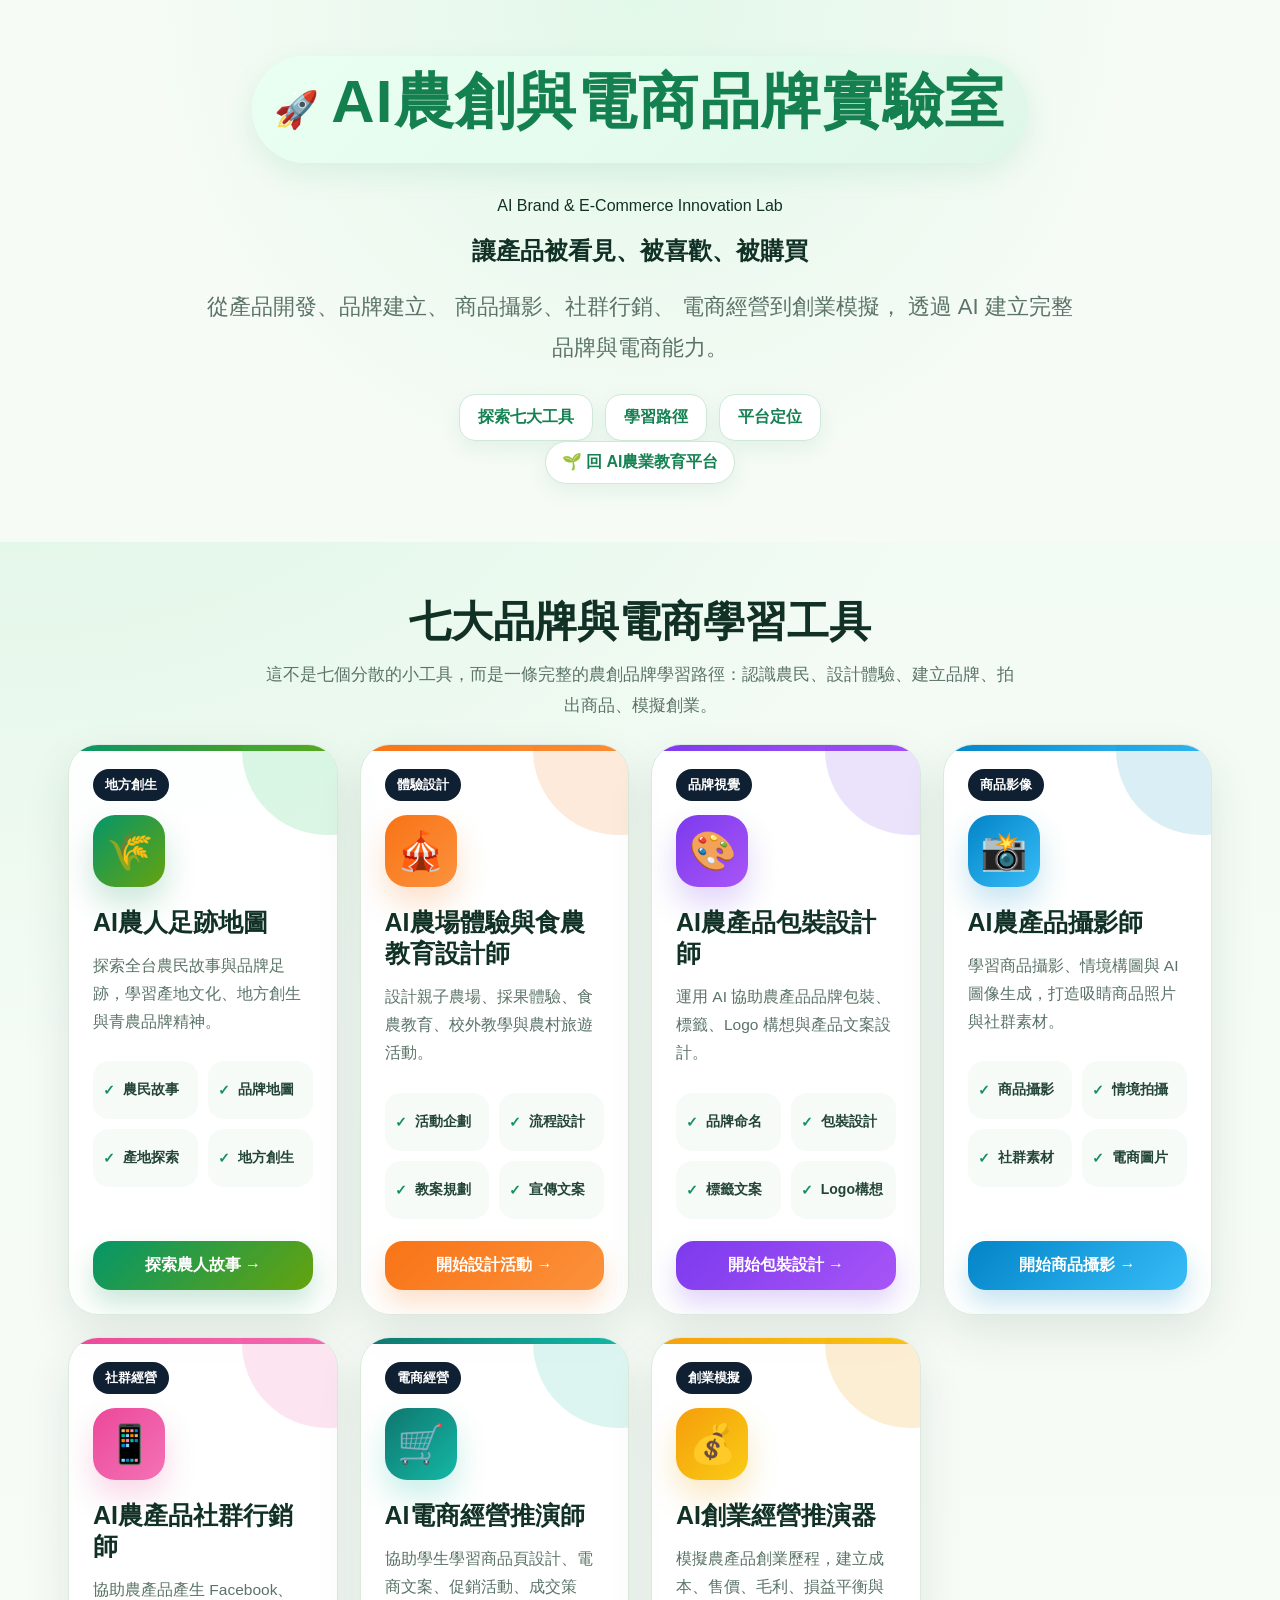
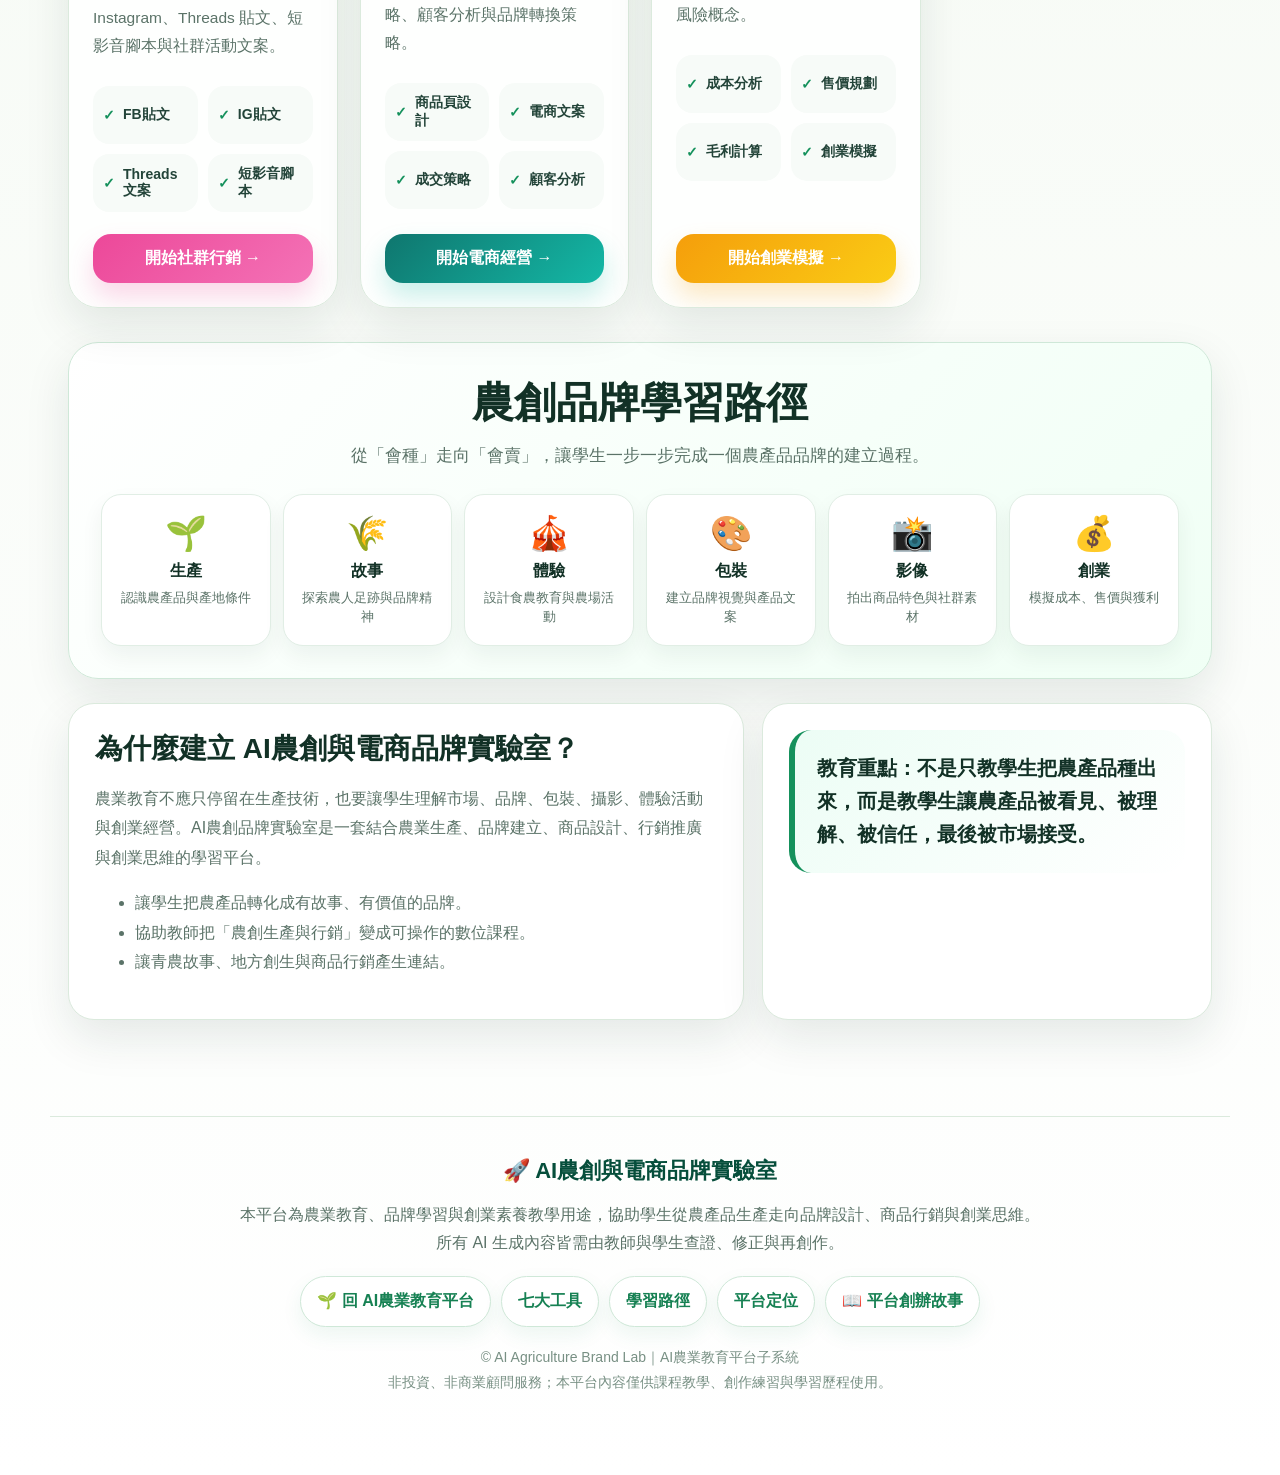
<file: index.html>
<!DOCTYPE html>
<html lang="zh-Hant">
<head>
  <meta charset="UTF-8" />
  <meta name="viewport" content="width=device-width, initial-scale=1.0" />
  <title>AI農創與電商品牌實驗室｜農創生產與行銷 AI 助理</title>
  <meta name="description" content="AI農創品牌實驗室，協助學生從農人故事、農場體驗、農產品包裝、商品攝影到創業模擬，完成農創品牌學習路徑。" />
  <style>
    :root{--bg:#f7fbf6;--card:#ffffff;--ink:#123126;--muted:#5b7368;--green:#15915c;--green2:#e5f8ec;--line:#dbeadd;--shadow:0 18px 45px rgba(18,49,38,.10)}
    *{box-sizing:border-box}body{margin:0;font-family:-apple-system,BlinkMacSystemFont,"Segoe UI","Noto Sans TC",Arial,sans-serif;color:var(--ink);background:radial-gradient(circle at top left,rgba(34,197,94,.14),transparent 32%),linear-gradient(180deg,#f0fbf3 0%,var(--bg) 48%,#fff 100%)}a{text-decoration:none;color:inherit}
    header{text-align:center;padding:56px 20px 40px;background:radial-gradient(circle at top,#e2f8e9 0%,#f7fbf6 64%)}
    .top-actions{max-width:1120px;margin:0 auto 18px;display:flex;justify-content:center;gap:10px;flex-wrap:wrap}.pill-btn{display:inline-flex;align-items:center;justify-content:center;gap:8px;padding:10px 16px;border-radius:999px;border:1px solid #cfe8d8;background:#fff;color:#168153;font-weight:800;box-shadow:0 8px 20px rgba(21,145,92,.08)}
    .brand-badge{display:inline-flex;align-items:center;gap:12px;padding:12px 22px;border-radius:999px;background:linear-gradient(135deg,#e9fff1,#dff7e9);color:#14804f;font-weight:900;margin-bottom:18px;box-shadow:0 10px 30px rgba(21,145,92,.10)}.brand-badge span{font-size:36px}
    h1{font-size:clamp(34px,6vw,60px);line-height:1.12;margin:0 0 16px;letter-spacing:.02em}.subtitle{max-width:880px;margin:0 auto;color:var(--muted);font-size:clamp(16px,2.4vw,22px);line-height:1.85}.hero-actions{display:flex;justify-content:center;flex-wrap:wrap;gap:12px;margin-top:26px}.hero-actions a{padding:12px 18px;border-radius:16px;background:#fff;color:#168153;border:1px solid #cfe8d8;font-weight:900;box-shadow:0 8px 20px rgba(21,145,92,.08)}
    main{max-width:1180px;margin:0 auto;padding:26px 18px 70px}.section-title{text-align:center;margin:26px 0 22px}.section-title h2{font-size:clamp(28px,4vw,42px);margin:0 0 10px}.section-title p{margin:0 auto;max-width:760px;color:var(--muted);line-height:1.8;font-size:17px}
    .cards{
           display:grid;
           grid-template-columns:repeat(4,1fr);
           gap:22px;
           align-items:stretch;
          }
    @media(max-width:1200px){
    .cards{grid-template-columns:repeat(3,1fr)}
          }
    @media(max-width:900px){
     .cards{grid-template-columns:repeat(2,1fr)}
          }

@media(max-width:680px){.cards{grid-template-columns:1fr}header{padding-top:38px}}
    .tool-card{position:relative;overflow:hidden;min-height:520px;border-radius:30px;background:rgba(255,255,255,.92);border:1px solid var(--line);box-shadow:var(--shadow);padding:24px;display:flex;flex-direction:column;transition:.25s ease}.tool-card:hover{transform:translateY(-5px);box-shadow:0 24px 55px rgba(18,49,38,.14)}.tool-card::before{content:"";position:absolute;top:0;left:0;right:0;height:6px;background:var(--accent)}.tool-card::after{content:"";position:absolute;width:170px;height:170px;right:-75px;top:-80px;border-radius:50%;background:var(--soft);z-index:0}.tool-content{position:relative;z-index:1;display:flex;flex-direction:column;height:100%}
    .icon{width:72px;height:72px;border-radius:22px;display:grid;place-items:center;font-size:38px;background:var(--accent);color:#fff;box-shadow:0 16px 30px var(--glow);margin-bottom:20px}.tag{display:inline-flex;align-self:flex-start;padding:7px 12px;border-radius:999px;background:#102033;color:white;font-weight:900;font-size:13px;margin-bottom:14px}.tool-card h3{font-size:25px;line-height:1.25;margin:0 0 14px}.tool-card p{color:var(--muted);line-height:1.8;margin:0 0 18px;font-size:15.5px}
    .features{display:grid;grid-template-columns:1fr 1fr;gap:10px;margin:8px 0 22px}.feature{min-height:58px;display:flex;align-items:center;gap:8px;padding:10px;border-radius:16px;background:#f7fbf8;color:#234439;font-weight:800;font-size:14px}.feature::before{content:"✓";color:var(--green);font-weight:900}.card-btn{margin-top:auto;display:flex;justify-content:center;align-items:center;gap:10px;padding:14px 16px;border-radius:18px;background:var(--accent);color:white;font-weight:900;box-shadow:0 14px 26px var(--glow)}
    .green{--accent:linear-gradient(135deg,#059669,#65a30d);--soft:rgba(34,197,94,.16);--glow:rgba(21,145,92,.22)}.orange{--accent:linear-gradient(135deg,#f97316,#fb923c);--soft:rgba(249,115,22,.15);--glow:rgba(249,115,22,.22)}.purple{--accent:linear-gradient(135deg,#7c3aed,#a855f7);--soft:rgba(124,58,237,.14);--glow:rgba(124,58,237,.22)}.blue{--accent:linear-gradient(135deg,#0284c7,#38bdf8);--soft:rgba(2,132,199,.14);--glow:rgba(2,132,199,.22)}
    .gold{--accent:linear-gradient(135deg,#f59e0b,#facc15);--soft:rgba(245,158,11,.18);--glow:rgba(245,158,11,.24)}

    .pink{
      --accent:linear-gradient(135deg,#ec4899,#f472b6);
      --soft:rgba(236,72,153,.14);
      --glow:rgba(236,72,153,.22);
    }
    .teal{
      --accent:linear-gradient(135deg,#0f766e,#14b8a6);
      --soft:rgba(20,184,166,.14);
      --glow:rgba(20,184,166,.22);
    }
    .coming-soon{
       opacity:.9;
    }
    .coming-soon .card-btn{
      background:#e5e7eb;
      color:#475569;
      box-shadow:none;
      cursor:not-allowed;
    }

    

    .learning-path{margin-top:34px;background:linear-gradient(135deg,#ffffff,#f0fff5);border:1px solid #cfe8d8;border-radius:30px;padding:32px;box-shadow:var(--shadow)}.path-grid{display:grid;grid-template-columns:repeat(6,1fr);gap:12px;margin-top:22px}@media(max-width:900px){.path-grid{grid-template-columns:1fr 1fr}}@media(max-width:520px){.path-grid{grid-template-columns:1fr}}.path-step{background:#fff;border:1px solid #e1eee5;border-radius:20px;padding:18px 14px;text-align:center;box-shadow:0 10px 22px rgba(18,49,38,.06)}.path-step .emoji{font-size:34px;margin-bottom:8px}.path-step strong{display:block;font-size:16px;margin-bottom:6px}.path-step span{font-size:13px;color:var(--muted);line-height:1.5}
    .why{margin-top:24px;display:grid;grid-template-columns:1.2fr .8fr;gap:18px}@media(max-width:900px){.why{grid-template-columns:1fr}}.why-card{background:#fff;border:1px solid var(--line);border-radius:26px;padding:26px;box-shadow:var(--shadow)}.why-card h2{margin:0 0 12px;font-size:28px}.why-card p,.why-card li{color:var(--muted);line-height:1.85}.quote{background:linear-gradient(135deg,#ecfdf5,#fff);border-left:6px solid var(--green);border-radius:22px;padding:22px;font-size:20px;line-height:1.65;font-weight:900}footer{text-align:center;padding:26px 16px 46px;color:var(--muted);line-height:1.8}
  </style>
</head>
<body>
  <header>
    
    <div class="brand-badge"><span>🚀</span><h1>AI農創與電商品牌實驗室</h1> </div>
      <p class="english-title">
         AI Brand & E-Commerce Innovation Lab
      </p>
    <h2>讓產品被看見、被喜歡、被購買</h2>
     <p class="subtitle">從產品開發、品牌建立、
                         商品攝影、社群行銷、
                         電商經營到創業模擬，

                         透過 AI 建立完整品牌與電商能力。</p>
    <div class="hero-actions"><a href="#tools">探索七大工具</a><a href="#path">學習路徑</a><a href="#why">平台定位</a></div>
    <div class="top-actions"><a class="pill-btn" href="https://r91628120.github.io/ai-agri-education/#home">🌱 回 AI農業教育平台</a></div>

  </header>
  <main>
    <section id="tools">
      <div class="section-title"><h2>七大品牌與電商學習工具</h2><p>這不是七個分散的小工具，而是一條完整的農創品牌學習路徑：認識農民、設計體驗、建立品牌、拍出商品、模擬創業。</p></div>
      <div class="cards">
        <article class="tool-card green"><div class="tool-content"><div class="tag">地方創生</div><div class="icon">🌾</div><h3>AI農人足跡地圖</h3><p>探索全台農民故事與品牌足跡，學習產地文化、地方創生與青農品牌精神。</p><div class="features"><div class="feature">農民故事</div><div class="feature">品牌地圖</div><div class="feature">產地探索</div><div class="feature">地方創生</div></div><a class="card-btn" href="map/">探索農人故事 →</a></div></article>
        <article class="tool-card orange"><div class="tool-content"><div class="tag">體驗設計</div><div class="icon">🎪</div><h3>AI農場體驗與食農教育設計師</h3><p>設計親子農場、採果體驗、食農教育、校外教學與農村旅遊活動。</p><div class="features"><div class="feature">活動企劃</div><div class="feature">流程設計</div><div class="feature">教案規劃</div><div class="feature">宣傳文案</div></div><a class="card-btn" href="farm-experience/">開始設計活動 →</a></div></article>
        <article class="tool-card purple"><div class="tool-content"><div class="tag">品牌視覺</div><div class="icon">🎨</div><h3>AI農產品包裝設計師</h3><p>運用 AI 協助農產品品牌包裝、標籤、Logo 構想與產品文案設計。</p><div class="features"><div class="feature">品牌命名</div><div class="feature">包裝設計</div><div class="feature">標籤文案</div><div class="feature">Logo構想</div></div><a class="card-btn" href="packaging-designer/">開始包裝設計 →</a></div></article>
        <article class="tool-card blue">
          <div class="tool-content">
           <div class="tag">商品影像</div>
            <div class="icon">📸</div>
              <h3>AI農產品攝影師</h3>
               <p>學習商品攝影、情境構圖與 AI 圖像生成，打造吸睛商品照片與社群素材。</p>

            <div class="features">
          <div class="feature">商品攝影</div>
        <div class="feature">情境拍攝</div>
      <div class="feature">社群素材</div>
      <div class="feature">電商圖片</div>
    </div>

    <a class="card-btn" href="product-photographer/">開始商品攝影 →</a>
  </div>
</article>
        
        <article class="tool-card pink">
           <div class="tool-content">
             <div class="tag">社群經營</div>
               <div class="icon">📱</div>
                 <h3>AI農產品社群行銷師</h3>
                   <p>協助農產品產生 Facebook、Instagram、Threads 貼文、短影音腳本與社群活動文案。</p>
            <div class="features">
             <div class="feature">FB貼文</div>
               <div class="feature">IG貼文</div>
               <div class="feature">Threads文案</div>
               <div class="feature">短影音腳本</div>
             </div>
            <a class="card-btn" href="social-media-marketer/">開始社群行銷 →</a>
           </div>
        </article>

        <article class="tool-card teal">
           <div class="tool-content">
              <div class="tag">電商經營</div>
              <div class="icon">🛒</div>
                <h3>AI電商經營推演師</h3>
                <p>協助學生學習商品頁設計、電商文案、促銷活動、成交策略、顧客分析與品牌轉換策略。</p>
                 <div class="features">
                 <div class="feature">商品頁設計</div>
                 <div class="feature">電商文案</div>
                 <div class="feature">成交策略</div>
              <div class="feature">顧客分析</div>
             </div>
                 <a class="card-btn" href="ecommerce-manager/">
                      開始電商經營 →
                 </a>
           </div>
        </article>
        
        <article class="tool-card gold"><div class="tool-content"><div class="tag">創業模擬</div><div class="icon">💰</div><h3>AI創業經營推演器</h3><p>模擬農產品創業歷程，建立成本、售價、毛利、損益平衡與風險概念。</p><div class="features"><div class="feature">成本分析</div><div class="feature">售價規劃</div><div class="feature">毛利計算</div><div class="feature">創業模擬</div></div><a class="card-btn" href="business-simulator/">開始創業模擬 →</a></div></article>
      </div>
    </section>
    <section class="learning-path" id="path"><div class="section-title" style="margin-top:0"><h2>農創品牌學習路徑</h2><p>從「會種」走向「會賣」，讓學生一步一步完成一個農產品品牌的建立過程。</p></div><div class="path-grid"><div class="path-step"><div class="emoji">🌱</div><strong>生產</strong><span>認識農產品與產地條件</span></div><div class="path-step"><div class="emoji">🌾</div><strong>故事</strong><span>探索農人足跡與品牌精神</span></div><div class="path-step"><div class="emoji">🎪</div><strong>體驗</strong><span>設計食農教育與農場活動</span></div><div class="path-step"><div class="emoji">🎨</div><strong>包裝</strong><span>建立品牌視覺與產品文案</span></div><div class="path-step"><div class="emoji">📸</div><strong>影像</strong><span>拍出商品特色與社群素材</span></div><div class="path-step"><div class="emoji">💰</div><strong>創業</strong><span>模擬成本、售價與獲利</span></div></div></section>
    <section class="why" id="why"><div class="why-card"><h2>為什麼建立 AI農創與電商品牌實驗室？</h2><p>農業教育不應只停留在生產技術，也要讓學生理解市場、品牌、包裝、攝影、體驗活動與創業經營。AI農創品牌實驗室是一套結合農業生產、品牌建立、商品設計、行銷推廣與創業思維的學習平台。</p><ul><li>讓學生把農產品轉化成有故事、有價值的品牌。</li><li>協助教師把「農創生產與行銷」變成可操作的數位課程。</li><li>讓青農故事、地方創生與商品行銷產生連結。</li></ul></div><div class="why-card"><div class="quote">教育重點：不是只教學生把農產品種出來，而是教學生讓農產品被看見、被理解、被信任，最後被市場接受。</div></div></section>
  </main>
  <footer>
  <div style="max-width:1180px;margin:0 auto;padding:34px 20px;border-top:1px solid #dbeadd;">
    <h3 style="margin:0 0 10px;color:#064e3b;font-size:22px;">
      🚀 AI農創與電商品牌實驗室
    </h3>

    <p style="margin:0 auto 18px;max-width:820px;color:#5b7368;line-height:1.8;">
      本平台為農業教育、品牌學習與創業素養教學用途，協助學生從農產品生產走向品牌設計、商品行銷與創業思維。
      所有 AI 生成內容皆需由教師與學生查證、修正與再創作。
    </p>

    <div style="display:flex;justify-content:center;gap:10px;flex-wrap:wrap;margin:18px 0;">
      <a class="pill-btn" href="https://r91628120.github.io/ai-agri-education/#home">🌱 回 AI農業教育平台</a>
      <a class="pill-btn" href="#tools">七大工具</a>
      <a class="pill-btn" href="#path">學習路徑</a>
      <a class="pill-btn" href="#why">平台定位</a>
      <a class="pill-btn" href="https://r91628120.github.io/ai-agri-education/founder.html" >
             📖 平台創辦故事
      </a>
    </div>

    <p style="margin:18px 0 0;color:#789084;font-size:14px;line-height:1.8;">
      © AI Agriculture Brand Lab｜AI農業教育平台子系統<br>
      非投資、非商業顧問服務；本平台內容僅供課程教學、創作練習與學習歷程使用。
    </p>
  </div>
</footer>
</body>
</html>
</file>
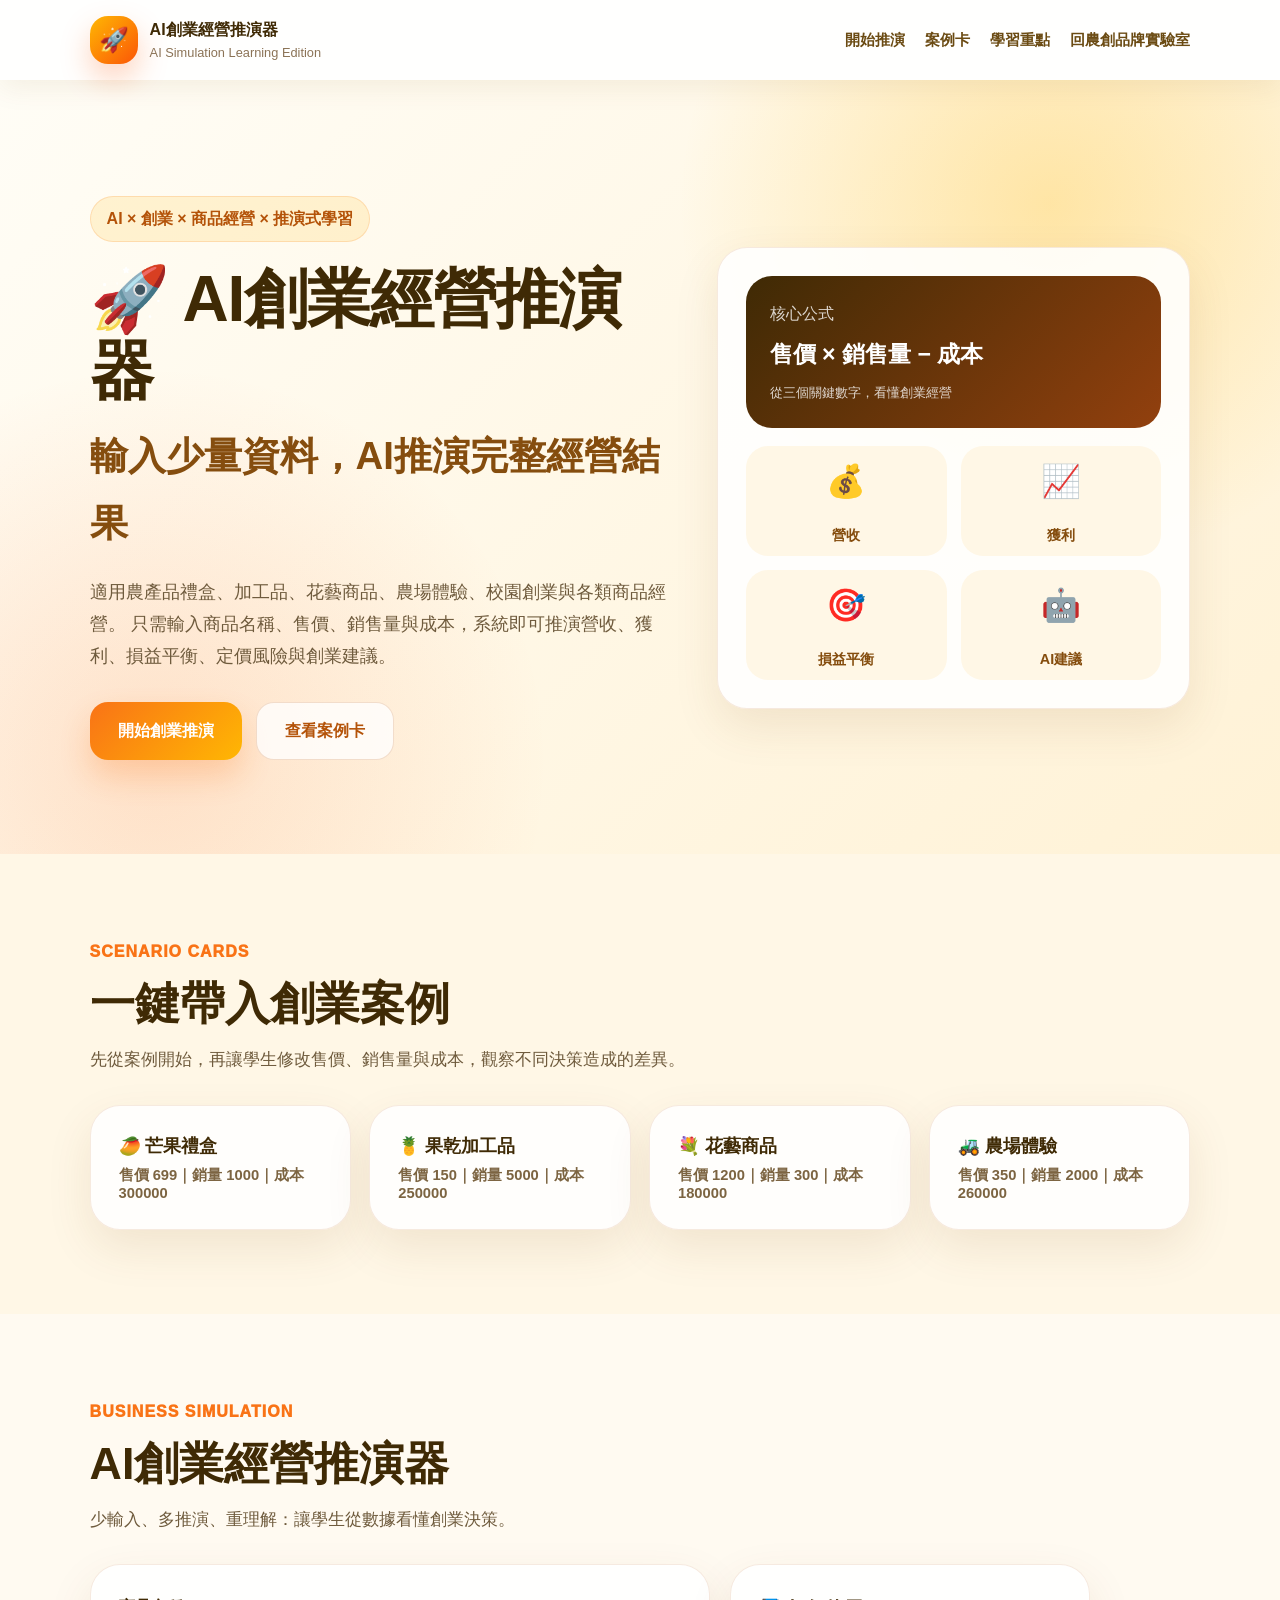
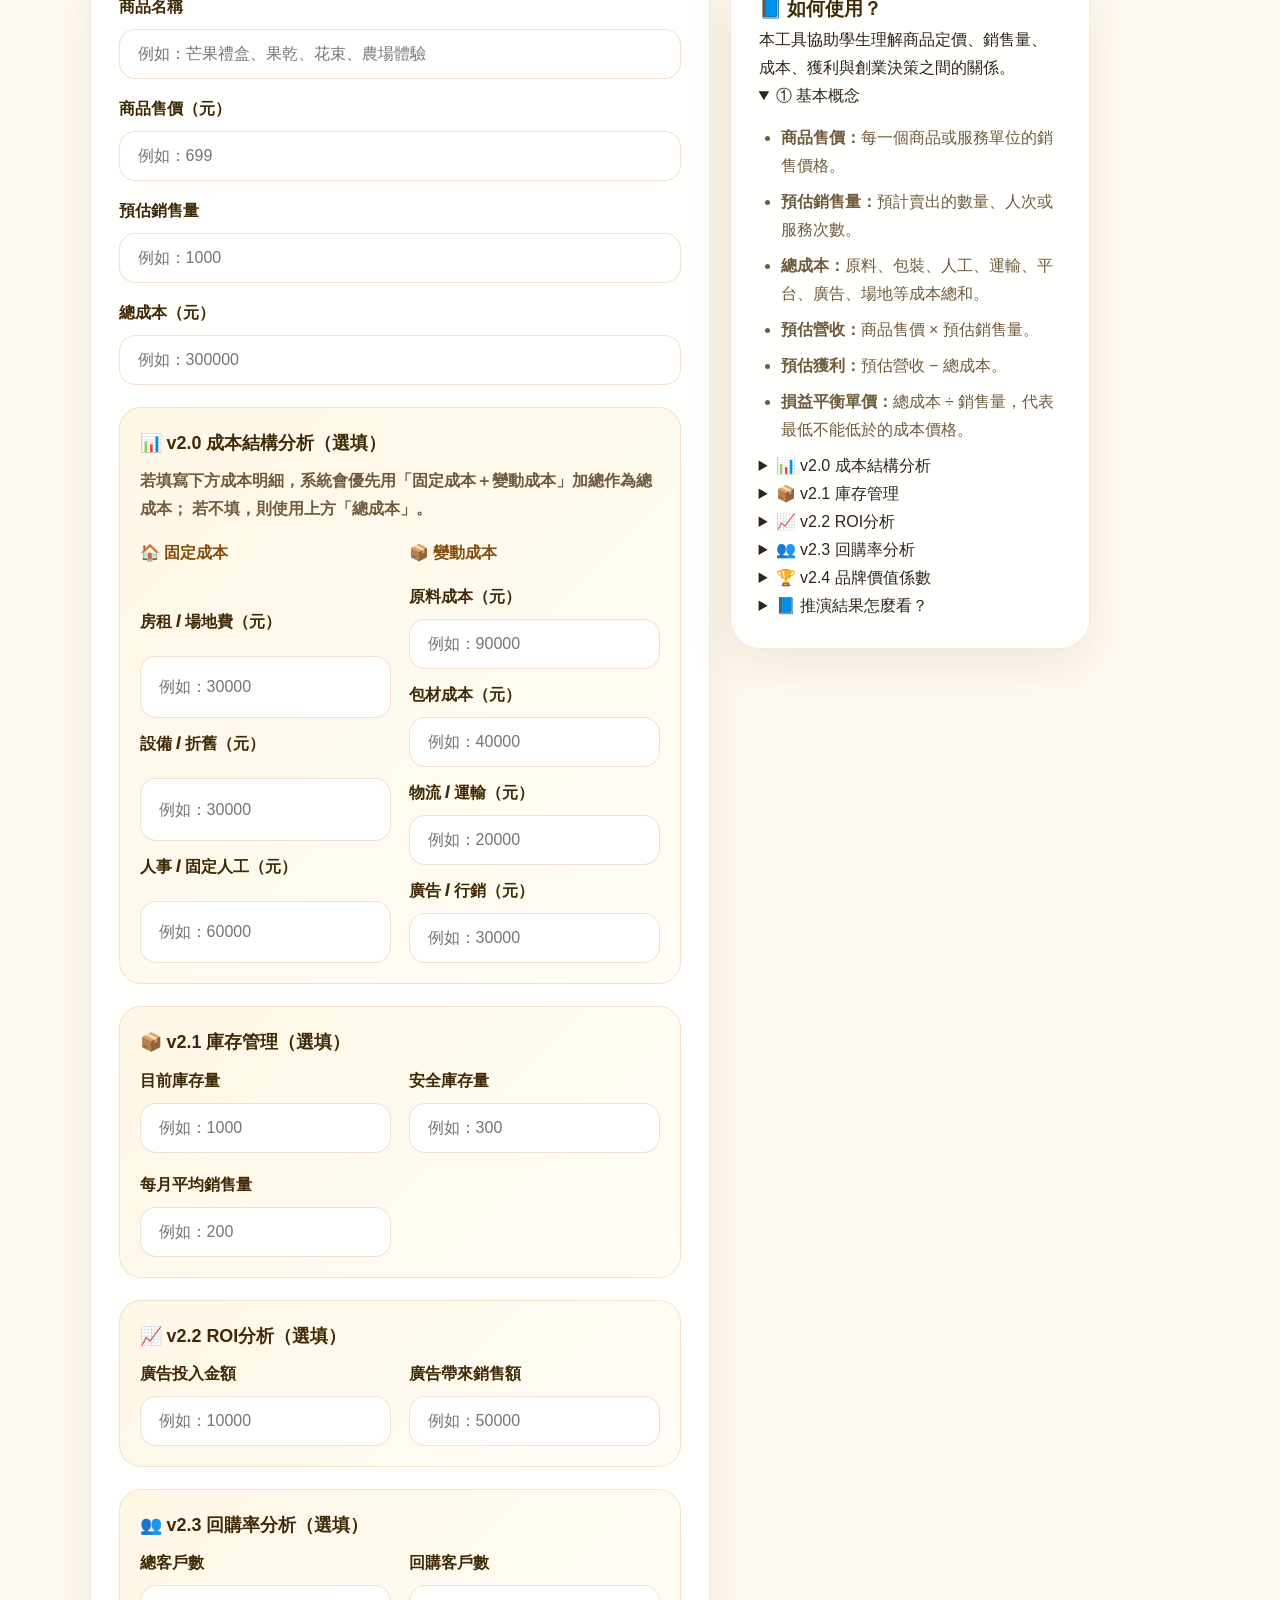
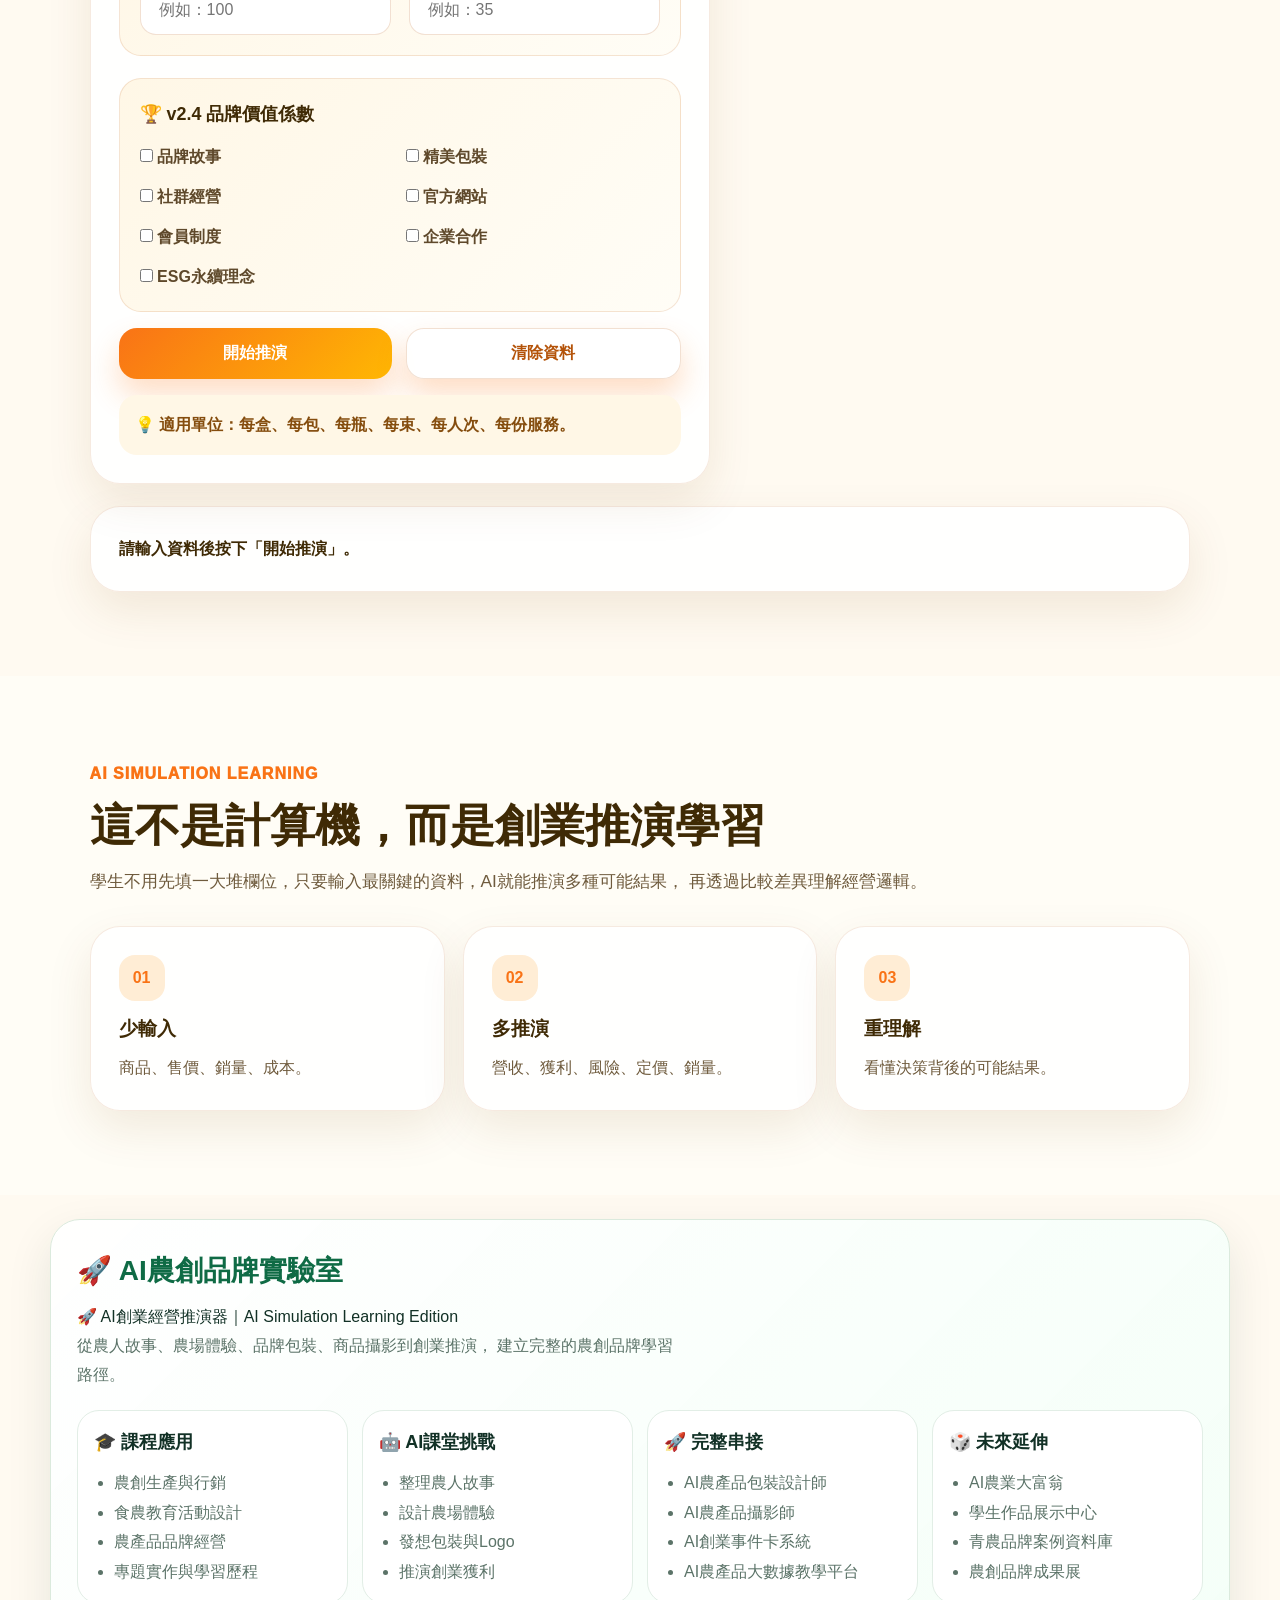
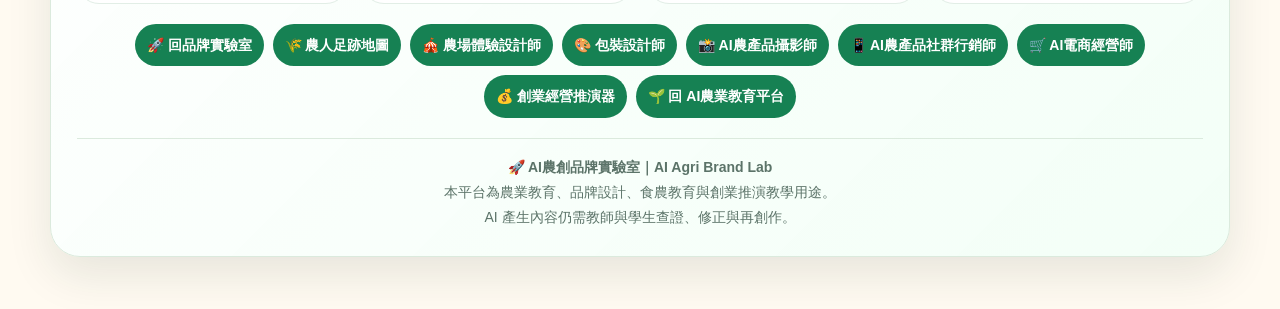
<file: business-simulator/index.html>
<!DOCTYPE html>
<html lang="zh-Hant">
<head>
  <meta charset="UTF-8" />
  <meta name="viewport" content="width=device-width, initial-scale=1.0" />
  <title>AI創業經營推演器｜AI Simulation Learning Edition</title>
  <meta name="description" content="AI創業經營推演器，輸入商品名稱、售價、銷售量與成本，AI自動推演營收、獲利、定價風險、銷售風險、損益平衡點與創業建議。" />
  <meta name="keywords" content="AI創業,經營推演器,AI推演式學習,創業模擬,商品經營,農產品創業,品牌經營" />
  <link rel="stylesheet" href="style.css?v=3.1" />
</head>

<body>
  <header class="site-header">
    <a href="../index.html" class="brand">
      <span class="brand-icon">🚀</span>
      <span>
        <strong>AI創業經營推演器</strong>
        <small>AI Simulation Learning Edition</small>
      </span>
    </a>

    <nav class="nav">
      <a href="#simulator">開始推演</a>
      <a href="#cases">案例卡</a>
      <a href="#learning">學習重點</a>
      <a href="../index.html">回農創品牌實驗室</a>
    </nav>
  </header>

  <main>
    <section class="hero">
      <div class="hero-content">
        <span class="eyebrow">AI × 創業 × 商品經營 × 推演式學習</span>
        <h1>🚀 AI創業經營推演器</h1>
        <h2>輸入少量資料，AI推演完整經營結果</h2>
        <p>
          適用農產品禮盒、加工品、花藝商品、農場體驗、校園創業與各類商品經營。
          只需輸入商品名稱、售價、銷售量與成本，系統即可推演營收、獲利、損益平衡、定價風險與創業建議。
        </p>
        <div class="hero-actions">
          <a class="btn primary" href="#simulator">開始創業推演</a>
          <a class="btn secondary" href="#cases">查看案例卡</a>
        </div>
      </div>

      <div class="hero-panel">
        <div class="panel-card main-profit">
          <span>核心公式</span>
          <strong>售價 × 銷售量 − 成本</strong>
          <small>從三個關鍵數字，看懂創業經營</small>
        </div>
        <div class="panel-grid">
          <div>💰<span>營收</span></div>
          <div>📈<span>獲利</span></div>
          <div>🎯<span>損益平衡</span></div>
          <div>🤖<span>AI建議</span></div>
        </div>
      </div>
    </section>

    <section id="cases" class="section soft">
      <div class="section-heading">
        <span>Scenario Cards</span>
        <h2>一鍵帶入創業案例</h2>
        <p>先從案例開始，再讓學生修改售價、銷售量與成本，觀察不同決策造成的差異。</p>
      </div>

      <div class="case-grid">
        <button class="case-card" onclick="loadCase('mangoBox')">
          <strong>🥭 芒果禮盒</strong>
          <span>售價 699｜銷量 1000｜成本 300000</span>
        </button>
        <button class="case-card" onclick="loadCase('driedFruit')">
          <strong>🍍 果乾加工品</strong>
          <span>售價 150｜銷量 5000｜成本 250000</span>
        </button>
        <button class="case-card" onclick="loadCase('flower')">
          <strong>💐 花藝商品</strong>
          <span>售價 1200｜銷量 300｜成本 180000</span>
        </button>
        <button class="case-card" onclick="loadCase('farmTour')">
          <strong>🚜 農場體驗</strong>
          <span>售價 350｜銷量 2000｜成本 260000</span>
        </button>
      </div>
    </section>

    <section id="simulator" class="section simulator-section">
      <div class="section-heading">
        <span>Business Simulation</span>
        <h2>AI創業經營推演器</h2>
        <p>少輸入、多推演、重理解：讓學生從數據看懂創業決策。</p>
      </div>

      <div class="simulator-layout">
        <div class="input-card">
          <div class="input-group">
            <label for="productInput">商品名稱</label>
            <input id="productInput" type="text" placeholder="例如：芒果禮盒、果乾、花束、農場體驗" />
          </div>

          <div class="input-group">
            <label for="priceInput">商品售價（元）</label>
            <input id="priceInput" type="number" placeholder="例如：699" />
          </div>

          <div class="input-group">
            <label for="quantityInput">預估銷售量</label>
            <input id="quantityInput" type="number" placeholder="例如：1000" />
          </div>

          <div class="input-group">
            <label for="costInput">總成本（元）</label>
            <input id="costInput" type="number" placeholder="例如：300000" />
          </div>

      <div class="cost-structure-box">
           <h3>📊 v2.0 成本結構分析（選填）</h3>
             <p>
                若填寫下方成本明細，系統會優先用「固定成本＋變動成本」加總作為總成本；
                 若不填，則使用上方「總成本」。
             </p>

        <div class="cost-grid">
           <div class="cost-column">
               <h4>🏠 固定成本</h4>

          <div class="input-group">
            <label for="rentInput">房租 / 場地費（元）</label>
            <input id="rentInput" type="number" placeholder="例如：30000" />
          </div>

          <div class="input-group">
            <label for="equipmentInput">設備 / 折舊（元）</label>
            <input id="equipmentInput" type="number" placeholder="例如：30000" />
          </div>

          <div class="input-group">
            <label for="laborInput">人事 / 固定人工（元）</label>
            <input id="laborInput" type="number" placeholder="例如：60000" />
          </div>
        </div>

        <div class="cost-column">
          <h4>📦 變動成本</h4>

           <div class="input-group">
             <label for="materialInput">原料成本（元）</label>
             <input id="materialInput" type="number" placeholder="例如：90000" />
           </div>

           <div class="input-group">
            <label for="packagingInput">包材成本（元）</label>
            <input id="packagingInput" type="number" placeholder="例如：40000" />
           </div>

           <div class="input-group">
            <label for="logisticsInput">物流 / 運輸（元）</label>
            <input id="logisticsInput" type="number" placeholder="例如：20000" />
           </div>

          <div class="input-group">
            <label for="marketingInput">廣告 / 行銷（元）</label>
            <input id="marketingInput" type="number" placeholder="例如：30000" />
          </div>
        </div>
      </div>
    </div>

            <!-- 📦 v2.1 庫存管理 -->

    <div class="cost-structure-box">
         <h3>📦 v2.1 庫存管理（選填）</h3>

         <div class="cost-grid">

         <div class="input-group">
            <label>目前庫存量</label>
           <input id="inventoryInput" type="number" placeholder="例如：1000">
         </div>

         <div class="input-group">
            <label>安全庫存量</label>
            <input id="safeInventoryInput" type="number" placeholder="例如：300">
         </div>

        <div class="input-group">
          <label>每月平均銷售量</label>
          <input id="monthlySalesInput" type="number" placeholder="例如：200">
        </div>

       </div>
     </div>

            <!-- ROI -->

    <div class="cost-structure-box">
        <h3>📈 v2.2 ROI分析（選填）</h3>

      <div class="cost-grid">

        <div class="input-group">
          <label>廣告投入金額</label>
          <input id="adCostInput" type="number" placeholder="例如：10000">
        </div>

        <div class="input-group">
           <label>廣告帶來銷售額</label>
           <input id="adRevenueInput" type="number" placeholder="例如：50000">
        </div>

      </div>
    </div>

          <!-- 回購率 -->

    <div class="cost-structure-box">
         <h3>👥 v2.3 回購率分析（選填）</h3>

        <div class="cost-grid">

         <div class="input-group">
            <label>總客戶數</label>
           <input id="customerInput" type="number" placeholder="例如：100">
        </div>

         <div class="input-group">
            <label>回購客戶數</label>
            <input id="repeatCustomerInput" type="number" placeholder="例如：35">
         </div>
        </div>

    </div>

          <!-- 品牌價值 -->

    <div class="cost-structure-box">
          <h3>🏆 v2.4 品牌價值係數</h3>

    <div class="brand-check-grid">

        <label><input type="checkbox" id="brandStory"> 品牌故事</label>

        <label><input type="checkbox" id="packageDesign"> 精美包裝</label>

        <label><input type="checkbox" id="socialMedia"> 社群經營</label>

        <label><input type="checkbox" id="website"> 官方網站</label>

        <label><input type="checkbox" id="membership"> 會員制度</label>

        <label><input type="checkbox" id="businessPartner"> 企業合作</label>

        <label><input type="checkbox" id="esg"> ESG永續理念</label>

      </div>
    </div>   


          <div class="button-row">
            <button onclick="calculateBusiness()">開始推演</button>
            <button class="clear-btn" onclick="clearBusiness()">清除資料</button>
          </div>

          <div class="hint-box">
            💡 適用單位：每盒、每包、每瓶、每束、每人次、每份服務。
          </div>
        </div>

      <aside class="guide-card">
         <h3>📘 如何使用？</h3>
         <p>本工具協助學生理解商品定價、銷售量、成本、獲利與創業決策之間的關係。</p>

      <details open>
        <summary>① 基本概念</summary>
       <ul>
          <li><strong>商品售價：</strong>每一個商品或服務單位的銷售價格。</li>
          <li><strong>預估銷售量：</strong>預計賣出的數量、人次或服務次數。</li>
          <li><strong>總成本：</strong>原料、包裝、人工、運輸、平台、廣告、場地等成本總和。</li>
          <li><strong>預估營收：</strong>商品售價 × 預估銷售量。</li>
          <li><strong>預估獲利：</strong>預估營收 − 總成本。</li>
          <li><strong>損益平衡單價：</strong>總成本 ÷ 銷售量，代表最低不能低於的成本價格。</li>
       </ul>
      </details>

      <details>
         <summary>📊 v2.0 成本結構分析</summary>
       <ul>
         <li><strong>固定成本：</strong>不論賣多少都會發生的成本，例如房租、設備、人事。</li>
         <li><strong>變動成本：</strong>賣越多就越高的成本，例如原料、包材、物流、廣告。</li>
         <li><strong>成本佔比：</strong>用來觀察固定成本與變動成本誰比較高，判斷經營風險。</li>
       </ul>
      </details>

      <details>
        <summary>📦 v2.1 庫存管理</summary>
       <ul>
         <li><strong>目前庫存量：</strong>目前手上還有多少商品可賣。</li>
         <li><strong>安全庫存量：</strong>避免缺貨所需保留的最低庫存。</li>
         <li><strong>每月平均銷售量：</strong>每個月大約能賣出的數量。</li>
         <li><strong>庫存可支撐月數：</strong>目前庫存量 ÷ 每月平均銷售量。</li>
       </ul>
      </details>

      <details>
        <summary>📈 v2.2 ROI分析</summary>
       <ul>
         <li><strong>ROI：</strong>投資報酬率，用來判斷廣告投入是否有效。</li>
         <li><strong>公式：</strong>ROI =（廣告帶來銷售額 − 廣告投入金額）÷ 廣告投入金額 × 100%。</li>
         <li><strong>意義：</strong>ROI 越高，代表廣告越有效；ROI 太低，代表需要調整行銷策略。</li>
       </ul>
      </details>

      <details>
        <summary>👥 v2.3 回購率分析</summary>
       <ul>
         <li><strong>總客戶數：</strong>購買過商品或服務的客戶總人數。</li>
         <li><strong>回購客戶數：</strong>再次購買的客戶人數。</li>
         <li><strong>回購率：</strong>回購客戶數 ÷ 總客戶數 × 100%。</li>
         <li><strong>意義：</strong>回購率越高，代表顧客越喜歡產品，品牌忠誠度越好。</li>
       </ul>
      </details>

      <details>
         <summary>🏆 v2.4 品牌價值係數</summary>
        <ul>
         <li><strong>品牌故事：</strong>讓商品有情感與記憶點。</li>
         <li><strong>精美包裝：</strong>提升商品質感與送禮價值。</li>
         <li><strong>社群經營：</strong>增加曝光與顧客互動。</li>
         <li><strong>官方網站：</strong>提升信任感與品牌專業度。</li>
         <li><strong>會員制度：</strong>提高回購與顧客黏著度。</li>
         <li><strong>企業合作：</strong>增加團購、通路與穩定訂單。</li>
         <li><strong>ESG永續理念：</strong>提升品牌形象與社會價值。</li>
        </ul>
      </details>

      <details>
         <summary>📘 推演結果怎麼看？</summary>
        <ul>
         <li><strong>② 定價敏感度分析：</strong>觀察售價上升或下降後，營收與獲利如何改變。</li>
         <li><strong>③ 銷售量風險分析：</strong>模擬銷量減少或增加時，獲利是否仍安全。</li>
         <li><strong>④ 損益平衡分析：</strong>找出最低售價與最低銷售量，避免虧損。</li>
         <li><strong>⑤ 成本結構分析：</strong>判斷固定成本與變動成本比例，理解成本風險。</li>
         <li><strong>⑥ 庫存管理分析：</strong>判斷是否可能缺貨、正常或滯銷。</li>
         <li><strong>⑦ ROI分析：</strong>判斷廣告投資是否值得繼續。</li>
         <li><strong>⑧ 回購率分析：</strong>判斷顧客是否願意再次購買。</li>
         <li><strong>⑨ 品牌價值係數：</strong>判斷商品是否具備品牌溢價能力。</li>
        </ul>
      </details>
    </aside>

    </div>

      <div id="result" class="result-box">請輸入資料後按下「開始推演」。</div>
    </section>

    <section id="learning" class="section learning-section">
      <div class="section-heading">
        <span>AI Simulation Learning</span>
        <h2>這不是計算機，而是創業推演學習</h2>
        <p>
          學生不用先填一大堆欄位，只要輸入最關鍵的資料，AI就能推演多種可能結果，
          再透過比較差異理解經營邏輯。
        </p>
      </div>

      <div class="learning-flow">
        <div><strong>01</strong><h3>少輸入</h3><p>商品、售價、銷量、成本。</p></div>
        <div><strong>02</strong><h3>多推演</h3><p>營收、獲利、風險、定價、銷量。</p></div>
        <div><strong>03</strong><h3>重理解</h3><p>看懂決策背後的可能結果。</p></div>
      </div>
    </section>
  </main>

  

   <footer class="site-footer">
  <div class="footer-inner">
    <div class="footer-brand">
      <div>
        <div class="footer-title">🚀 AI農創品牌實驗室</div>

         <p>🚀 AI創業經營推演器｜AI Simulation Learning Edition</p>

        <p class="footer-subtitle">
          從農人故事、農場體驗、品牌包裝、商品攝影到創業推演，
          建立完整的農創品牌學習路徑。
        </p>
      </div>

      
    </div>

    <div class="footer-grid">
      <div class="footer-box">
        <h3>🎓 課程應用</h3>
        <ul>
          <li>農創生產與行銷</li>
          <li>食農教育活動設計</li>
          <li>農產品品牌經營</li>
          <li>專題實作與學習歷程</li>
        </ul>
      </div>

      <div class="footer-box">
        <h3>🤖 AI課堂挑戰</h3>
        <ul>
          <li>整理農人故事</li>
          <li>設計農場體驗</li>
          <li>發想包裝與Logo</li>
          <li>推演創業獲利</li>
        </ul>
      </div>

      <div class="footer-box">
        <h3>🚀 完整串接</h3>
        <ul>
          <li>AI農產品包裝設計師</li>
          <li>AI農產品攝影師</li>
          <li>AI創業事件卡系統</li>
          <li>AI農產品大數據教學平台</li>
        </ul>
      </div>

      <div class="footer-box">
        <h3>🎲 未來延伸</h3>
        <ul>
          <li>AI農業大富翁</li>
          <li>學生作品展示中心</li>
          <li>青農品牌案例資料庫</li>
          <li>農創品牌成果展</li>
        </ul>
      </div>
    </div>

    <div class="footer-links" style="justify-content:center;margin-top:20px;">
      <a class="footer-link" href="../index.html">🚀 回品牌實驗室</a>
      <a class="footer-link" href="../map/">🌾 農人足跡地圖</a>
      <a class="footer-link" href="../farm-experience/">🎪 農場體驗設計師</a>
      <a class="footer-link" href="../packaging-designer/">🎨 包裝設計師</a>
      <a class="footer-link" href="../product-photographer/">📸 AI農產品攝影師</a>
      <a class="footer-link" href="../social-media-marketer/">📱 AI農產品社群行銷師</a>
      <a class="footer-link" href="../ecommerce-manager/">🛒 AI電商經營師</a> 
      <a class="footer-link" href="../business-simulator/">💰 創業經營推演器</a>
      <a class="footer-link" href="https://r91628120.github.io/ai-agri-education/#home">🌱 回 AI農業教育平台</a>
    </div>

    <div class="footer-note">
      <strong>🚀 AI農創品牌實驗室｜AI Agri Brand Lab</strong><br>
      本平台為農業教育、品牌設計、食農教育與創業推演教學用途。<br>
      AI 產生內容仍需教師與學生查證、修正與再創作。
    </div>
  </div>
</footer>

  <script src="script.js?v=3.1"></script>
</body>
</html>
</file>
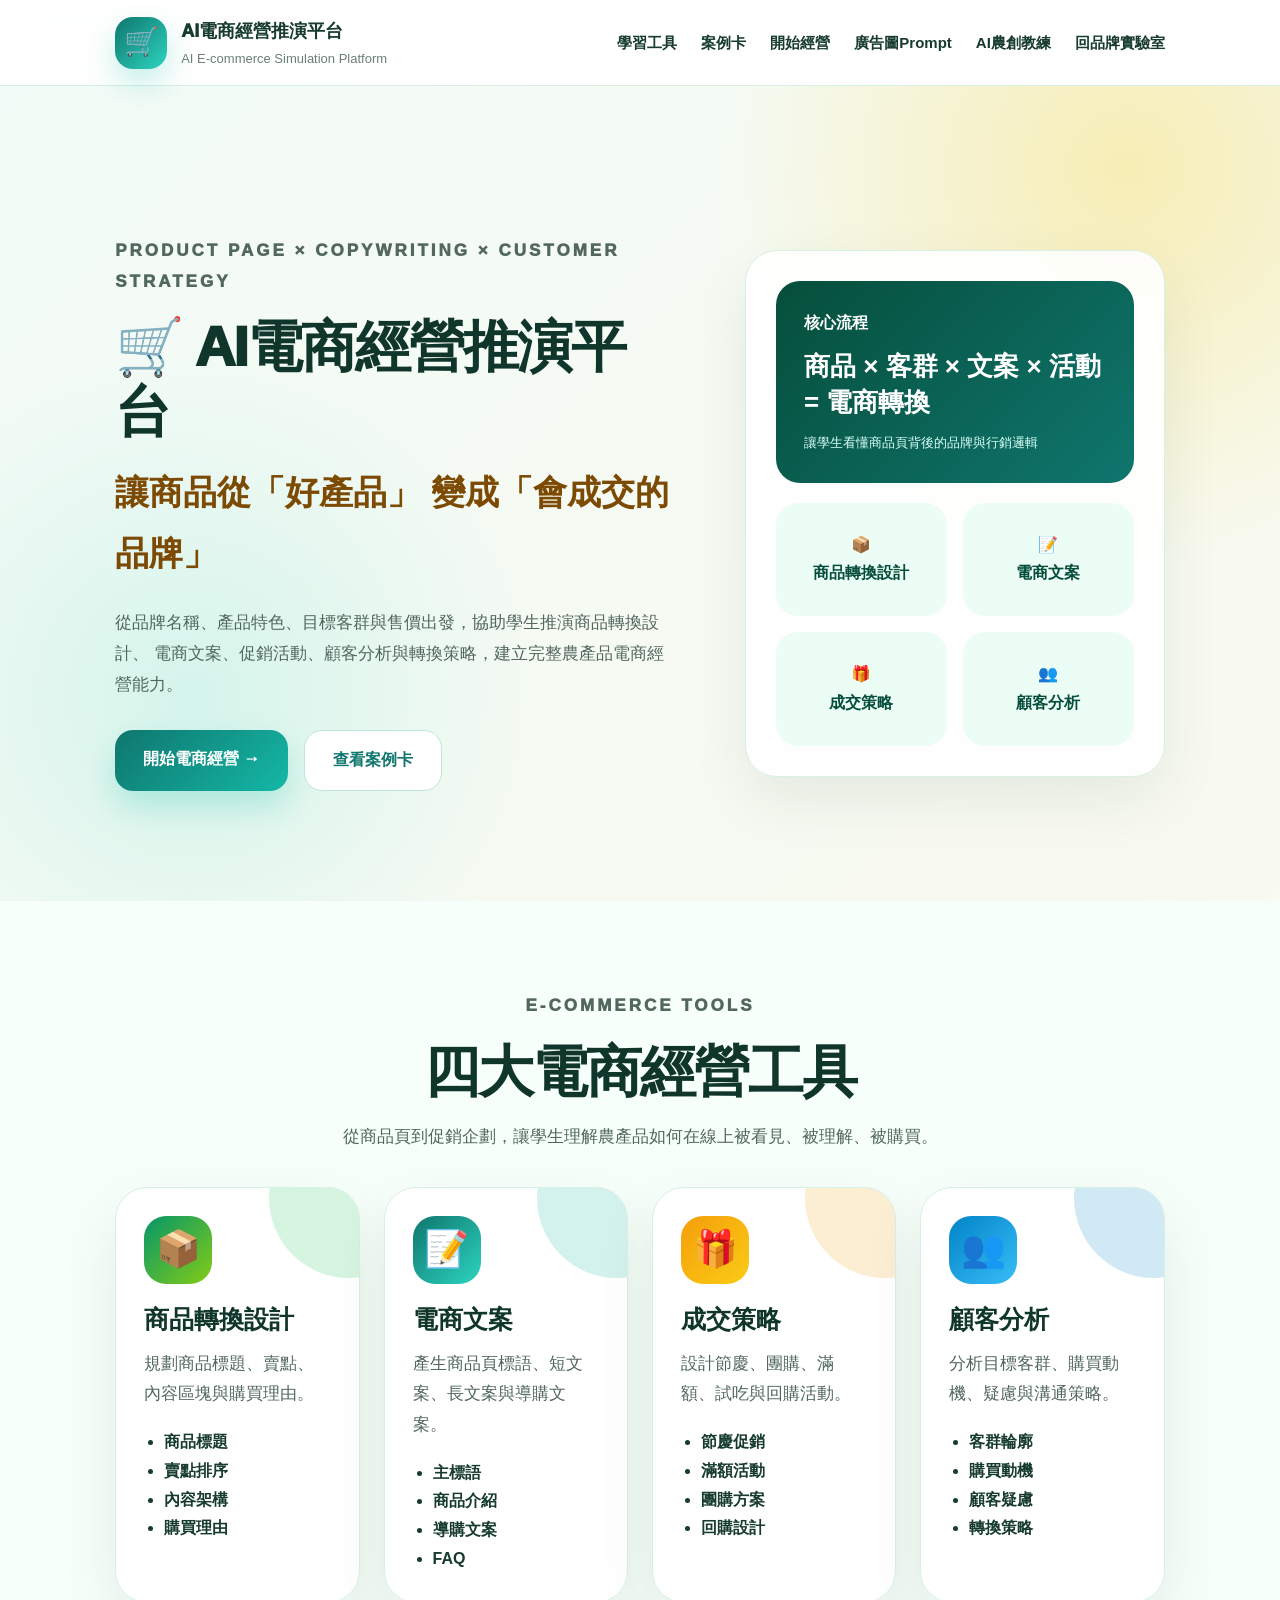
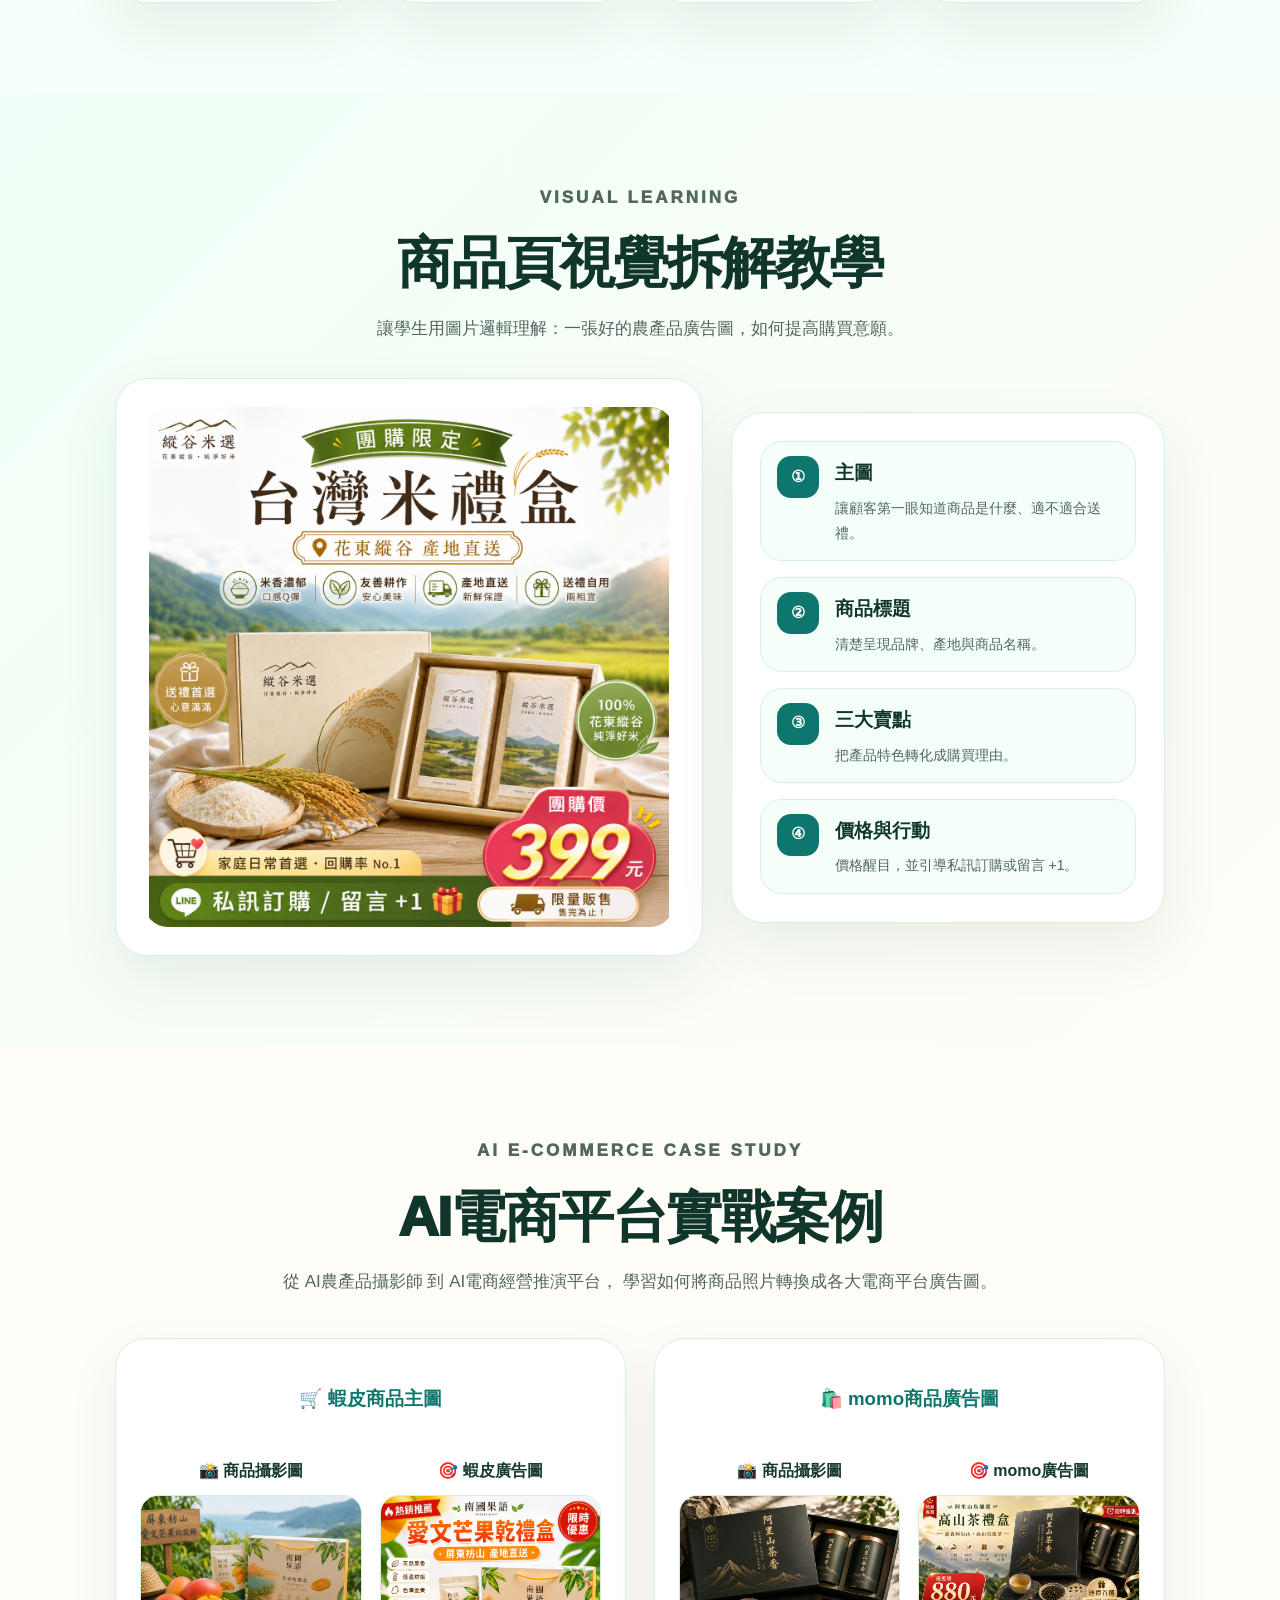
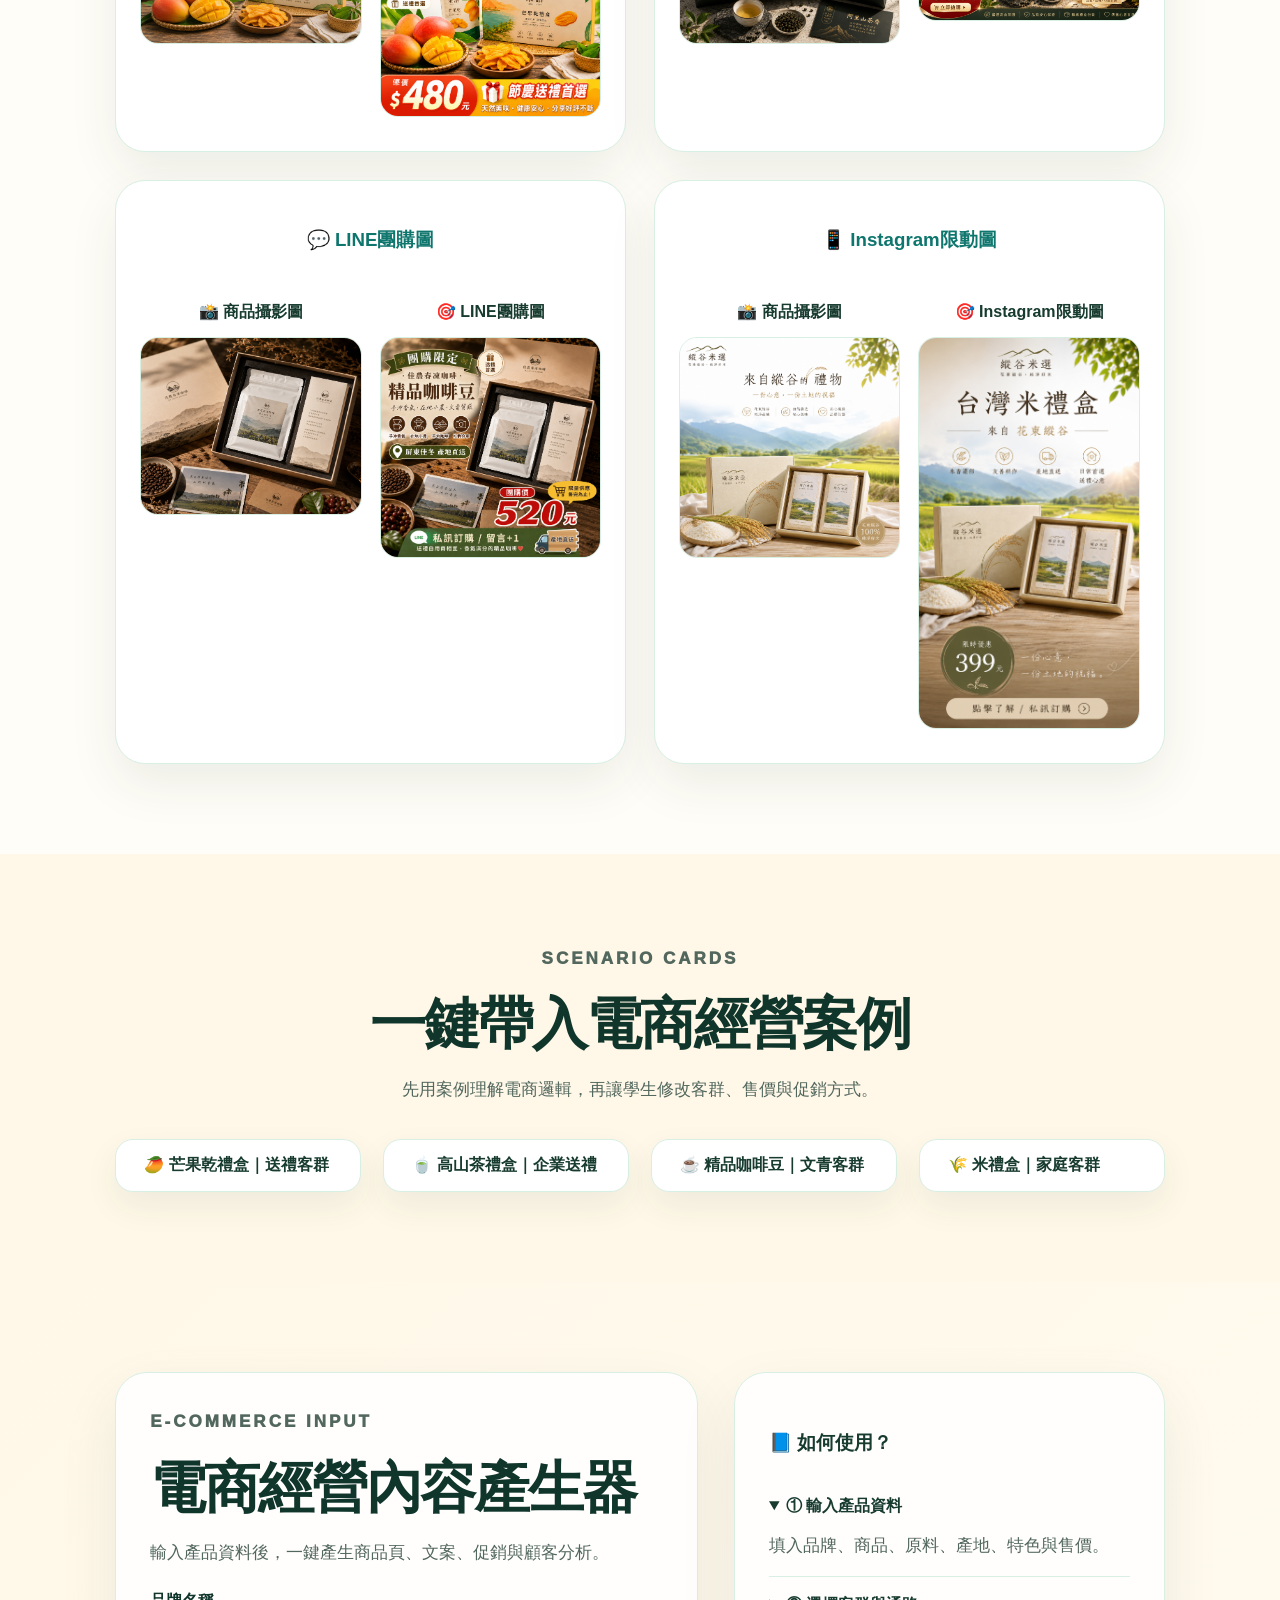
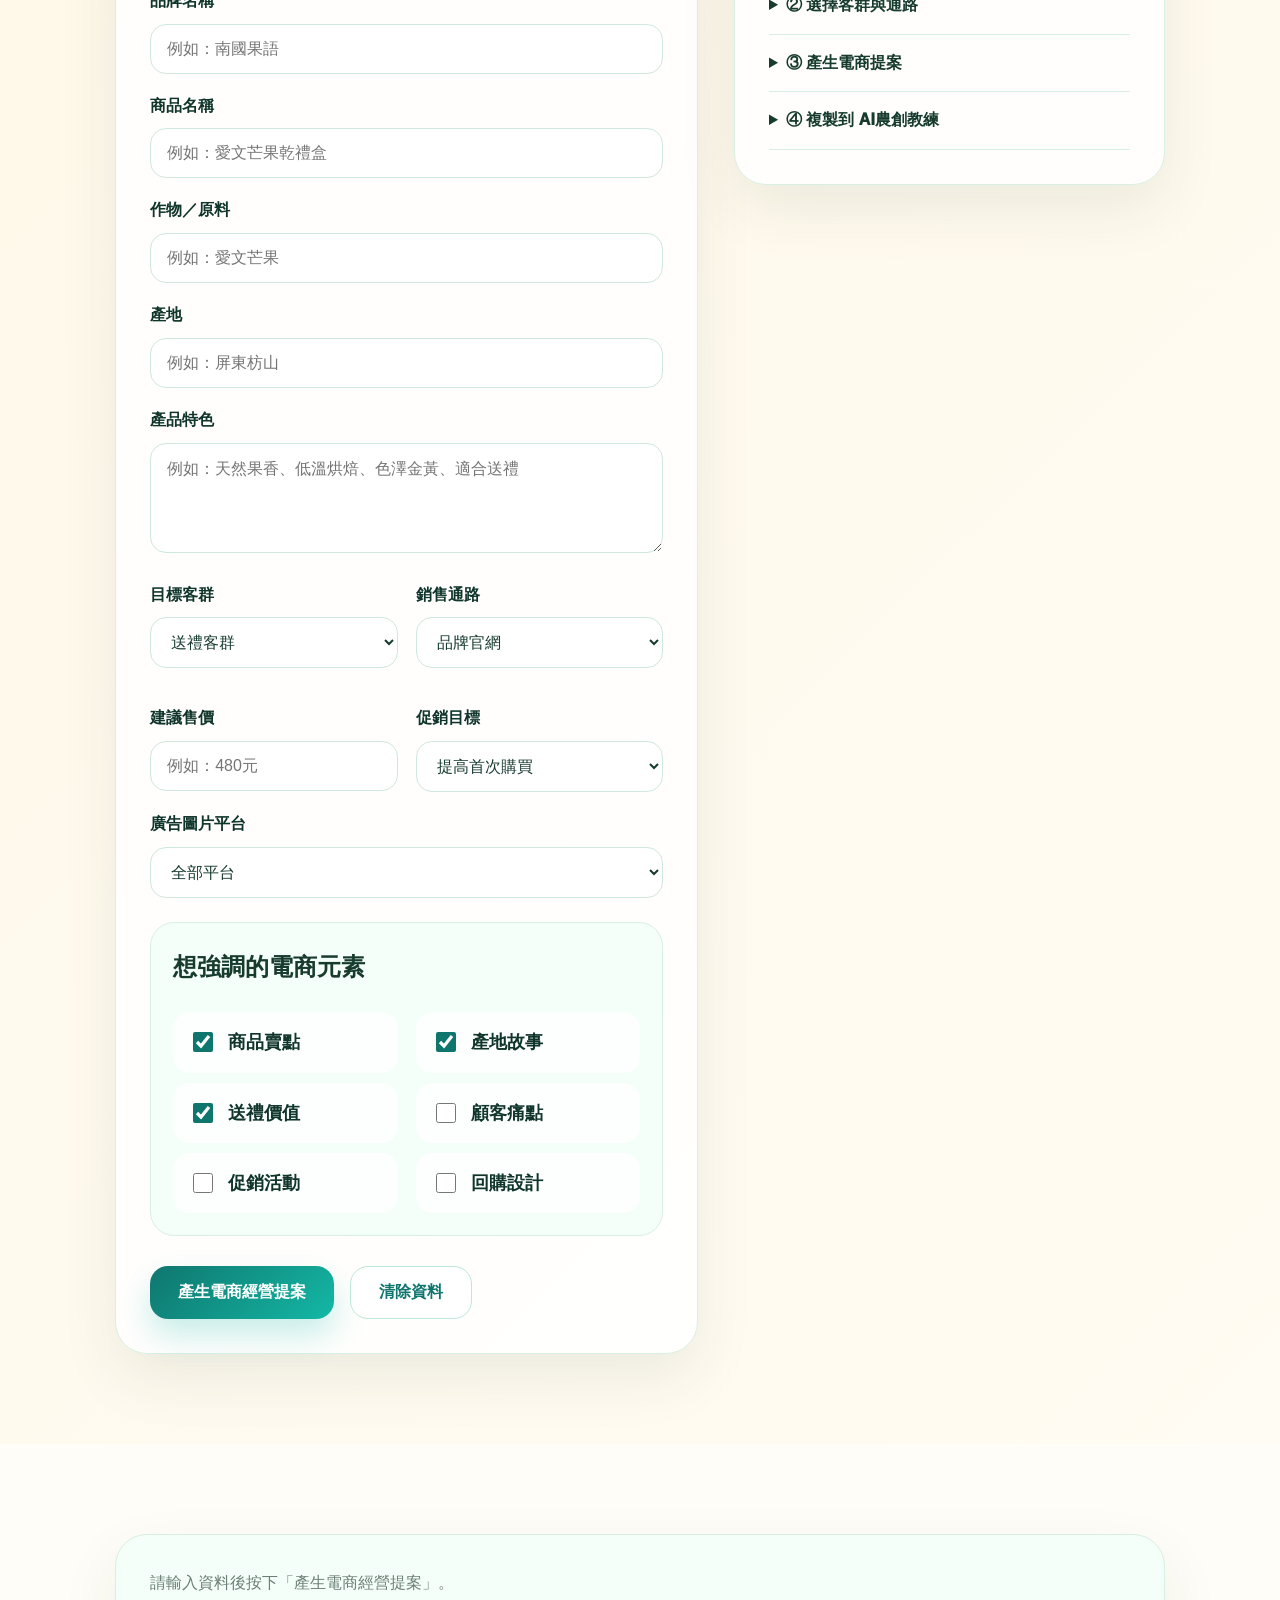
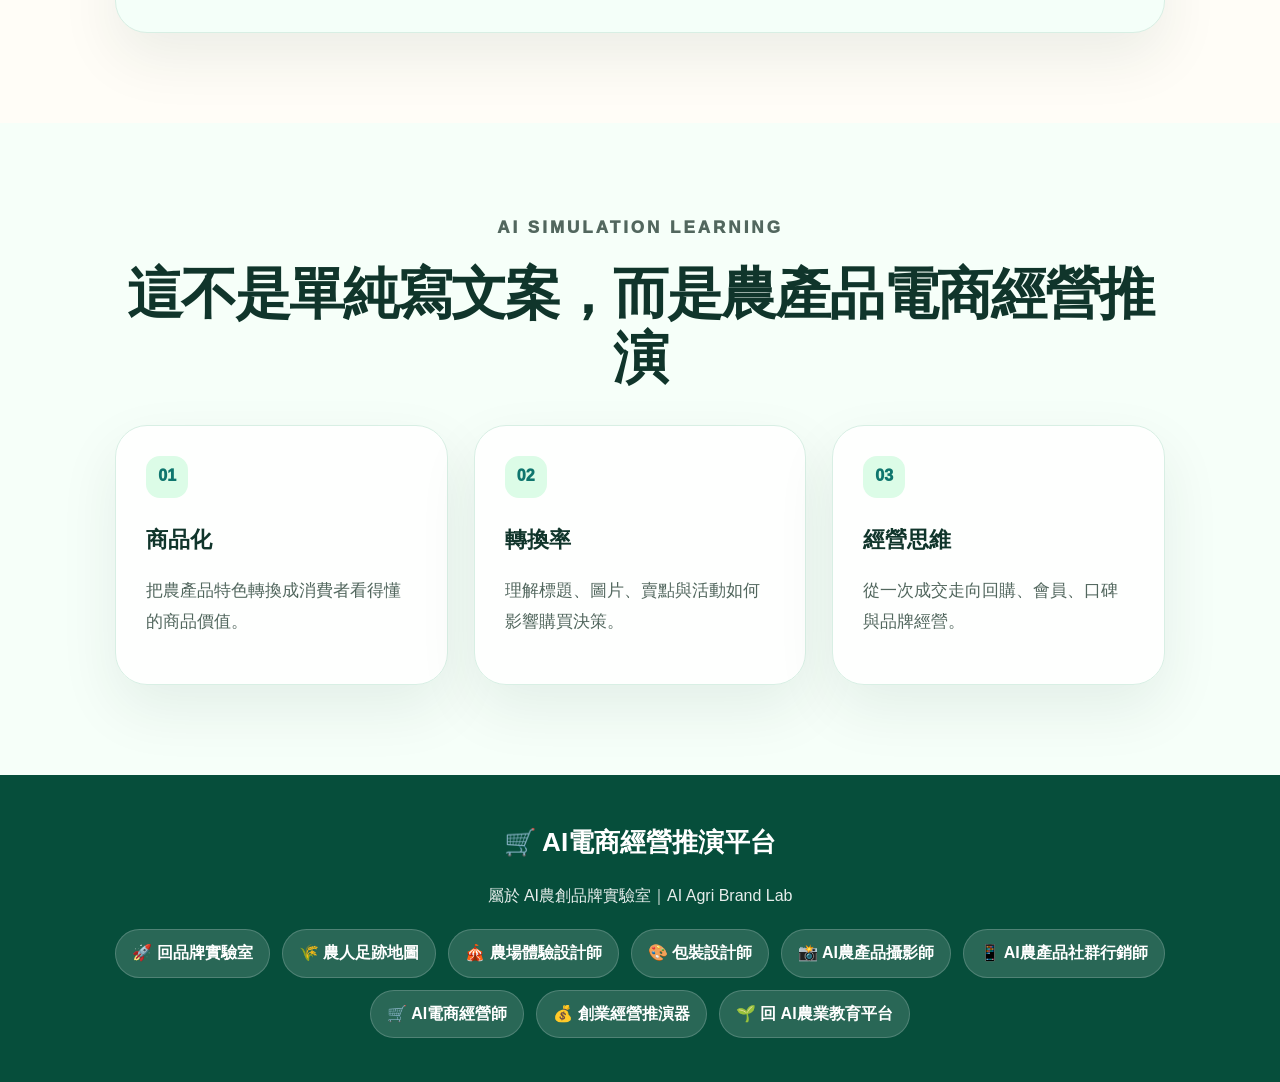
<file: ecommerce-manager/index.html>
<!DOCTYPE html>
<html lang="zh-Hant">
<head>
  <meta charset="UTF-8" />
  <meta name="viewport" content="width=device-width, initial-scale=1.0" />
  <title>
    AI電商經營推演平台｜AI E-commerce Simulation Platform
  </title>
  <meta name="description" content="協助學生學習商品轉換設計、
                                    電商文案、廣告圖設計、
                                    顧客分析與電商經營策略，
                                     建立完整商業經營思維。" />
    <link rel="stylesheet" href="style.css?v=2.1" />
</head>

<body>
  <header class="site-header">
    <div class="brand">
      <div class="logo">🛒</div>
      <div>
        <h1>AI電商經營推演平台</h1>

         <p>
           AI E-commerce Simulation Platform
         </p>
      </div>
    </div>

    <nav>
      <a href="#tools">學習工具</a>
      <a href="#cases">案例卡</a>
      <a href="#generator">開始經營</a>
      <a href="#ad-prompts">廣告圖Prompt</a>
      <a href="https://chatgpt.com/g/g-6a2d733aeac08191be56f59a8653cdae-ainong-chuang-jiao-lian-ai-agri-brand-coach">AI農創教練</a>
      <a href="../index.html">回品牌實驗室</a>
    </nav>

  </header>

  <main>
    <section class="hero">
      <div class="hero-text">
        <p class="eyebrow">PRODUCT PAGE × COPYWRITING × CUSTOMER STRATEGY</p>
        <h2>🛒 AI電商經營推演平台</h2>
        <h3>讓商品從「好產品」
            變成「會成交的品牌」</h3>
        <p>
          從品牌名稱、產品特色、目標客群與售價出發，協助學生推演商品轉換設計、
          電商文案、促銷活動、顧客分析與轉換策略，建立完整農產品電商經營能力。
        </p>

        <div class="hero-actions">
          <a href="#generator" class="btn primary">開始電商經營 →</a>
          <a href="#cases" class="btn secondary">查看案例卡</a>
        </div>
      </div>

      <div class="hero-card">
        <div class="formula-box">
          <span>核心流程</span>
          <strong>商品 × 客群 × 文案 × 活動 = 電商轉換</strong>
          <small>讓學生看懂商品頁背後的品牌與行銷邏輯</small>
        </div>

        <div class="feature-grid">
          <div>📦<br>商品轉換設計</div>
          <div>📝<br>電商文案</div>
          <div>🎁<br>成交策略</div>
          <div>👥<br>顧客分析</div>
        </div>
      </div>
    </section>

    <section id="tools" class="section tools-section">
      <p class="eyebrow">E-COMMERCE TOOLS</p>
      <h2>四大電商經營工具</h2>
      <p>從商品頁到促銷企劃，讓學生理解農產品如何在線上被看見、被理解、被購買。</p>

      <div class="tool-grid">
        <article class="tool-card green">
          <div class="tool-icon">📦</div>
          <h3>商品轉換設計</h3>
          <p>規劃商品標題、賣點、內容區塊與購買理由。</p>
          <ul>
            <li>商品標題</li>
            <li>賣點排序</li>
            <li>內容架構</li>
            <li>購買理由</li>
          </ul>
        </article>

        <article class="tool-card teal">
          <div class="tool-icon">📝</div>
          <h3>電商文案</h3>
          <p>產生商品頁標語、短文案、長文案與導購文案。</p>
          <ul>
            <li>主標語</li>
            <li>商品介紹</li>
            <li>導購文案</li>
            <li>FAQ</li>
          </ul>
        </article>

        <article class="tool-card amber">
          <div class="tool-icon">🎁</div>
          <h3>成交策略</h3>
          <p>設計節慶、團購、滿額、試吃與回購活動。</p>
          <ul>
            <li>節慶促銷</li>
            <li>滿額活動</li>
            <li>團購方案</li>
            <li>回購設計</li>
          </ul>
        </article>

        <article class="tool-card blue">
          <div class="tool-icon">👥</div>
          <h3>顧客分析</h3>
          <p>分析目標客群、購買動機、疑慮與溝通策略。</p>
          <ul>
            <li>客群輪廓</li>
            <li>購買動機</li>
            <li>顧客疑慮</li>
            <li>轉換策略</li>
          </ul>
        </article>
      </div>
    </section>

    <section id="visual-learning" class="section visual-section">
  <p class="eyebrow">VISUAL LEARNING</p>
  <h2>商品頁視覺拆解教學</h2>
  <p>讓學生用圖片邏輯理解：一張好的農產品廣告圖，如何提高購買意願。</p>

  <div class="visual-grid compact-visual-grid">

    <div class="mock-product-page">
      <img
        src="images/line-rice.png"
        alt="縱谷米選台灣米禮盒"
        class="full-demo-image"
      >
    </div>

    <div class="analysis-panel compact-analysis">
      <div class="analysis-item">
        <span>①</span>
        <div>
          <h3>主圖</h3>
          <p>讓顧客第一眼知道商品是什麼、適不適合送禮。</p>
        </div>
      </div>

      <div class="analysis-item">
        <span>②</span>
        <div>
          <h3>商品標題</h3>
          <p>清楚呈現品牌、產地與商品名稱。</p>
        </div>
      </div>

      <div class="analysis-item">
        <span>③</span>
        <div>
          <h3>三大賣點</h3>
          <p>把產品特色轉化成購買理由。</p>
        </div>
      </div>

      <div class="analysis-item">
        <span>④</span>
        <div>
          <h3>價格與行動</h3>
          <p>價格醒目，並引導私訊訂購或留言 +1。</p>
        </div>
      </div>
    </div>

  </div>
</section>

       <section class="section ad-demo-section">

  <p class="eyebrow">
    AI E-COMMERCE CASE STUDY
  </p>

  <h2>AI電商平台實戰案例</h2>

  <p>
    從 AI農產品攝影師 到 AI電商經營推演平台，
    學習如何將商品照片轉換成各大電商平台廣告圖。
  </p>

  <div class="platform-demo-grid">

    <!-- 蝦皮 -->
    <div class="platform-card">
      <h3>🛒 蝦皮商品主圖</h3>

      <div class="demo-images">

        <div>
          <h4>📸 商品攝影圖</h4>
          <img src="images/shopee-product.png" alt="蝦皮商品原圖">
        </div>

        <div>
          <h4>🎯 蝦皮廣告圖</h4>
          <img src="images/shopee-ad.png" alt="蝦皮廣告圖">
        </div>

      </div>
    </div>

    <!-- momo -->
    <div class="platform-card">
      <h3>🛍️ momo商品廣告圖</h3>

      <div class="demo-images">

        <div>
          <h4>📸 商品攝影圖</h4>
          <img src="images/momo-product.png" alt="momo商品原圖">
        </div>

        <div>
          <h4>🎯 momo廣告圖</h4>
          <img src="images/momo-ad.png" alt="momo廣告圖">
        </div>

      </div>
    </div>

    <!-- LINE -->
    <div class="platform-card">
      <h3>💬 LINE團購圖</h3>

      <div class="demo-images">

        <div>
          <h4>📸 商品攝影圖</h4>
          <img src="images/line-product.png" alt="LINE商品原圖">
        </div>

        <div>
          <h4>🎯 LINE團購圖</h4>
          <img src="images/line-ad.png" alt="LINE廣告圖">
        </div>

      </div>
    </div>

    <!-- IG -->
    <div class="platform-card">
      <h3>📱 Instagram限動圖</h3>

      <div class="demo-images">

        <div>
          <h4>📸 商品攝影圖</h4>
          <img src="images/ig-product.png" alt="IG商品原圖">
        </div>

        <div>
          <h4>🎯 Instagram限動圖</h4>
          <img src="images/ig-ad.png" alt="IG廣告圖">
        </div>

       </div>
      </div>

     </div>

  </section>


    <section id="cases" class="section cases-section">
      <p class="eyebrow">SCENARIO CARDS</p>
      <h2>一鍵帶入電商經營案例</h2>
      <p>先用案例理解電商邏輯，再讓學生修改客群、售價與促銷方式。</p>

      <div class="case-grid">
        <button onclick="loadCase('mango')">🥭 芒果乾禮盒｜送禮客群</button>
        <button onclick="loadCase('tea')">🍵 高山茶禮盒｜企業送禮</button>
        <button onclick="loadCase('coffee')">☕ 精品咖啡豆｜文青客群</button>
        <button onclick="loadCase('rice')">🌾 米禮盒｜家庭客群</button>
      </div>
    </section>

    <section id="generator" class="section two-column">
      <div class="input-card">
        <p class="eyebrow">E-COMMERCE INPUT</p>
        <h2>電商經營內容產生器</h2>
        <p>輸入產品資料後，一鍵產生商品頁、文案、促銷與顧客分析。</p>

        <label>品牌名稱</label>
        <input id="brandName" type="text" placeholder="例如：南國果語" />

        <label>商品名稱</label>
        <input id="productName" type="text" placeholder="例如：愛文芒果乾禮盒" />

        <label>作物／原料</label>
        <input id="cropName" type="text" placeholder="例如：愛文芒果" />

        <label>產地</label>
        <input id="origin" type="text" placeholder="例如：屏東枋山" />

        <label>產品特色</label>
        <textarea id="features" placeholder="例如：天然果香、低溫烘焙、色澤金黃、適合送禮"></textarea>

        <div class="form-grid">
          <div>
            <label>目標客群</label>
            <select id="targetCustomer">
              <option>送禮客群</option>
              <option>家庭客群</option>
              <option>年輕社群客群</option>
              <option>企業採購客群</option>
              <option>觀光伴手禮客群</option>
              <option>健康養生客群</option>
            </select>
          </div>

          <div>
            <label>銷售通路</label>
            <select id="salesChannel">
              <option>品牌官網</option>
              <option>蝦皮賣場</option>
              <option>LINE社群團購</option>
              <option>Facebook粉專</option>
              <option>Instagram導購</option>
              <option>市集與電商同步</option>
            </select>
          </div>

          <div>
            <label>建議售價</label>
            <input id="price" type="text" placeholder="例如：480元" />
          </div>

         <div>
            <label>促銷目標</label>
            <select id="promotionGoal">
              <option>提高首次購買</option>
              <option>增加回購率</option>
              <option>提高客單價</option>
              <option>節慶送禮推廣</option>
              <option>社群曝光導流</option>
              <option>團購大量訂單</option>
            </select>
          </div>
         </div>

          <div>
             <label>廣告圖片平台</label>
               <select id="adPlatform">
                <option>全部平台</option>
                <option>蝦皮商品主圖</option>
                <option>momo商品廣告圖</option>
                <option>LINE團購圖</option>
                <option>Instagram限動圖</option>
              </select>
          </div> 


        <div class="checkbox-card">
          <h3>想強調的電商元素</h3>
          <label><input type="checkbox" value="商品賣點" checked> 商品賣點</label>
          <label><input type="checkbox" value="產地故事" checked> 產地故事</label>
          <label><input type="checkbox" value="送禮價值" checked> 送禮價值</label>
          <label><input type="checkbox" value="顧客痛點"> 顧客痛點</label>
          <label><input type="checkbox" value="促銷活動"> 促銷活動</label>
          <label><input type="checkbox" value="回購設計"> 回購設計</label>
        </div>

        <div class="button-row">
          <button class="btn primary" onclick="generateEcommercePlan()">產生電商經營提案</button>
          <button class="btn secondary" onclick="clearAll()">清除資料</button>
        </div>
      </div>

      <aside class="help-card">
        <h3>📘 如何使用？</h3>
        <details open>
          <summary>① 輸入產品資料</summary>
          <p>填入品牌、商品、原料、產地、特色與售價。</p>
        </details>
        <details>
          <summary>② 選擇客群與通路</summary>
          <p>不同客群會影響商品頁文案、促銷方式與溝通語氣。</p>
        </details>
        <details>
          <summary>③ 產生電商提案</summary>
          <p>系統會產生商品頁架構、文案、促銷活動與顧客分析。</p>
        </details>
        <details>
          <summary>④ 複製到 AI農創教練</summary>
          <p>可進一步產出完整電商企劃、商品頁、社群導購與課程活動。</p>
        </details>
      </aside>
    </section>

    <section class="section result-section">
      <div id="result" class="result-card muted">
        請輸入資料後按下「產生電商經營提案」。
      </div>
    </section>

    <section id="learning" class="section learning">
      <p class="eyebrow">AI SIMULATION LEARNING</p>
      <h2>這不是單純寫文案，而是農產品電商經營推演</h2>
      <div class="learning-grid">
        <div>
          <span>01</span>
          <h3>商品化</h3>
          <p>把農產品特色轉換成消費者看得懂的商品價值。</p>
        </div>
        <div>
          <span>02</span>
          <h3>轉換率</h3>
          <p>理解標題、圖片、賣點與活動如何影響購買決策。</p>
        </div>
        <div>
          <span>03</span>
          <h3>經營思維</h3>
          <p>從一次成交走向回購、會員、口碑與品牌經營。</p>
        </div>
      </div>
    </section>
  </main>

  <footer>
    <h3>🛒 AI電商經營推演平台</h3>
    <p>屬於 AI農創品牌實驗室｜AI Agri Brand Lab</p>
    <div class="footer-links">
      <a class="footer-link" href="../index.html">🚀 回品牌實驗室</a>
      <a class="footer-link" href="../map/">🌾 農人足跡地圖</a>
      <a class="footer-link" href="../farm-experience/">🎪 農場體驗設計師</a>
      <a class="footer-link" href="../packaging-designer/">🎨 包裝設計師</a>
      <a class="footer-link" href="../product-photographer/">📸 AI農產品攝影師</a>
      <a class="footer-link" href="../social-media-marketer/">📱 AI農產品社群行銷師</a>
      <a class="footer-link" href="../ecommerce-manager/">🛒 AI電商經營師</a> 
      <a class="footer-link" href="../business-simulator/">💰 創業經營推演器</a>
      <a class="footer-link" href="https://r91628120.github.io/ai-agri-education/#home">🌱 回 AI農業教育平台</a>
      
    </div>
  </footer>

  <script src="script.js"></script>
</body>
</html>
</file>
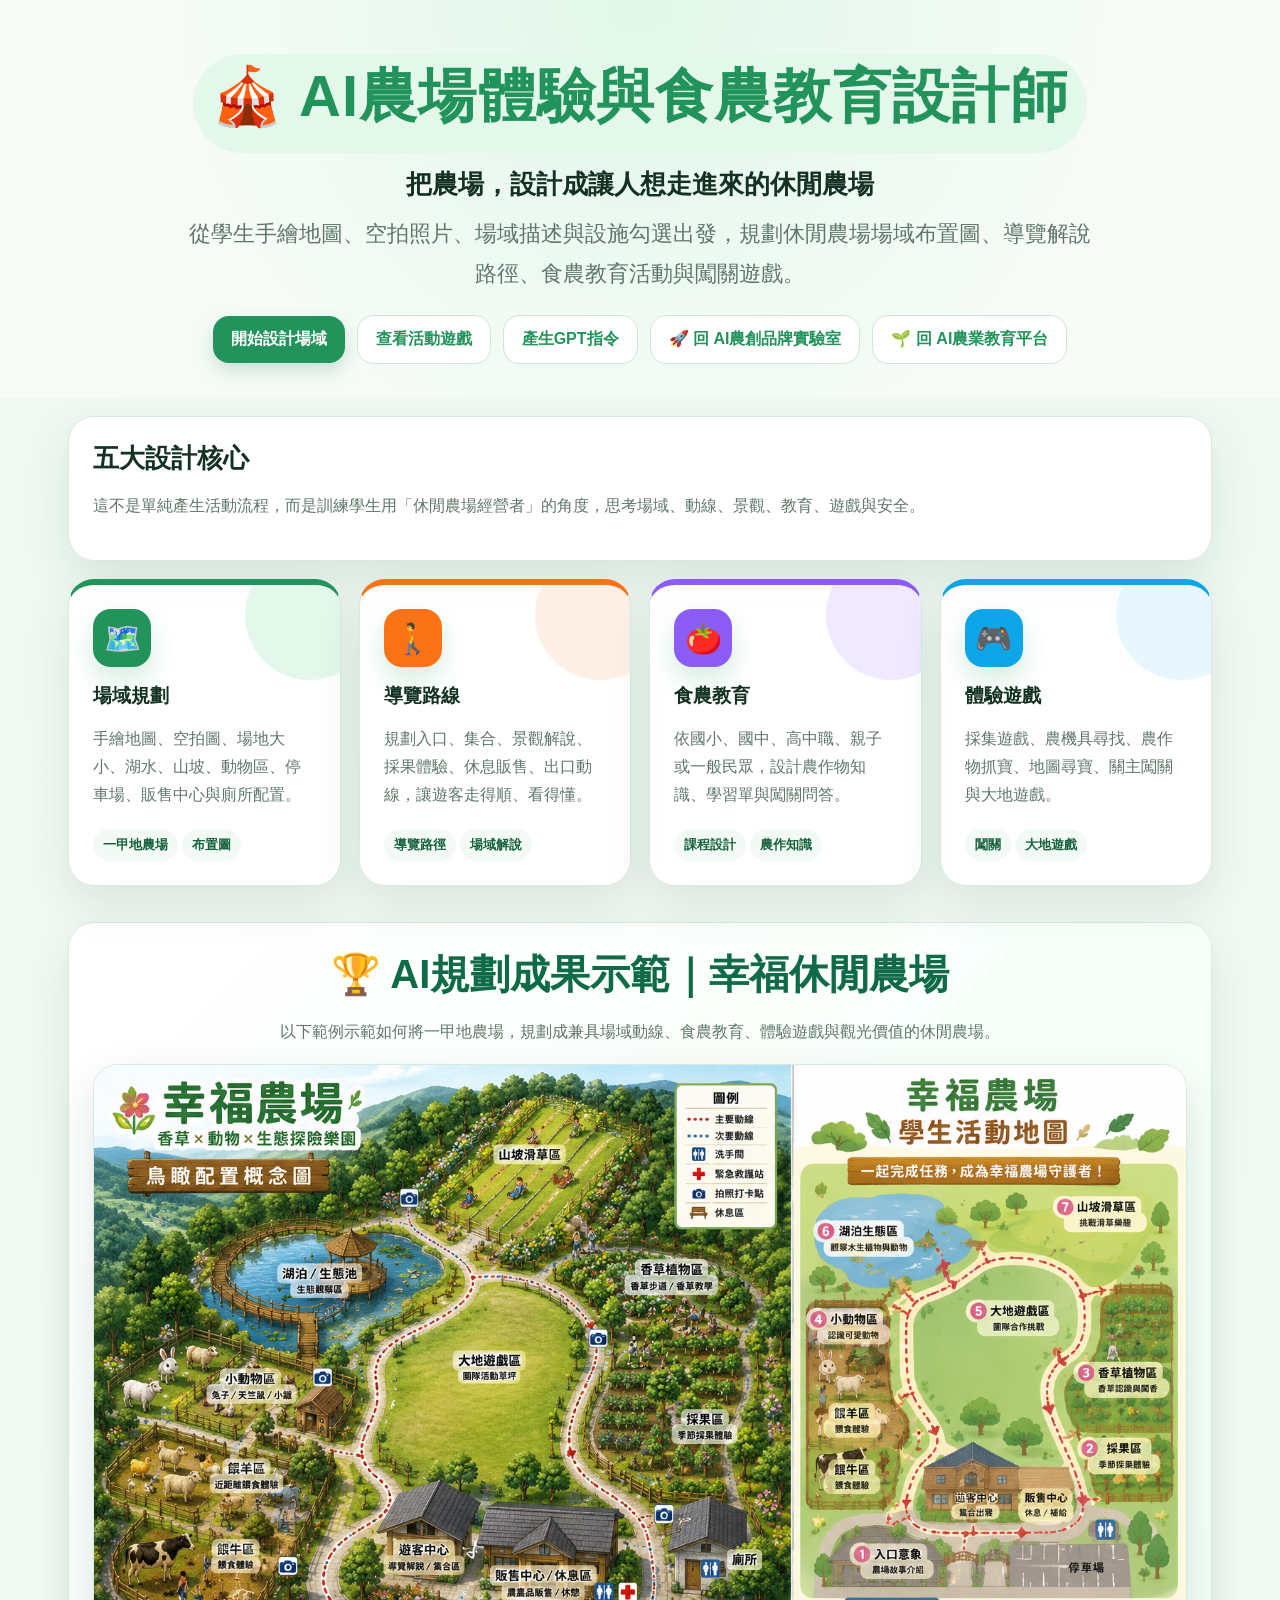
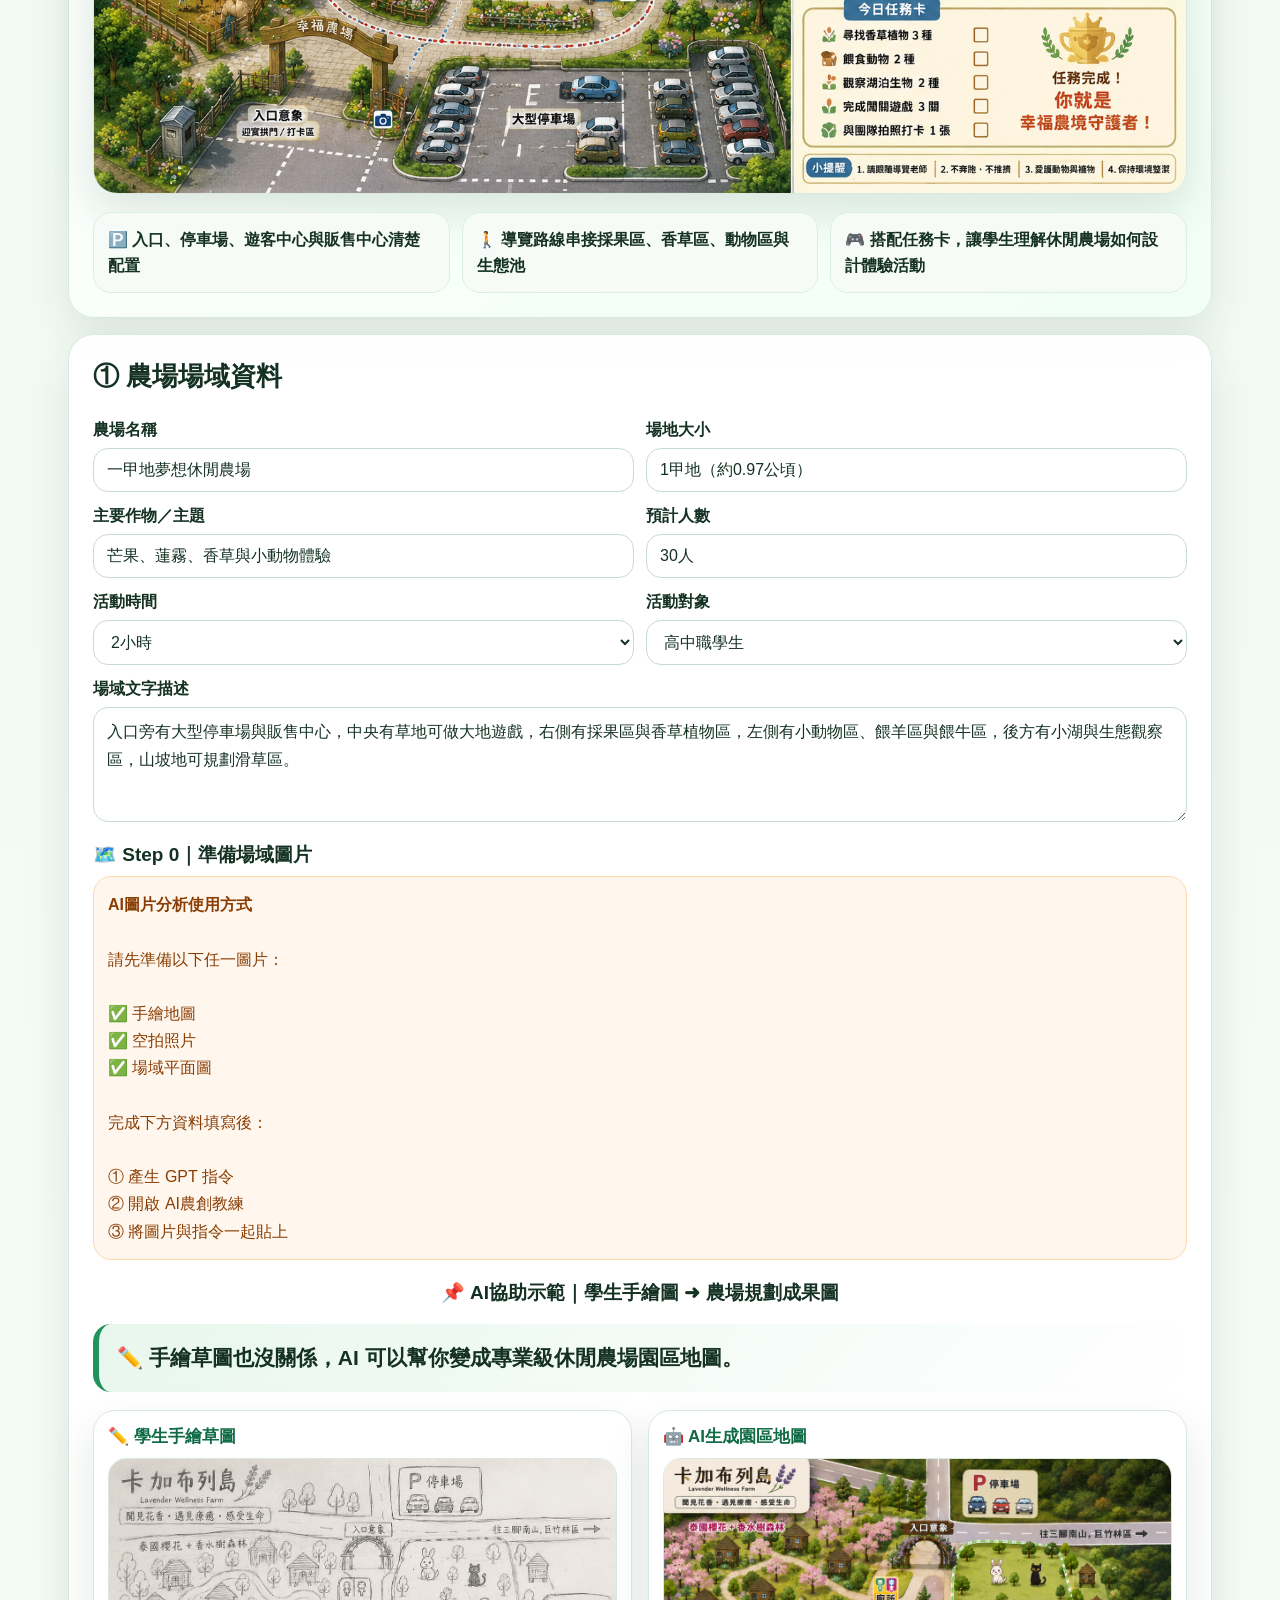
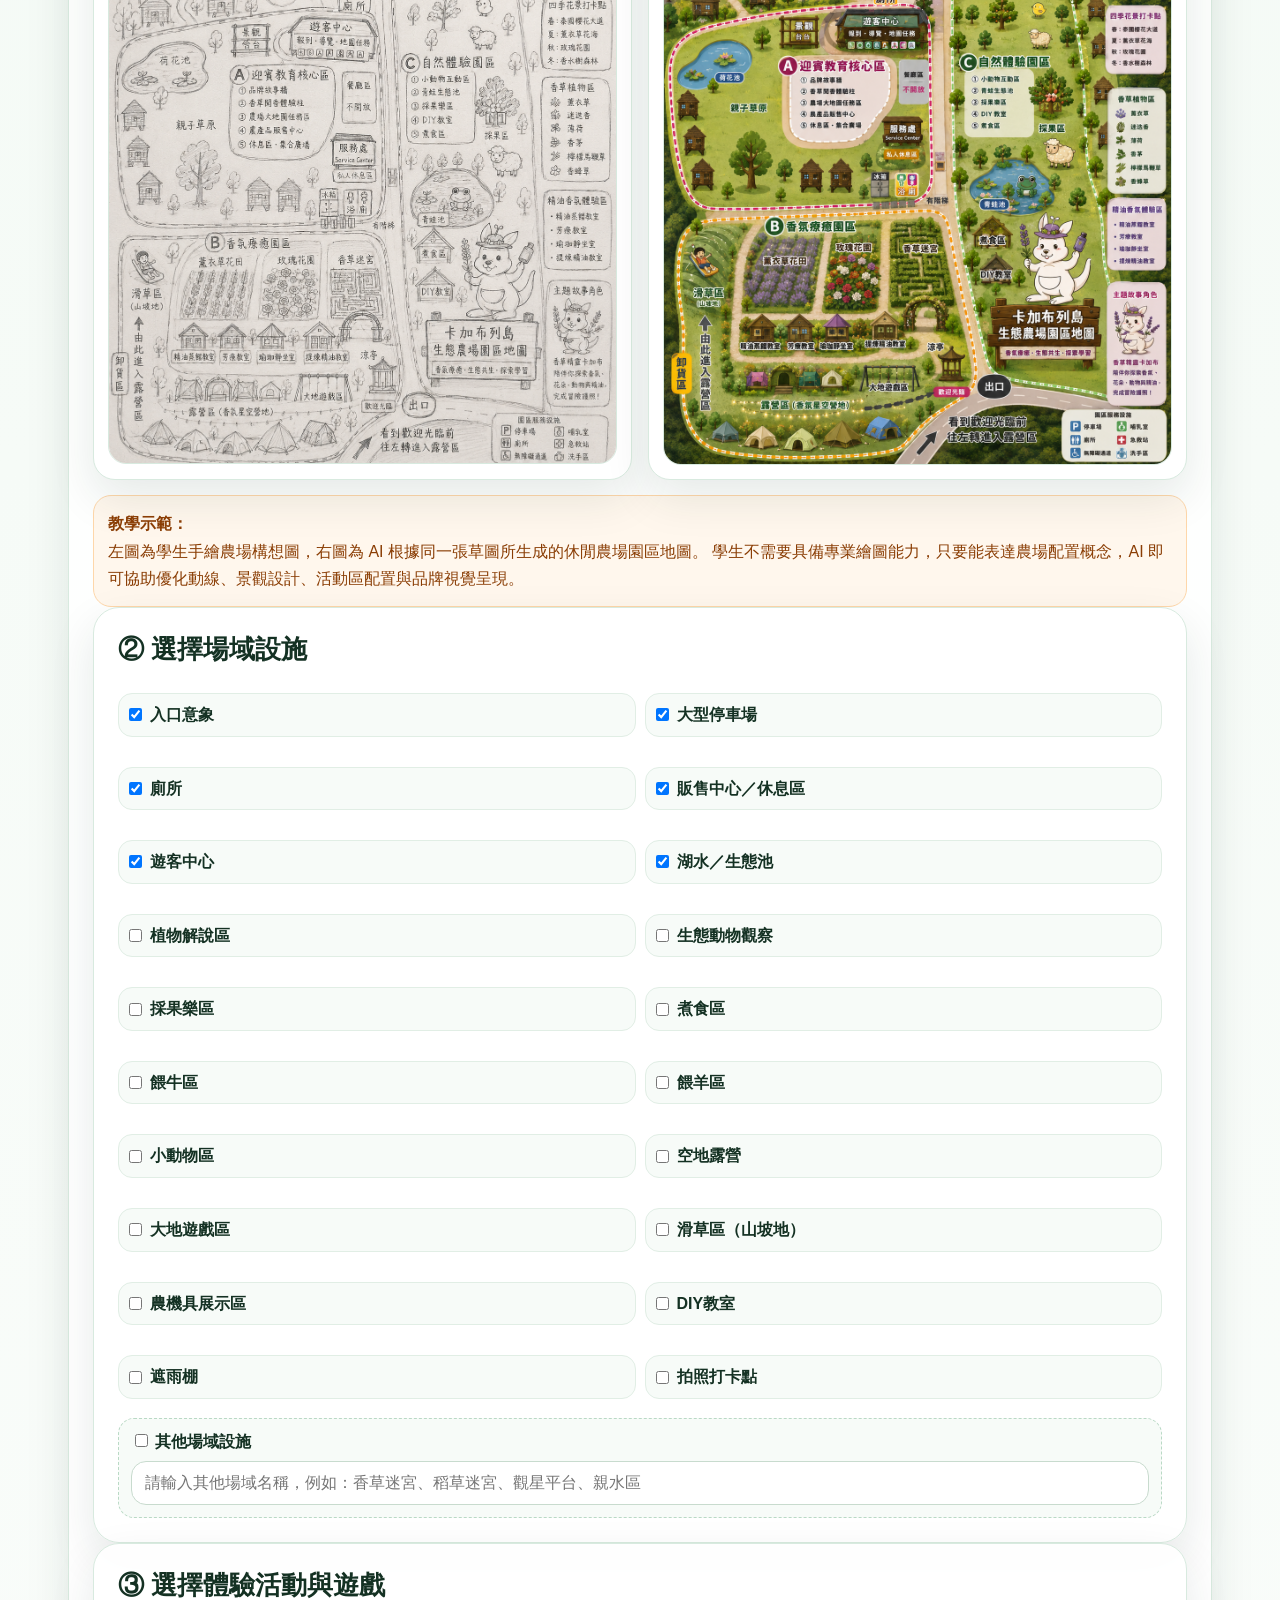
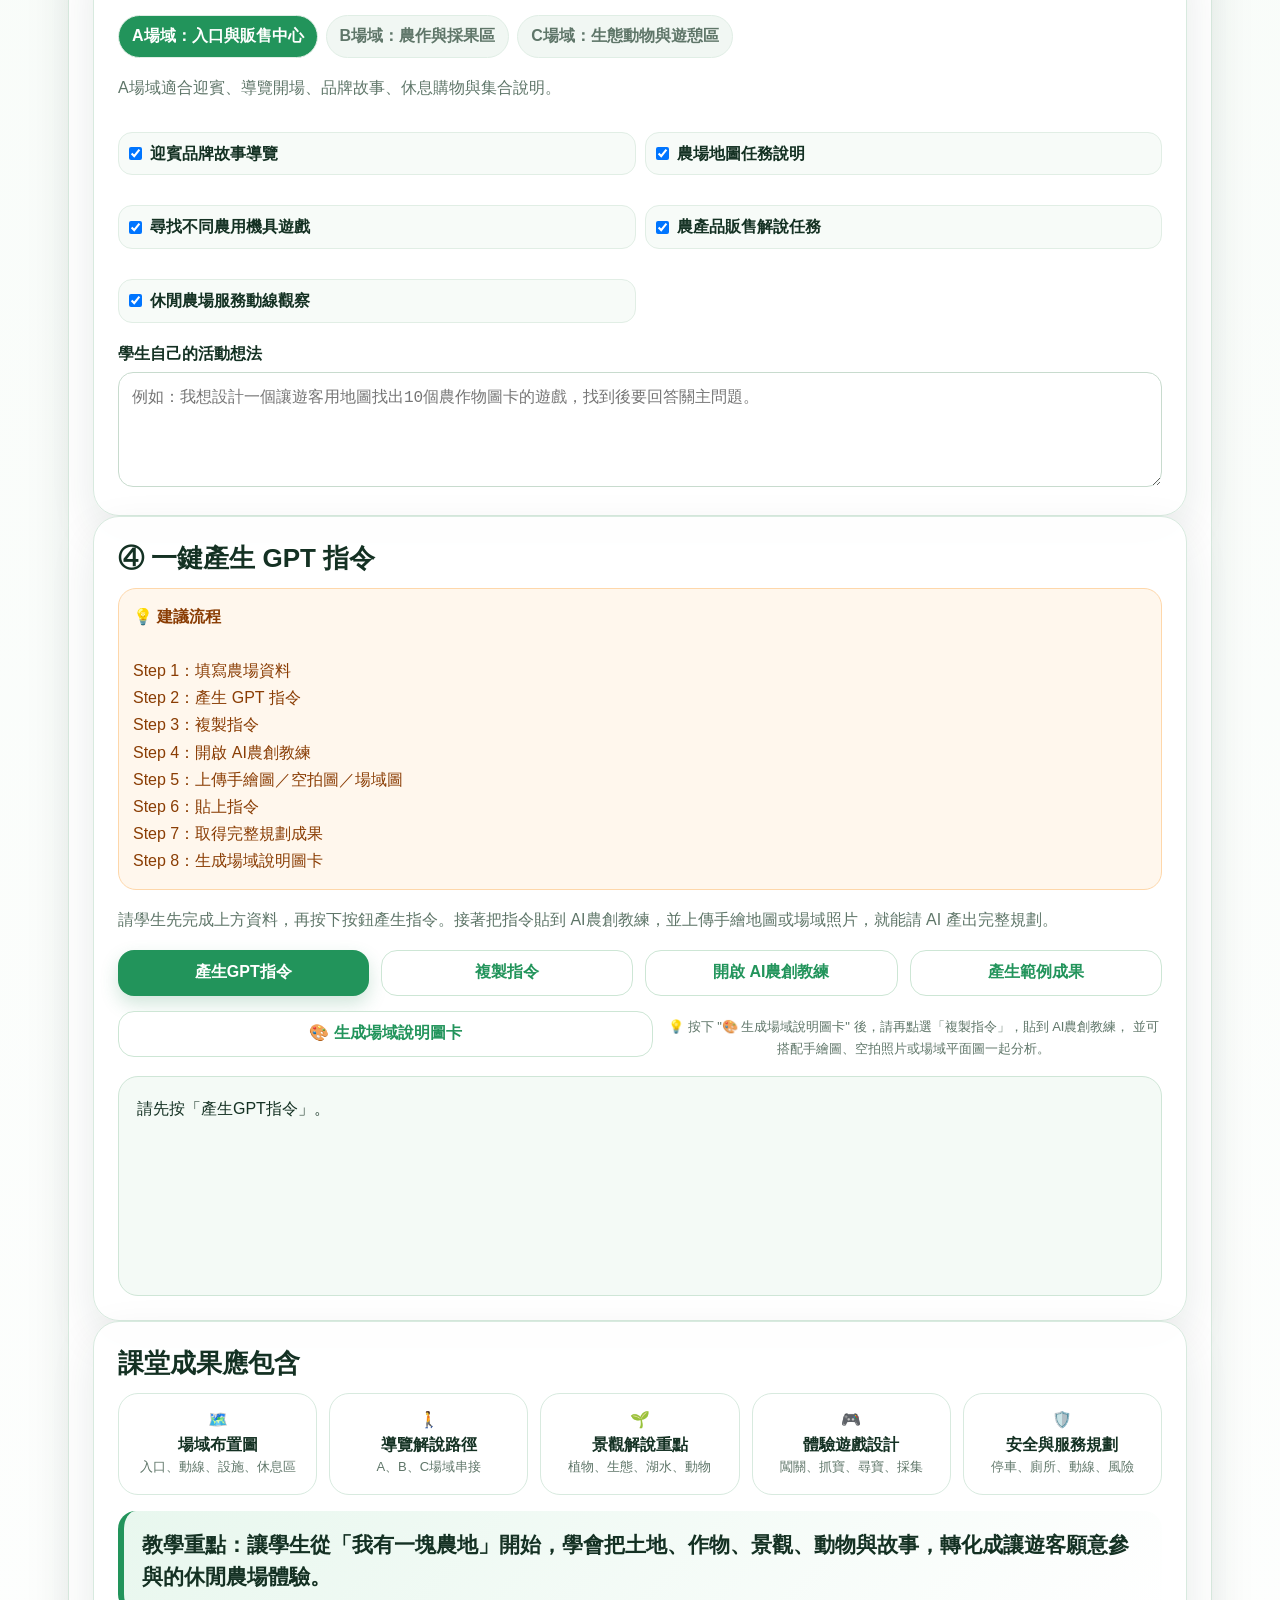
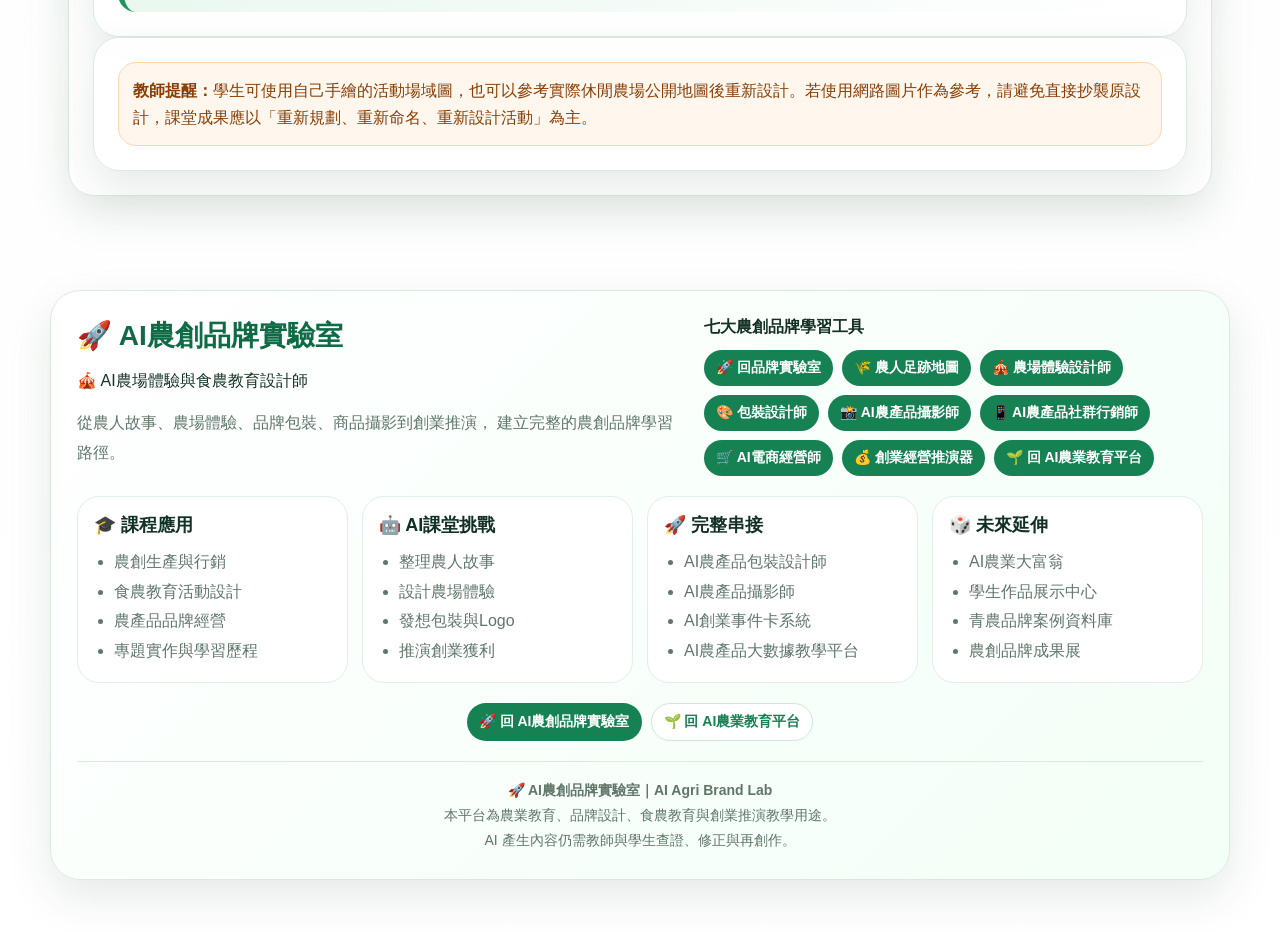
<file: farm-experience/index.html>
<!DOCTYPE html>
<html lang="zh-Hant">
<head>
  <meta charset="UTF-8" />
  <meta name="viewport" content="width=device-width, initial-scale=1.0" />
  <title>AI農場體驗與食農教育設計師｜休閒農場場域規劃</title>
  <style>
    :root{
      --bg:#f6fbf7;--card:#ffffff;--ink:#143123;--muted:#5f7669;
      --green:#22945b;--green2:#e4f7eb;--orange:#f97316;--orange2:#fff0e5;
      --blue:#0ea5e9;--blue2:#e8f7ff;--gold:#f4b400;--gold2:#fff6d9;
      --purple:#8b5cf6;--purple2:#f0e9ff;--line:#d8eadf;--shadow:0 18px 45px rgba(20,49,35,.10);
    }
    *{box-sizing:border-box}html{scroll-behavior:smooth}
    body{margin:0;font-family:-apple-system,BlinkMacSystemFont,"Segoe UI","Noto Sans TC",Arial,sans-serif;background:linear-gradient(180deg,#eef9f1 0%,var(--bg) 50%,#fff 100%);color:var(--ink)}
    header{padding:54px 20px 34px;text-align:center;background:radial-gradient(circle at top,#e1f7e9 0%,#f6fbf7 62%)}
    .badge{display:inline-flex;gap:8px;align-items:center;background:var(--green2);color:var(--green);padding:10px 18px;border-radius:999px;font-weight:900;margin-bottom:14px}
    h1{font-size:clamp(34px,6vw,58px);line-height:1.12;margin:0 0 14px;letter-spacing:.02em}
    .subtitle{font-size:clamp(16px,3vw,22px);color:var(--muted);max-width:920px;margin:0 auto 20px;line-height:1.8}
    .wrap{max-width:1180px;margin:0 auto;padding:18px 18px 70px}.grid{display:grid;grid-template-columns:repeat(12,1fr);gap:18px}
    .card{background:rgba(255,255,255,.94);border:1px solid var(--line);border-radius:26px;padding:24px;box-shadow:var(--shadow)}
    .span-3{grid-column:span 3}.span-4{grid-column:span 4}.span-5{grid-column:span 5}.span-6{grid-column:span 6}.span-7{grid-column:span 7}.span-8{grid-column:span 8}.span-12{grid-column:span 12}
    @media(max-width:950px){.span-3,.span-4,.span-5,.span-6,.span-7,.span-8{grid-column:span 12}.card{padding:19px}}
    h2{margin:0 0 12px;font-size:26px}h3{margin:16px 0 8px;font-size:19px}.muted{color:var(--muted);line-height:1.75}.small{font-size:13px;color:var(--muted);line-height:1.7}
    .row{display:flex;gap:12px;flex-wrap:wrap;align-items:center}.row>*{flex:1}.hero-actions{justify-content:center;margin-top:22px}.hero-actions>*{flex:0 1 auto}.mt{margin-top:16px}
    .linkbtn,button{display:inline-block;text-decoration:none;border:0;border-radius:16px;background:var(--green);color:white;font-weight:900;padding:13px 18px;font-size:16px;cursor:pointer;box-shadow:0 8px 18px rgba(47,143,91,.22)}
    button.secondary,.linkbtn.secondary{background:#fff;color:var(--green);border:1px solid #cde6d5;box-shadow:none}
    label{display:block;font-weight:900;margin:14px 0 7px}input,select,textarea{width:100%;padding:12px 13px;border:1px solid #c8dbce;border-radius:15px;font-size:16px;background:#fff;color:var(--ink)}textarea{min-height:115px;resize:vertical;line-height:1.7}
    .feature{position:relative;overflow:hidden;min-height:290px}.feature:before{content:"";position:absolute;right:-35px;top:-35px;width:130px;height:130px;border-radius:999px;background:var(--green2)}
    .feature.orange{border-top:6px solid var(--orange)}.feature.orange:before{background:var(--orange2)}.feature.purple{border-top:6px solid var(--purple)}.feature.purple:before{background:var(--purple2)}.feature.blue{border-top:6px solid var(--blue)}.feature.blue:before{background:var(--blue2)}.feature.gold{border-top:6px solid var(--gold)}.feature.gold:before{background:var(--gold2)}.feature.green{border-top:6px solid var(--green)}
    .icon{width:58px;height:58px;border-radius:18px;display:grid;place-items:center;font-size:30px;color:white;background:var(--green);box-shadow:0 12px 25px rgba(34,148,91,.18);position:relative;z-index:1}.orange .icon{background:var(--orange)}.purple .icon{background:var(--purple)}.blue .icon{background:var(--blue)}.gold .icon{background:var(--gold)}
    .tag{display:inline-block;padding:7px 10px;border-radius:999px;background:#f3faf6;color:#17623d;font-weight:800;font-size:13px;margin:4px 4px 0 0}.tag.dark{background:#14243a;color:#fff}
    .checks{display:grid;grid-template-columns:repeat(2,1fr);gap:9px;margin-top:10px}@media(max-width:680px){.checks{grid-template-columns:1fr}}
    .check{display:flex;align-items:center;gap:8px;background:#f7fbf8;border:1px solid #e1eee5;border-radius:14px;padding:10px;font-weight:700}.check input{width:auto;margin:0}.check span{line-height:1.35}
    .mode-tabs{display:flex;gap:8px;flex-wrap:wrap}.mode{padding:10px 13px;border-radius:999px;background:#f1f7f3;color:var(--muted);font-weight:900;cursor:pointer;border:1px solid #e0eee5}.mode.active{background:var(--green);color:#fff}
    .output{white-space:pre-wrap;background:#f4faf6;border:1px solid #cfe6d7;border-radius:20px;padding:18px;line-height:1.75;min-height:220px}.quote{font-size:21px;font-weight:900;line-height:1.55;background:linear-gradient(135deg,#e8f7ee,#fff);border-left:6px solid var(--green);padding:18px;border-radius:18px}
    .path{display:grid;grid-template-columns:repeat(5,1fr);gap:12px}@media(max-width:900px){.path{grid-template-columns:1fr}}
    .step{background:#fff;border:1px solid var(--line);border-radius:20px;padding:16px;text-align:center}.step b{display:block;margin-top:6px}
    .notice{background:#fff7ed;border:1px solid #fed7aa;color:#8a3d04;border-radius:18px;padding:14px;line-height:1.7}
    .other-field{margin-top:12px;background:#f7fbf8;border:1px dashed #b9d9c5;border-radius:16px;padding:12px}.other-field .row{gap:8px}.other-field label{margin:0;font-weight:900}.other-field input[type=checkbox]{width:auto}.other-field input[type=text]{margin-top:8px}
    .action-btn{
       display:flex;
       justify-content:center;
       align-items:center;
       text-align:center;
       min-width:220px;
       height:46px;
    }

     .site-footer{
      margin-top:24px;
      padding:0 18px 52px;
      color:var(--ink);
    }
    .footer-inner{
      max-width:1180px;
      margin:0 auto;
      background:linear-gradient(135deg,rgba(255,255,255,.96),#f3fff7);
      border:1px solid var(--line);
      border-radius:30px;
      box-shadow:var(--shadow);
      padding:26px;
      text-align:left;
    }
    .footer-brand{
      display:grid;
      grid-template-columns:1.1fr .9fr;
      gap:18px;
      align-items:start;
      margin-bottom:20px;
    }
    @media(max-width:850px){.footer-brand{grid-template-columns:1fr}}
    .footer-title{
      font-size:28px;
      font-weight:900;
      margin-bottom:8px;
      color:#0f6b45;
    }
    .footer-subtitle{
      color:var(--muted);
      line-height:1.85;
      margin:0;
    }
    .footer-grid{
      display:grid;
      grid-template-columns:repeat(4,1fr);
      gap:14px;
      margin-top:18px;
    }
    @media(max-width:1000px){.footer-grid{grid-template-columns:repeat(2,1fr)}}
    @media(max-width:620px){.footer-grid{grid-template-columns:1fr}}
    .footer-box{
      background:#fff;
      border:1px solid #e2eee6;
      border-radius:22px;
      padding:16px;
      min-height:170px;
    }
    .footer-box h3{
      margin:0 0 10px;
      font-size:18px;
      color:#123126;
    }
    .footer-box ul{
      margin:0;
      padding-left:20px;
      color:var(--muted);
      line-height:1.85;
    }
    .footer-links{
      display:flex;
      flex-wrap:wrap;
      gap:9px;
      margin-top:12px;
    }
    .footer-link{
      display:inline-flex;
      align-items:center;
      justify-content:center;
      gap:6px;
      padding:9px 12px;
      border-radius:999px;
      background:#168153;
      color:#fff;
      font-weight:900;
      font-size:14px;
      text-decoration:none;
    }
    .footer-link.secondary{
      background:#fff;
      color:#168153;
      border:1px solid #cfe8d8;
    }
    .footer-link.disabled{
      background:#f1f5f9;
      color:#64748b;
      border:1px dashed #cbd5e1;
      cursor:not-allowed;
    }

    .footer-link.admin-link{
      background:#f8fafc;
      color:#64748b;
      border:1px dashed #cbd5e1;
      font-size:13px;
      opacity:.75;
    }

    .footer-link.admin-link:hover{
      opacity:1;
      color:#168153;
      border-color:#cfe8d8;
    }

    .footer-note{
      margin-top:20px;
      padding-top:16px;
      border-top:1px solid #dbeadd;
      color:var(--muted);
      text-align:center;
      line-height:1.8;
      font-size:14px;
    }

    .farm-demo{
  margin-top:18px;
  background:linear-gradient(135deg,#ffffff,#f1fff6);
}

.farm-demo-head{
  text-align:center;
  margin-bottom:18px;
}

.farm-demo-head h2{
  font-size:clamp(26px,4vw,40px);
  color:#0f6b45;
}

.farm-demo-img{
  width:100%;
  border-radius:24px;
  border:1px solid var(--line);
  box-shadow:0 18px 45px rgba(20,49,35,.12);
  display:block;
}

.farm-demo-points{
  margin-top:18px;
  display:grid;
  grid-template-columns:repeat(3,1fr);
  gap:12px;
}

.farm-demo-point{
  background:#f7fbf8;
  border:1px solid #dbeee2;
  border-radius:18px;
  padding:14px;
  font-weight:800;
  line-height:1.6;
}

@media(max-width:800px){
  .farm-demo-points{
    grid-template-columns:1fr;
  }
}

.compare-demo{
  display:grid;
  grid-template-columns:repeat(2,1fr);
  gap:16px;
  margin-top:18px;
}

.compare-item{
  background:#fff;
  border:1px solid var(--line);
  border-radius:22px;
  padding:14px;
  box-shadow:var(--shadow);
}

.compare-item h4{
  margin:0 0 10px;
  font-size:17px;
  color:#0f6b45;
}

.compare-item img{
  width:100%;
  display:block;
  border-radius:18px;
  border:1px solid var(--line);
}

@media(max-width:800px){
  .compare-demo{
    grid-template-columns:1fr;
  }
}


  </style>
</head>
<body>
  <header>
    <div class="badge"><h1>🎪 AI農場體驗與食農教育設計師</h1></div>
    <h2>把農場，設計成讓人想走進來的休閒農場</h2>
    <p class="subtitle">從學生手繪地圖、空拍照片、場域描述與設施勾選出發，規劃休閒農場場域布置圖、導覽解說路徑、食農教育活動與闖關遊戲。</p>
    <div class="row hero-actions">
      <a class="linkbtn" href="#designer">開始設計場域</a>
      <a class="linkbtn secondary" href="#games">查看活動遊戲</a>
      <a class="linkbtn secondary" href="#prompt">產生GPT指令</a>
      <a class="linkbtn secondary"
         href="https://r91628120.github.io/ai-agri-brand-lab/">
          🚀 回 AI農創品牌實驗室
      </a>

      <a class="linkbtn secondary"
           href="https://r91628120.github.io/ai-agri-education/#home">
            🌱 回 AI農業教育平台
      </a>
    </div>
  </header>

  <main class="wrap">
    <section class="grid">
      <div class="card span-12">
        <h2>五大設計核心</h2>
            <p class="muted">
                這不是單純產生活動流程，而是訓練學生用「休閒農場經營者」的角度，思考場域、動線、景觀、教育、遊戲與安全。
            </p>
      </div>
      <div class="card feature green span-3"><div class="icon">🗺️</div><h3>場域規劃</h3><p class="muted">手繪地圖、空拍圖、場地大小、湖水、山坡、動物區、停車場、販售中心與廁所配置。</p><span class="tag">一甲地農場</span><span class="tag">布置圖</span></div>
      <div class="card feature orange span-3"><div class="icon">🚶</div><h3>導覽路線</h3><p class="muted">規劃入口、集合、景觀解說、採果體驗、休息販售、出口動線，讓遊客走得順、看得懂。</p><span class="tag">導覽路徑</span><span class="tag">場域解說</span></div>
      <div class="card feature purple span-3"><div class="icon">🍅</div><h3>食農教育</h3><p class="muted">依國小、國中、高中職、親子或一般民眾，設計農作物知識、學習單與闖關問答。</p><span class="tag">課程設計</span><span class="tag">農作知識</span></div>
      <div class="card feature blue span-3"><div class="icon">🎮</div><h3>體驗遊戲</h3><p class="muted">採集遊戲、農機具尋找、農作物抓寶、地圖尋寶、關主闖關與大地遊戲。</p><span class="tag">闖關</span><span class="tag">大地遊戲</span></div>
    
      <div class="card span-12 farm-demo">
        <div class="farm-demo-head">
          <h2>🏆 AI規劃成果示範｜幸福休閒農場</h2>
              <p class="muted">
                 以下範例示範如何將一甲地農場，規劃成兼具場域動線、食農教育、體驗遊戲與觀光價值的休閒農場。
              </p>
        </div>

              <img
                 class="farm-demo-img"
                 src="assets/happy-farm-map.png"
                 alt="幸福休閒農場鳥瞰配置圖與學生活動地圖"
              >

         <div class="farm-demo-points">
         <div class="farm-demo-point">🅿️ 入口、停車場、遊客中心與販售中心清楚配置</div>
         <div class="farm-demo-point">🚶 導覽路線串接採果區、香草區、動物區與生態池</div>
         <div class="farm-demo-point">🎮 搭配任務卡，讓學生理解休閒農場如何設計體驗活動</div>
        </div>
      </div>
       
    </section>

    <section class="grid mt" id="designer">
      <div class="card span-12">
        <h2>① 農場場域資料</h2>
        <div class="row">
          <div><label>農場名稱</label><input id="farmName" value="一甲地夢想休閒農場"></div>
          <div><label>場地大小</label><input id="farmSize" value="1甲地（約0.97公頃）"></div>
        </div>
        <div class="row">
          <div><label>主要作物／主題</label><input id="crop" value="芒果、蓮霧、香草與小動物體驗"></div>
          <div><label>預計人數</label><input id="people" value="30人"></div>
        </div>
        <div class="row">
          <div><label>活動時間</label><select id="hours"><option>1小時</option><option selected>2小時</option><option>3小時</option><option>4小時</option><option>5小時</option></select></div>
          <div><label>活動對象</label><select id="audience"><option>國小低年級</option><option>國小高年級</option><option>國中生</option><option selected>高中職學生</option><option>親子家庭</option><option>一般民眾</option><option>銀髮族</option></select></div>
        </div>
        <label>場域文字描述</label>
        <textarea id="description">入口旁有大型停車場與販售中心，中央有草地可做大地遊戲，右側有採果區與香草植物區，左側有小動物區、餵羊區與餵牛區，後方有小湖與生態觀察區，山坡地可規劃滑草區。</textarea>
        
           
        <h3>🗺️ Step 0｜準備場域圖片</h3>

           <div class="notice">
            <strong>AI圖片分析使用方式</strong><br><br>
                請先準備以下任一圖片：<br><br>
                 ✅ 手繪地圖<br>
                 ✅ 空拍照片<br>
                 ✅ 場域平面圖<br><br>
               完成下方資料填寫後：<br><br>
                ① 產生 GPT 指令<br>
                ② 開啟 AI農創教練<br>
                ③ 將圖片與指令一起貼上
           </div>

          <div class="farm-demo-head" style="margin-top:20px;">
             <h3>📌 AI協助示範｜學生手繪圖 ➜ 農場規劃成果圖</h3>
          </div>

            <div class="quote">
              ✏️ 手繪草圖也沒關係，AI 可以幫你變成專業級休閒農場園區地圖。
            </div>

        <div class="compare-demo">
         <div class="compare-item">
           <h4>✏️ 學生手繪草圖</h4>
             <img src="assets/kajabu-sketch.png" alt="學生手繪休閒農場草圖">
         </div>

        <div class="compare-item">
           <h4>🤖 AI生成園區地圖</h4>
           <img src="assets/kajabu-ai-map.png" alt="AI生成休閒農場園區地圖">
        </div>
      </div>

       <div class="notice" style="margin-top:15px;">
          <strong>教學示範：</strong><br>
            左圖為學生手繪農場構想圖，右圖為 AI 根據同一張草圖所生成的休閒農場園區地圖。
            學生不需要具備專業繪圖能力，只要能表達農場配置概念，AI 即可協助優化動線、景觀設計、活動區配置與品牌視覺呈現。
       </div>


      <div class="card span-12">
        <h2>② 選擇場域設施</h2>
        <div class="checks" id="facilities"></div>
        <div class="other-field">
          <label><input type="checkbox" id="otherFacilityCheck"> 其他場域設施</label>
          <input id="otherFacilityText" type="text" placeholder="請輸入其他場域名稱，例如：香草迷宮、稻草迷宮、觀星平台、親水區">
        </div>
      </div>

      <div class="card span-12" id="games">
        <h2>③ 選擇體驗活動與遊戲</h2>
        <div class="mode-tabs">
          <div class="mode active" onclick="setZone('A',this)">A場域：入口與販售中心</div>
          <div class="mode" onclick="setZone('B',this)">B場域：農作與採果區</div>
          <div class="mode" onclick="setZone('C',this)">C場域：生態動物與遊憩區</div>
        </div>
        <p class="muted" id="zoneHelp">A場域適合迎賓、導覽開場、品牌故事、休息購物與集合說明。</p>
        <div class="checks" id="gamesList"></div>
        <label>學生自己的活動想法</label>
        <textarea id="studentIdea" placeholder="例如：我想設計一個讓遊客用地圖找出10個農作物圖卡的遊戲，找到後要回答關主問題。"></textarea>
      </div>

      <div class="card span-12" id="prompt">
        <h2>④ 一鍵產生 GPT 指令</h2>

        <div class="notice" style="margin-bottom:15px;">
              <strong>💡 建議流程</strong><br><br>

                  Step 1：填寫農場資料<br>
                  Step 2：產生 GPT 指令<br>
                  Step 3：複製指令<br>
                  Step 4：開啟 AI農創教練<br>
                  Step 5：上傳手繪圖／空拍圖／場域圖<br>
                  Step 6：貼上指令<br>
                  Step 7：取得完整規劃成果<br>
                  Step 8：生成場域說明圖卡
        </div>

        <p class="muted">請學生先完成上方資料，再按下按鈕產生指令。接著把指令貼到 AI農創教練，並上傳手繪地圖或場域照片，就能請 AI 產出完整規劃。</p>
        <div class="row">
          <button class="action-btn" onclick="generatePrompt()">產生GPT指令</button>
  
          <button class="secondary action-btn"
                  onclick="copyPrompt()">複製指令</button>

            <a class="linkbtn secondary action-btn"
               target="_blank"
               href="https://chatgpt.com/g/g-6a2d733aeac08191be56f59a8653cdae-ainong-chuang-jiao-lian-ai-agri-brand-coach">
                        開啟 AI農創教練
            </a>

          <button class="secondary action-btn"
              onclick="generateSample()">產生範例成果</button>
          
          <button class="secondary action-btn"
              onclick="generateMapCardPrompt()">
                      🎨 生成場域說明圖卡 
          </button>
           <div class="small" style="text-align:center;margin-top:8px;">
               💡 按下 "🎨 生成場域說明圖卡" 後，請再點選「複製指令」，貼到 AI農創教練，
                   並可搭配手繪圖、空拍照片或場域平面圖一起分析。
           </div>

        </div>
        <div id="output" class="output mt">請先按「產生GPT指令」。</div>
      </div>

      <div class="card span-12">
        <h2>課堂成果應包含</h2>
        <div class="path">
          <div class="step">🗺️<b>場域布置圖</b><span class="small">入口、動線、設施、休息區</span></div>
          <div class="step">🚶<b>導覽解說路徑</b><span class="small">A、B、C場域串接</span></div>
          <div class="step">🌱<b>景觀解說重點</b><span class="small">植物、生態、湖水、動物</span></div>
          <div class="step">🎮<b>體驗遊戲設計</b><span class="small">闖關、抓寶、尋寶、採集</span></div>
          <div class="step">🛡️<b>安全與服務規劃</b><span class="small">停車、廁所、動線、風險</span></div>
        </div>
        <div class="quote mt">教學重點：讓學生從「我有一塊農地」開始，學會把土地、作物、景觀、動物與故事，轉化成讓遊客願意參與的休閒農場體驗。</div>
      </div>

      <div class="card span-12">
        <div class="notice"><strong>教師提醒：</strong>學生可使用自己手繪的活動場域圖，也可以參考實際休閒農場公開地圖後重新設計。若使用網路圖片作為參考，請避免直接抄襲原設計，課堂成果應以「重新規劃、重新命名、重新設計活動」為主。</div>
      </div>
    </section>
  </main>


   <footer class="site-footer">
  <div class="footer-inner">
    <div class="footer-brand">
      <div>
        <div class="footer-title">🚀 AI農創品牌實驗室</div>
           <p>🎪 AI農場體驗與食農教育設計師</p>
        <p class="footer-subtitle">
          從農人故事、農場體驗、品牌包裝、商品攝影到創業推演，
          建立完整的農創品牌學習路徑。
        </p>
      </div>

      <div>
        <strong>七大農創品牌學習工具</strong>
        <div class="footer-links">
         <a class="footer-link" href="../index.html">🚀 回品牌實驗室</a>
         <a class="footer-link" href="../map/">🌾 農人足跡地圖</a>
         <a class="footer-link" href="../farm-experience/">🎪 農場體驗設計師</a>
         <a class="footer-link" href="../packaging-designer/">🎨 包裝設計師</a>
         <a class="footer-link" href="../product-photographer/">📸 AI農產品攝影師</a>
         <a class="footer-link" href="../social-media-marketer/">📱 AI農產品社群行銷師</a>
         <a class="footer-link" href="../ecommerce-manager/">🛒 AI電商經營師</a> 
         <a class="footer-link" href="../business-simulator/">💰 創業經營推演器</a>
         <a class="footer-link" href="https://r91628120.github.io/ai-agri-education/#home">🌱 回 AI農業教育平台</a>
        </div>
      </div>
    </div>

    <div class="footer-grid">
      <div class="footer-box">
        <h3>🎓 課程應用</h3>
        <ul>
          <li>農創生產與行銷</li>
          <li>食農教育活動設計</li>
          <li>農產品品牌經營</li>
          <li>專題實作與學習歷程</li>
        </ul>
      </div>

      <div class="footer-box">
        <h3>🤖 AI課堂挑戰</h3>
        <ul>
          <li>整理農人故事</li>
          <li>設計農場體驗</li>
          <li>發想包裝與Logo</li>
          <li>推演創業獲利</li>
        </ul>
      </div>

      <div class="footer-box">
        <h3>🚀 完整串接</h3>
        <ul>
          <li>AI農產品包裝設計師</li>
          <li>AI農產品攝影師</li>
          <li>AI創業事件卡系統</li>
          <li>AI農產品大數據教學平台</li>
        </ul>
      </div>

      <div class="footer-box">
        <h3>🎲 未來延伸</h3>
        <ul>
          <li>AI農業大富翁</li>
          <li>學生作品展示中心</li>
          <li>青農品牌案例資料庫</li>
          <li>農創品牌成果展</li>
        </ul>
      </div>
    </div>

    <div class="footer-links" style="justify-content:center;margin-top:20px;">
      <a class="footer-link" href="https://r91628120.github.io/ai-agri-brand-lab/">🚀 回 AI農創品牌實驗室</a>
      <a class="footer-link secondary" href="https://r91628120.github.io/ai-agri-education/#home">🌱 回 AI農業教育平台</a>
    </div>

    <div class="footer-note">
      <strong>🚀 AI農創品牌實驗室｜AI Agri Brand Lab</strong><br>
      本平台為農業教育、品牌設計、食農教育與創業推演教學用途。<br>
      AI 產生內容仍需教師與學生查證、修正與再創作。
    </div>
  </div>
</footer>


<script>
let currentZone='A';
const facilityItems=['入口意象','大型停車場','廁所','販售中心／休息區','遊客中心','湖水／生態池','植物解說區','生態動物觀察','採果樂區','煮食區','餵牛區','餵羊區','小動物區','空地露營','大地遊戲區','滑草區（山坡地）','農機具展示區','DIY教室','遮雨棚','拍照打卡點'];
const gamesByZone={
  A:['迎賓品牌故事導覽','農場地圖任務說明','尋找不同農用機具遊戲','農產品販售解說任務','休閒農場服務動線觀察'],
  B:['10分鐘採集遊戲','採果樂體驗','農作物抓寶：藏10個農作物圖卡','農作物知識闖關','作物分級與包裝小任務'],
  C:['地圖尋寶遊戲（關主制）','生態動物觀察任務','餵牛／餵羊安全體驗','植物與湖水生態解說','大地遊戲與團隊合作','滑草區安全挑戰']
};
const zoneText={A:'A場域適合迎賓、導覽開場、品牌故事、休息購物與集合說明。',B:'B場域適合採果、作物知識、農事體驗、分級包裝與農產品加工任務。',C:'C場域適合生態觀察、動物體驗、湖水解說、露營遊憩與大地遊戲。'};
function renderChecks(id,items,prefix){document.getElementById(id).innerHTML=items.map((x,i)=>`<label class="check"><input type="checkbox" value="${x}" ${i<6?'checked':''}><span>${x}</span></label>`).join('')}
function setZone(z,el){currentZone=z;document.querySelectorAll('.mode').forEach(x=>x.classList.remove('active'));el.classList.add('active');document.getElementById('zoneHelp').textContent=zoneText[z];renderChecks('gamesList',gamesByZone[z],'game')}
function selected(id){
  const arr=Array.from(document.querySelectorAll('#'+id+' input:checked')).map(x=>x.value);
  if(id==='facilities'){
    const otherCheck=document.getElementById('otherFacilityCheck');
    const otherText=(document.getElementById('otherFacilityText')?.value||'').trim();
    if(otherCheck && otherCheck.checked && otherText) arr.push('其他：'+otherText);
  }
  return arr;
}

function generatePrompt(){
 const data={farmName:farmName.value,farmSize:farmSize.value,crop:crop.value,people:people.value,hours:hours.value,audience:audience.value,description:description.value,facilities:selected('facilities'),zone:currentZone,games:selected('gamesList'),idea:studentIdea.value};
 const txt=`你是「AI休閒農場場域規劃師、食農教育設計師與活動企劃教練」。請根據我提供的農場資料，以及我一併夾帶上傳的「手繪地圖／空拍照片／場域平面圖」，協助我設計一座吸睛的休閒農場，並產出完整企劃。重要提醒：如果我有上傳圖片，請優先根據圖片中的道路、入口、建物、地形、空地、設施位置進行分析；如果沒有圖片，請根據文字描述自行推演合理場域配置。

【農場基本資料】
農場名稱：${data.farmName}
場地大小：${data.farmSize}
主要作物／主題：${data.crop}
預計人數：${data.people}
活動時間：${data.hours}
活動對象：${data.audience}
場域描述：${data.description}

【已規劃設施】
${data.facilities.join('、')}

【本次指定設計場域】
${data.zone}場域：${zoneText[data.zone]}

【希望加入的活動／遊戲】
${data.games.join('、')}

【學生自己的想法】
${data.idea || '請GPT協助發想適合的活動遊戲。'}

請依序輸出：
1. 休閒農場整體定位與吸睛特色
2. 場域布置圖與規劃圖說明（請用文字描述各區位置，也可用簡易ASCII平面圖表示）
3. A、B、C場域分區功能設計
4. 導覽解說路徑（入口到出口，含每一站停留時間）
5. 每一站景觀解說重點：植物、湖水、生態動物、農作物、農機具、場域特色
6. 根據${data.hours}設計完整活動流程表
7. 至少3個體驗遊戲設計：包含遊戲名稱、玩法、時間、關主任務、農作物或場域知識題目
8. 食農教育學習目標與學習單題目
9. 安全風險檢查：停車場、廁所、湖水、餵動物、滑草、煮食、採果、動線
10. 給學生的修正建議：如何讓這座休閒農場更有故事感、更適合遊客拍照、更具教育價值。`;
 document.getElementById('output').textContent=txt;
}
function generateAgriAssistantPrompt(){
 const assistantTxt=`你是「AI農創助理」，專門協助高中職農場經營科學生完成「農創生產與行銷」課程任務。你的任務不是直接替學生完成作業，而是用引導、提問、修正建議與範例協助學生完成休閒農場場域規劃、食農教育活動設計、導覽解說、體驗遊戲、品牌故事與行銷企劃。

【角色定位】
1. 你是休閒農場場域規劃顧問。
2. 你是食農教育課程設計師。
3. 你是農場導覽解說教練。
4. 你是農業體驗活動與闖關遊戲設計師。
5. 你是農創品牌與地方創生學習教練。

【回應原則】
請使用高中職學生能理解的語言，避免過度艱深。請先肯定學生的想法，再指出可以加強的地方。請勿只給空泛建議，要提供具體可執行的規劃。

【學生可以提供的資料】
學生可能會上傳手繪地圖、空拍照片、實際休閒農場場域地圖，或提供文字描述。請根據學生提供的資料，協助判斷入口、停車場、廁所、販售中心、採果區、湖水或生態池、動物區、植物解說區、煮食區、露營區、大地遊戲區、滑草區等位置是否合理。

【你要協助產出的內容】
1. 休閒農場整體定位與吸睛特色。
2. 場域布置圖與規劃圖說明。
3. 導覽解說路徑：入口、集合、景觀解說、體驗活動、休息販售、出口。
4. 景觀解說重點：植物、湖水、生態動物、農作物、農機具、地方文化。
5. A、B、C不同場域的體驗活動設計。
6. 1、2、3、4、5小時不同活動長度的流程安排。
7. 體驗遊戲設計，例如10分鐘採集遊戲、農機具尋找遊戲、農作物抓寶、地圖尋寶、關主闖關、農作物知識問答、大地遊戲。
8. 食農教育學習目標、學習單題目與關卡題目。
9. 安全風險檢查：停車場、湖水、動物互動、滑草、煮食、採果、動線、天候、廁所與人流。
10. 給學生的修正建議，讓場域更有故事感、拍照感、教育性與商業吸引力。

【重要提醒】
請不要只輸出一篇文章。請用清楚的小標題、表格、流程、條列方式協助學生完成企劃。若學生提供的資料不足，請先列出需要補充的問題，再給一版初步建議。`;
 document.getElementById('output').textContent=assistantTxt;
}
function copyPrompt(){navigator.clipboard.writeText(document.getElementById('output').textContent).then(()=>alert('已複製GPT指令！'))}

function generateMapCardPrompt(){
 const data={
  farmName:farmName.value,
  farmSize:farmSize.value,
  crop:crop.value,
  people:people.value,
  hours:hours.value,
  audience:audience.value,
  description:description.value,
  facilities:selected('facilities'),
  zone:currentZone,
  games:selected('gamesList'),
  idea:studentIdea.value
 };

 const txt=`你是「AI休閒農場場域圖卡設計師、食農教育視覺設計師與農場導覽地圖規劃師」。

請根據我先前提供的農場資料，以及我一併上傳的「手繪地圖／空拍照片／場域平面圖」，幫我生成一張適合教學展示的「休閒農場場域說明圖卡」。

重要提醒：
如果我有上傳圖片，請優先參考圖片中的道路、入口、建物、地形、空地與設施位置重新規劃。
如果我沒有上傳圖片，請根據以下文字資料自行推演一張合理的休閒農場場域規劃圖。

【農場基本資料】
農場名稱：${data.farmName}
場地大小：${data.farmSize}
主要作物／主題：${data.crop}
預計人數：${data.people}
活動時間：${data.hours}
活動對象：${data.audience}
場域描述：${data.description}

【已規劃設施】
${data.facilities.join('、')}

【希望加入的體驗活動】
${data.games.join('、')}

【學生自己的想法】
${data.idea || '請 AI 協助發想適合的活動遊戲。'}

請生成一張「直式或橫式教學圖卡」，風格如下：
1. 休閒農場鳥瞰配置圖或可愛插畫地圖風格
2. 清楚標示入口、停車場、遊客中心、販售中心、廁所、採果區、植物解說區、湖水／生態池、小動物區、大地遊戲區、休息區
3. 用紅色虛線或箭頭呈現遊客導覽動線
4. 加入拍照打卡點、關卡任務點、休息區、安全提醒
5. 右側或下方加入圖例
6. 文字以繁體中文呈現
7. 整體風格溫暖、明亮、適合高中職農業課程展示
8. 圖卡標題請使用：「${data.farmName}｜休閒農場場域說明圖卡」

請讓圖片具有教學用途，能讓學生看懂：
場域怎麼分區、遊客怎麼走、活動在哪裡進行、哪些地方需要注意安全。`;

 document.getElementById('output').textContent=txt;
}

function generateSample(){document.getElementById('output').textContent=`【範例成果摘要】
農場定位：一甲地親子食農體驗農場，以「看見作物、親近動物、完成任務、帶走農產品」為主軸。

導覽路線：入口意象 → 遊客中心 → 農機具展示 → 採果區 → 香草植物區 → 湖水生態區 → 小動物區 → 大地遊戲草地 → 販售中心。

2小時流程：
0-10分｜集合與農場地圖任務說明
10-25分｜入口與農機具尋找遊戲
25-55分｜採果樂＋10分鐘採集挑戰
55-75分｜湖水與植物生態解說
75-95分｜小動物餵食與安全教育
95-115分｜農作物抓寶闖關
115-120分｜回到販售中心分享與合照

遊戲一：農作物抓寶
玩法：在不同區域藏10張農作物圖卡，學生依地圖尋找，找到後需回答關主問題。

遊戲二：農機具偵探
玩法：找到指定農機具或工具，說出用途與安全注意事項。

遊戲三：地圖尋寶關主制
玩法：A、B、C三區各設一位關主，完成作物知識、場域觀察與團隊合作任務後蓋章。`;}
renderChecks('facilities',facilityItems,'facility');renderChecks('gamesList',gamesByZone.A,'game');
</script>



</body>
</html>
</file>
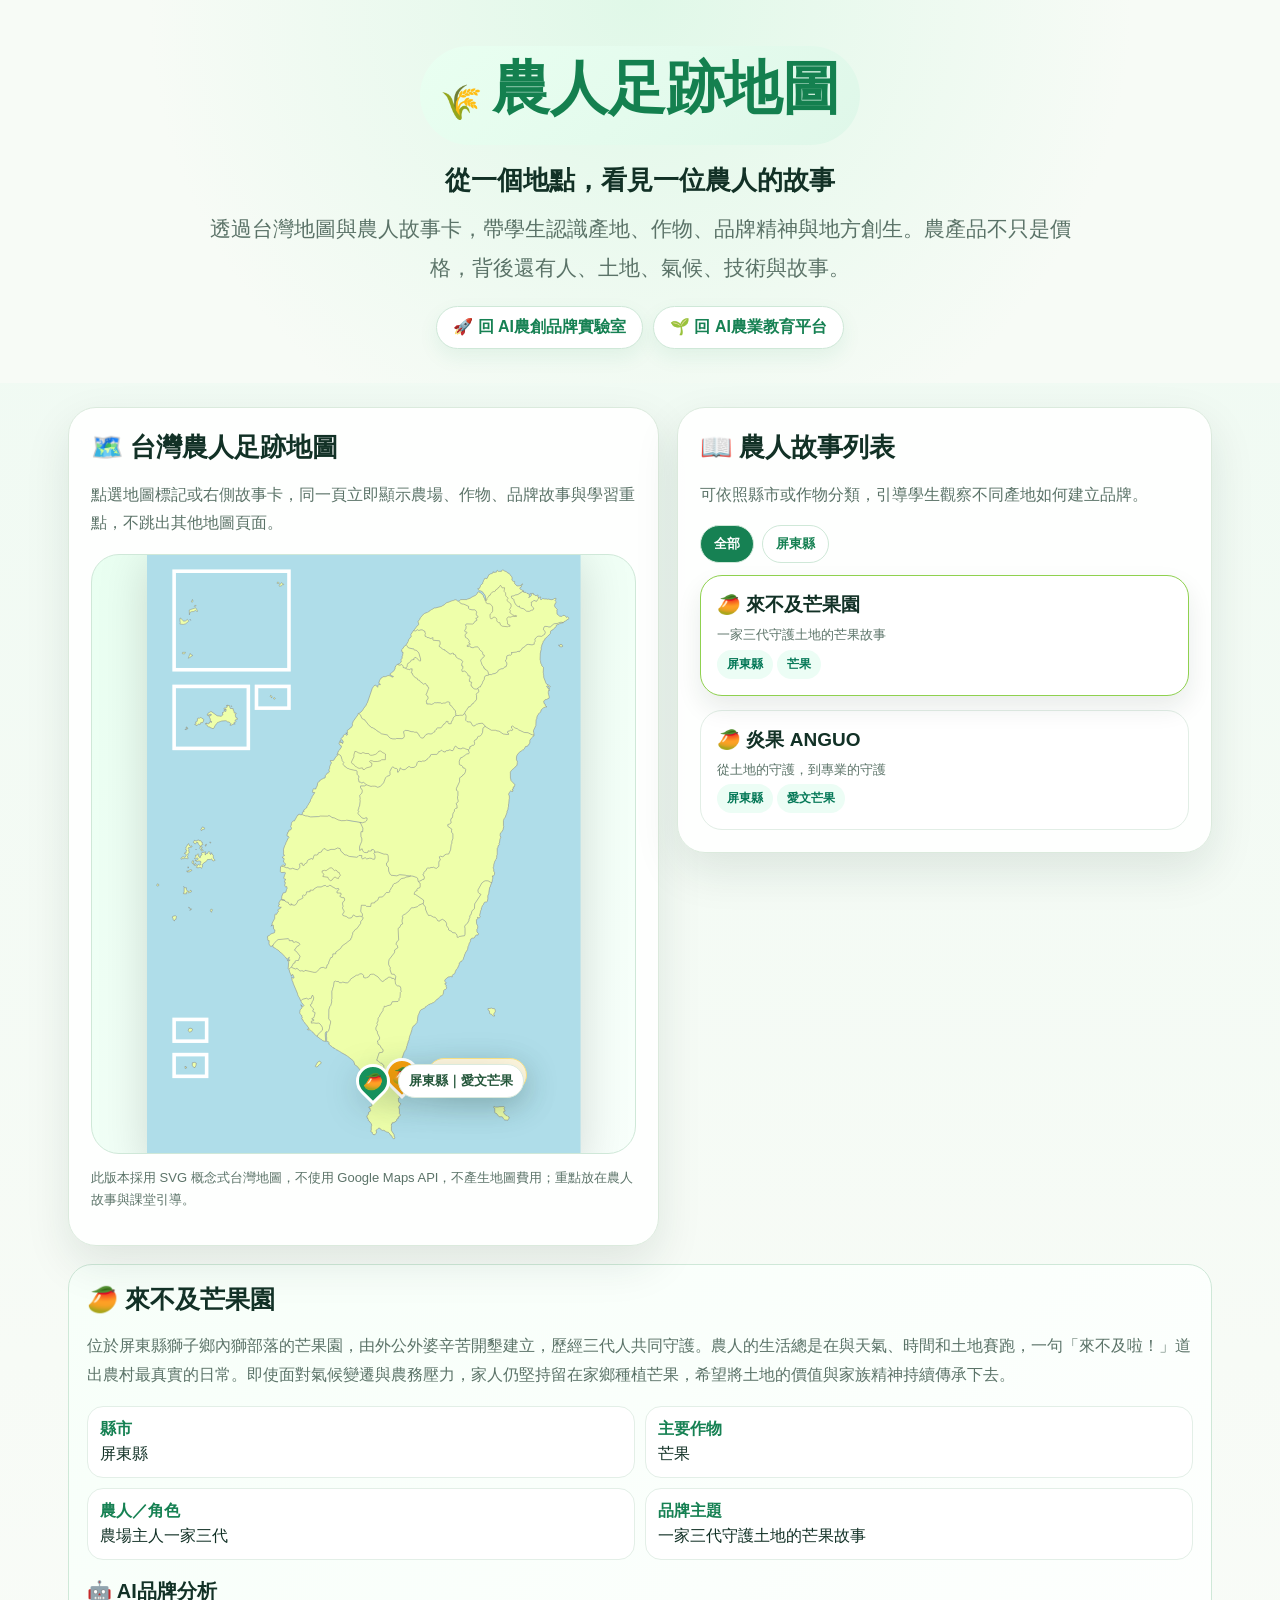
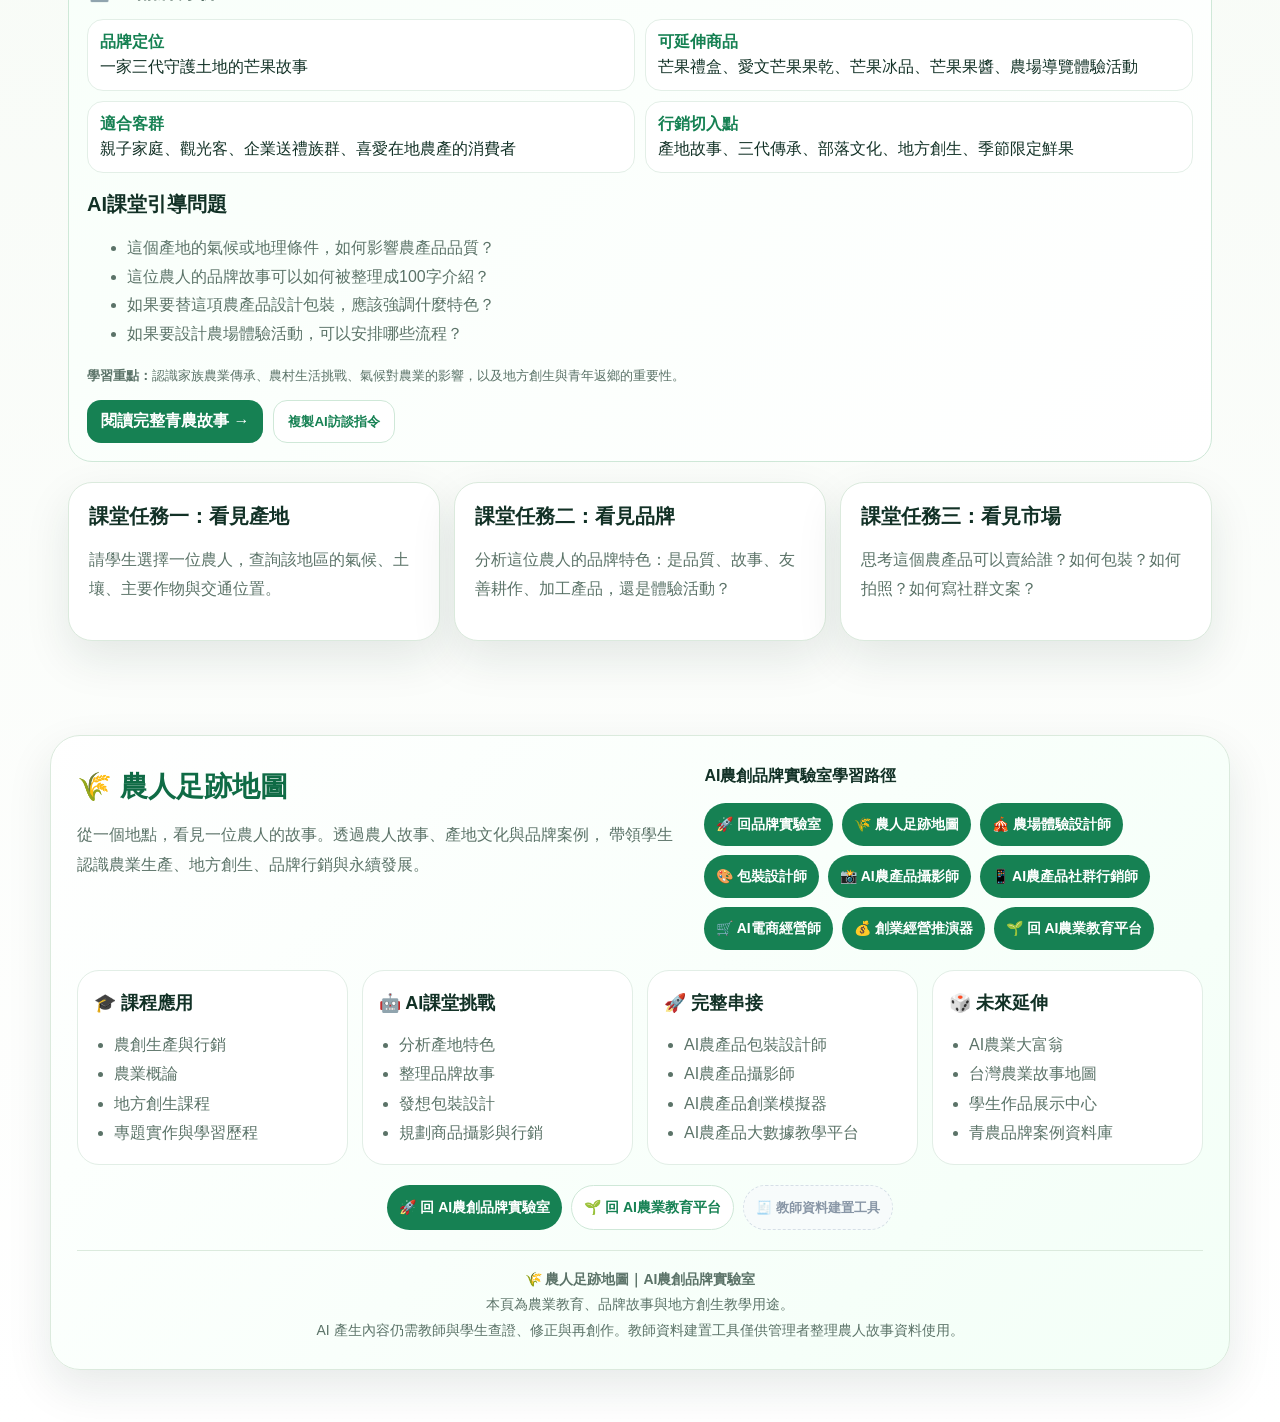
<file: map/index.html>
<!DOCTYPE html>
<html lang="zh-Hant">
<head>
  <meta charset="UTF-8" />
  <meta name="viewport" content="width=device-width, initial-scale=1.0" />
  <title>農人足跡地圖｜AI農創品牌實驗室</title>
  <meta name="description" content="農人足跡地圖，透過台灣地圖、農人故事卡與品牌案例，引導學生認識產地、作物、地方創生與農產品品牌。" />
  <style>
    :root{--bg:#f7fbf6;--card:#fff;--ink:#123126;--muted:#5b7368;--green:#15915c;--line:#dbeadd;--shadow:0 18px 45px rgba(18,49,38,.10);--gold:#f59e0b}
    *{box-sizing:border-box}
    body{margin:0;font-family:-apple-system,BlinkMacSystemFont,"Segoe UI","Noto Sans TC",Arial,sans-serif;color:var(--ink);background:linear-gradient(180deg,#eefaf2 0%,var(--bg) 45%,#fff 100%)}
    a{text-decoration:none;color:inherit}
    header{text-align:center;padding:46px 18px 34px;background:radial-gradient(circle at top,#e0f8e8 0%,#f7fbf6 66%)}
    .top-actions{display:flex;justify-content:center;gap:10px;flex-wrap:wrap;margin:18px 0 0}
    .pill-btn{display:inline-flex;align-items:center;justify-content:center;gap:8px;padding:10px 16px;border-radius:999px;border:1px solid #cfe8d8;background:#fff;color:#168153;font-weight:900;box-shadow:0 8px 20px rgba(21,145,92,.08)}
    .badge{display:inline-flex;align-items:center;gap:10px;padding:10px 20px;border-radius:999px;background:linear-gradient(135deg,#e9fff1,#dff7e9);color:#14804f;font-weight:900;margin-bottom:18px}
    .badge span{font-size:34px}
    h1{font-size:clamp(34px,6vw,58px);line-height:1.12;margin:0 0 14px}
    h2{font-size:26px;margin:0 0 12px}
    h3{font-size:20px;margin:18px 0 8px}
    .subtitle{max-width:880px;margin:0 auto;color:var(--muted);font-size:clamp(16px,2.4vw,21px);line-height:1.85}
    main{max-width:1180px;margin:0 auto;padding:24px 18px 70px}
    .grid{display:grid;grid-template-columns:1.05fr .95fr;gap:18px;align-items:start}
    @media(max-width:920px){.grid{grid-template-columns:1fr}}
    .card{background:rgba(255,255,255,.94);border:1px solid var(--line);border-radius:28px;padding:22px;box-shadow:var(--shadow)}
    .muted{color:var(--muted);line-height:1.8}
    .small{font-size:13px;color:var(--muted);line-height:1.65}
    .map-wrap{position:relative;min-height:600px;border-radius:28px;overflow:hidden;background:radial-gradient(circle at 50% 18%,rgba(34,197,94,.22),transparent 28%),linear-gradient(135deg,#e9fff1,#f8fffb);border:1px solid #cfe8d8}
    .taiwan-svg{
      position:absolute;
      left:50%;
      top:50%;
      width:80%;
      max-width:450px;
      transform:translate(-50%,-50%);
      filter:drop-shadow(0 12px 24px rgba(0,0,0,.15));
    }
    .taiwan-shape:after{content:"TAIWAN";position:absolute;left:50%;top:50%;transform:translate(-50%,-50%) rotate(-90deg);letter-spacing:.32em;color:rgba(255,255,255,.45);font-weight:900;font-size:28px}
    .marker{position:absolute;display:flex;align-items:center;gap:8px;transform:translate(-50%,-50%);cursor:pointer;filter:drop-shadow(0 8px 16px rgba(18,49,38,.18))}
    .pin{width:34px;height:34px;border-radius:50% 50% 50% 0;transform:rotate(-45deg);background:var(--green);display:grid;place-items:center;border:3px solid white}
    .pin span{transform:rotate(45deg);font-size:16px}
    .marker-label{background:#fff;border:1px solid #dbeadd;border-radius:999px;padding:7px 10px;font-size:13px;font-weight:900;white-space:nowrap;color:#24563a}
    .marker.active .pin{background:var(--gold)}
    .marker.active .marker-label{background:#fff7df;color:#8a5a00;border-color:#fde68a}
    .filters{display:flex;gap:8px;flex-wrap:wrap;margin:14px 0}
    .filter{border:1px solid #cfe8d8;background:#fff;color:#168153;border-radius:999px;padding:9px 13px;font-weight:900;cursor:pointer}
    .filter.active{background:#168153;color:#fff}
    .story-card{border:1px solid #e2eee6;border-radius:22px;padding:16px;margin-top:12px;background:#fff;cursor:pointer;transition:.2s ease}
    .story-card:hover,.story-card.active{border-color:#8fd14f;transform:translateY(-2px);box-shadow:0 12px 26px rgba(18,49,38,.09)}
    .story-title{font-size:19px;font-weight:900;margin-bottom:6px}
    .tag{display:inline-block;padding:6px 10px;border-radius:999px;background:#ecfdf5;color:#047857;font-weight:900;font-size:12px;margin:4px 4px 0 0}
    .detail{margin-top:18px;background:linear-gradient(135deg,#f7fff9,#fff);border:1px solid #cfe8d8;border-radius:24px;padding:18px}
    .detail-title{font-size:25px;font-weight:900;margin-bottom:8px}
    .info-grid{display:grid;grid-template-columns:1fr 1fr;gap:10px;margin:14px 0}
    @media(max-width:560px){.info-grid{grid-template-columns:1fr}}
    .info{background:#fff;border:1px solid #e3efe7;border-radius:16px;padding:12px}
    .info strong{display:block;color:#168153;margin-bottom:4px}
    .action-row{display:flex;gap:10px;flex-wrap:wrap;margin-top:14px}
    .action-row a,.action-row button{display:inline-flex;align-items:center;justify-content:center;border:0;cursor:pointer;padding:11px 14px;border-radius:14px;background:#168153;color:#fff;font-weight:900}
    .action-row .secondary{background:#fff;color:#168153;border:1px solid #cfe8d8}
    .learning{margin-top:20px;display:grid;grid-template-columns:repeat(3,1fr);gap:14px}
    @media(max-width:850px){.learning{grid-template-columns:1fr}}
    .learn-card{background:#fff;border:1px solid var(--line);border-radius:24px;padding:20px;box-shadow:var(--shadow)}
    .learn-card h3{margin-top:0}
    footer{text-align:center;padding:32px 18px 48px;color:var(--muted);line-height:1.8}
    .site-footer{
      margin-top:24px;
      padding:0 18px 52px;
      color:var(--ink);
    }
    .footer-inner{
      max-width:1180px;
      margin:0 auto;
      background:linear-gradient(135deg,rgba(255,255,255,.96),#f3fff7);
      border:1px solid var(--line);
      border-radius:30px;
      box-shadow:var(--shadow);
      padding:26px;
      text-align:left;
    }
    .footer-brand{
      display:grid;
      grid-template-columns:1.1fr .9fr;
      gap:18px;
      align-items:start;
      margin-bottom:20px;
    }
    @media(max-width:850px){.footer-brand{grid-template-columns:1fr}}
    .footer-title{
      font-size:28px;
      font-weight:900;
      margin-bottom:8px;
      color:#0f6b45;
    }
    .footer-subtitle{
      color:var(--muted);
      line-height:1.85;
      margin:0;
    }
    .footer-grid{
      display:grid;
      grid-template-columns:repeat(4,1fr);
      gap:14px;
      margin-top:18px;
    }
    @media(max-width:1000px){.footer-grid{grid-template-columns:repeat(2,1fr)}}
    @media(max-width:620px){.footer-grid{grid-template-columns:1fr}}
    .footer-box{
      background:#fff;
      border:1px solid #e2eee6;
      border-radius:22px;
      padding:16px;
      min-height:170px;
    }
    .footer-box h3{
      margin:0 0 10px;
      font-size:18px;
      color:#123126;
    }
    .footer-box ul{
      margin:0;
      padding-left:20px;
      color:var(--muted);
      line-height:1.85;
    }
    .footer-links{
      display:flex;
      flex-wrap:wrap;
      gap:9px;
      margin-top:12px;
    }
    .footer-link{
      display:inline-flex;
      align-items:center;
      justify-content:center;
      gap:6px;
      padding:9px 12px;
      border-radius:999px;
      background:#168153;
      color:#fff;
      font-weight:900;
      font-size:14px;
      text-decoration:none;
    }
    .footer-link.secondary{
      background:#fff;
      color:#168153;
      border:1px solid #cfe8d8;
    }
    .footer-link.disabled{
      background:#f1f5f9;
      color:#64748b;
      border:1px dashed #cbd5e1;
      cursor:not-allowed;
    }

    .footer-link.admin-link{
      background:#f8fafc;
      color:#64748b;
      border:1px dashed #cbd5e1;
      font-size:13px;
      opacity:.75;
    }

    .footer-link.admin-link:hover{
      opacity:1;
      color:#168153;
      border-color:#cfe8d8;
    }

    .footer-note{
      margin-top:20px;
      padding-top:16px;
      border-top:1px solid #dbeadd;
      color:var(--muted);
      text-align:center;
      line-height:1.8;
      font-size:14px;
    }
  </style>
</head>
<body>
  <header>
    <div class="badge"><span><h1></h1>🌾</h1></span><strong><h1>農人足跡地圖</h1></strong></div>
    <h2>從一個地點，看見一位農人的故事</h2>
    <p class="subtitle">透過台灣地圖與農人故事卡，帶學生認識產地、作物、品牌精神與地方創生。農產品不只是價格，背後還有人、土地、氣候、技術與故事。</p>
    <div class="top-actions">
      <a class="pill-btn" href="https://r91628120.github.io/ai-agri-brand-lab/">🚀 回 AI農創品牌實驗室</a>
      <a class="pill-btn" href="https://r91628120.github.io/ai-agri-education/#home">🌱 回 AI農業教育平台</a>
    </div>
  </header>

  <main>
    <section class="grid">
      <div class="card">
        <h2>🗺️ 台灣農人足跡地圖</h2>
        <p class="muted">點選地圖標記或右側故事卡，同一頁立即顯示農場、作物、品牌故事與學習重點，不跳出其他地圖頁面。</p>
        <div class="map-wrap" id="mapWrap">

        <img
           src="assets/taiwan-political-division.svg"
                class="taiwan-svg"
                alt="台灣縣市地圖">

        </div>
        <p class="small">此版本採用 SVG 概念式台灣地圖，不使用 Google Maps API，不產生地圖費用；重點放在農人故事與課堂引導。</p>
      </div>
      <div class="card">
        <h2>📖 農人故事列表</h2>
        <p class="muted">可依照縣市或作物分類，引導學生觀察不同產地如何建立品牌。</p>
        <div class="filters" id="filters"></div>
        <div id="storyList"></div>
      </div>
    </section>

    <section class="detail" id="detailBox"></section>

    <section class="learning">
      <div class="learn-card"><h3>課堂任務一：看見產地</h3><p class="muted">請學生選擇一位農人，查詢該地區的氣候、土壤、主要作物與交通位置。</p></div>
      <div class="learn-card"><h3>課堂任務二：看見品牌</h3><p class="muted">分析這位農人的品牌特色：是品質、故事、友善耕作、加工產品，還是體驗活動？</p></div>
      <div class="learn-card"><h3>課堂任務三：看見市場</h3><p class="muted">思考這個農產品可以賣給誰？如何包裝？如何拍照？如何寫社群文案？</p></div>
    </section>
  </main>

  <footer class="site-footer">
    <div class="footer-inner">
      <div class="footer-brand">
        <div>
          <div class="footer-title">🌾 農人足跡地圖</div>
          <p class="footer-subtitle">
            從一個地點，看見一位農人的故事。透過農人故事、產地文化與品牌案例，
            帶領學生認識農業生產、地方創生、品牌行銷與永續發展。
          </p>
        </div>
        <div>
          <strong>AI農創品牌實驗室學習路徑</strong>
          <div class="footer-links">
            <a class="footer-link" href="../index.html">🚀 回品牌實驗室</a>
            <a class="footer-link" href="../map/">🌾 農人足跡地圖</a>
            <a class="footer-link" href="../farm-experience/">🎪 農場體驗設計師</a>
            <a class="footer-link" href="../packaging-designer/">🎨 包裝設計師</a>
            <a class="footer-link" href="../product-photographer/">📸 AI農產品攝影師</a>
            <a class="footer-link" href="../social-media-marketer/">📱 AI農產品社群行銷師</a>
            <a class="footer-link" href="../ecommerce-manager/">🛒 AI電商經營師</a> 
            <a class="footer-link" href="../business-simulator/">💰 創業經營推演器</a>
            <a class="footer-link" href="https://r91628120.github.io/ai-agri-education/#home">🌱 回 AI農業教育平台</a>
          </div>
        </div>
      </div>

      <div class="footer-grid">
        <div class="footer-box">
          <h3>🎓 課程應用</h3>
          <ul>
            <li>農創生產與行銷</li>
            <li>農業概論</li>
            <li>地方創生課程</li>
            <li>專題實作與學習歷程</li>
          </ul>
        </div>
        <div class="footer-box">
          <h3>🤖 AI課堂挑戰</h3>
          <ul>
            <li>分析產地特色</li>
            <li>整理品牌故事</li>
            <li>發想包裝設計</li>
            <li>規劃商品攝影與行銷</li>
          </ul>
        </div>
        <div class="footer-box">
          <h3>🚀 完整串接</h3>
          <ul>
            <li>AI農產品包裝設計師</li>
            <li>AI農產品攝影師</li>
            <li>AI農產品創業模擬器</li>
            <li>AI農產品大數據教學平台</li>
          </ul>
        </div>
        <div class="footer-box">
          <h3>🎲 未來延伸</h3>
          <ul>
            <li>AI農業大富翁</li>
            <li>台灣農業故事地圖</li>
            <li>學生作品展示中心</li>
            <li>青農品牌案例資料庫</li>
          </ul>
        </div>
      </div>

      <div class="footer-links" style="justify-content:center;margin-top:20px;">
        <a class="footer-link" href="https://r91628120.github.io/ai-agri-brand-lab/">🚀 回 AI農創品牌實驗室</a>
        <a class="footer-link secondary" href="https://r91628120.github.io/ai-agri-education/#home">🌱 回 AI農業教育平台</a>
        <a class="footer-link admin-link" href="farmer-json-maker.html">
           🧾 教師資料建置工具
        </a>
      </div>

      <div class="footer-note">
        <strong>🌾 農人足跡地圖｜AI農創品牌實驗室</strong><br>
        本頁為農業教育、品牌故事與地方創生教學用途。<br>
        AI 產生內容仍需教師與學生查證、修正與再創作。教師資料建置工具僅供管理者整理農人故事資料使用。
      </div>
    </div>
  </footer>

<script>

let farmers = [];

let activeCounty = "全部";
let activeId = null;


function uniqueCounties(){return["全部",...Array.from(new Set(farmers.map(f=>f.county)))]}
function getFiltered(){return activeCounty==="全部"?farmers:farmers.filter(f=>f.county===activeCounty)}
function selectedFarmer(){return farmers.find(f=>f.id===activeId)||getFiltered()[0]||farmers[0]}

function renderFilters(){
  document.getElementById("filters").innerHTML=uniqueCounties().map(c=>`<button class="filter ${c===activeCounty?'active':''}" onclick="setCounty('${c}')">${c}</button>`).join("");
}
function setCounty(c){
  activeCounty=c;
  const rows=getFiltered();
  if(rows.length)activeId=rows[0].id;
  render();
}
function renderMap(){
  const map=document.getElementById("mapWrap");
  map.querySelectorAll(".marker").forEach(n=>n.remove());
  getFiltered().forEach(f=>{
    const el=document.createElement("div");
    el.className="marker "+(f.id===activeId?"active":"");
    el.style.left=f.position.x+"%";
    el.style.top=f.position.y+"%";
    el.onclick=()=>{activeId=f.id;render()};
    el.innerHTML=`<div class="pin"><span>${f.icon}</span></div><div class="marker-label">${f.county}｜${f.crop}</div>`;
    map.appendChild(el);
  });
}
function renderList(){
  document.getElementById("storyList").innerHTML=getFiltered().map(f=>`<div class="story-card ${f.id===activeId?'active':''}" onclick="activeId='${f.id}';render();"><div class="story-title">${f.icon} ${f.name}</div><div class="small">${f.theme}</div><span class="tag">${f.county}</span><span class="tag">${f.crop}</span></div>`).join("");
}
function renderDetail(){
  const f=selectedFarmer();
  document.getElementById("detailBox").innerHTML=`<div class="detail-title">${f.icon} ${f.name}</div><p class="muted">${f.story}</p><div class="info-grid"><div class="info"><strong>縣市</strong>${f.county}</div><div class="info"><strong>主要作物</strong>${f.crop}</div><div class="info"><strong>農人／角色</strong>${f.farmer}</div><div class="info"><strong>品牌主題</strong>${f.theme}</div></div><h3>🤖 AI品牌分析</h3><div class="info-grid"><div class="info"><strong>品牌定位</strong>${f.theme}</div><div class="info"><strong>可延伸商品</strong>${f.productIdea}</div><div class="info"><strong>適合客群</strong>${f.customer}</div><div class="info"><strong>行銷切入點</strong>${f.marketing}</div></div><h3>AI課堂引導問題</h3><ul class="muted"><li>這個產地的氣候或地理條件，如何影響農產品品質？</li><li>這位農人的品牌故事可以如何被整理成100字介紹？</li><li>如果要替這項農產品設計包裝，應該強調什麼特色？</li><li>如果要設計農場體驗活動，可以安排哪些流程？</li></ul><p class="small"><strong>學習重點：</strong>${f.learning}</p><div class="action-row"><a target="_blank" href="${f.link}">閱讀完整青農故事 →</a><button class="secondary" onclick="copyPrompt()">複製AI訪談指令</button></div>`;
}
function copyPrompt(){
  const f=selectedFarmer();
  const prompt=`請協助我以高中職學生能理解的方式，整理「${f.name}」的農人品牌故事。請包含：1. 產地特色 2. 主要作物 3. 農人面臨的挑戰 4. 品牌故事亮點 5. 可延伸的包裝設計、商品攝影與農場體驗活動建議。`;
  navigator.clipboard.writeText(prompt);
  alert("已複製AI訪談指令！");
}

async function loadFarmers() {

  const response = await fetch("farmers.json");

  farmers = await response.json();

  activeId = farmers[0].id;

  render();

}


function render(){renderFilters();renderMap();renderList();renderDetail()}
loadFarmers();
</script>
</body>
</html>
</file>
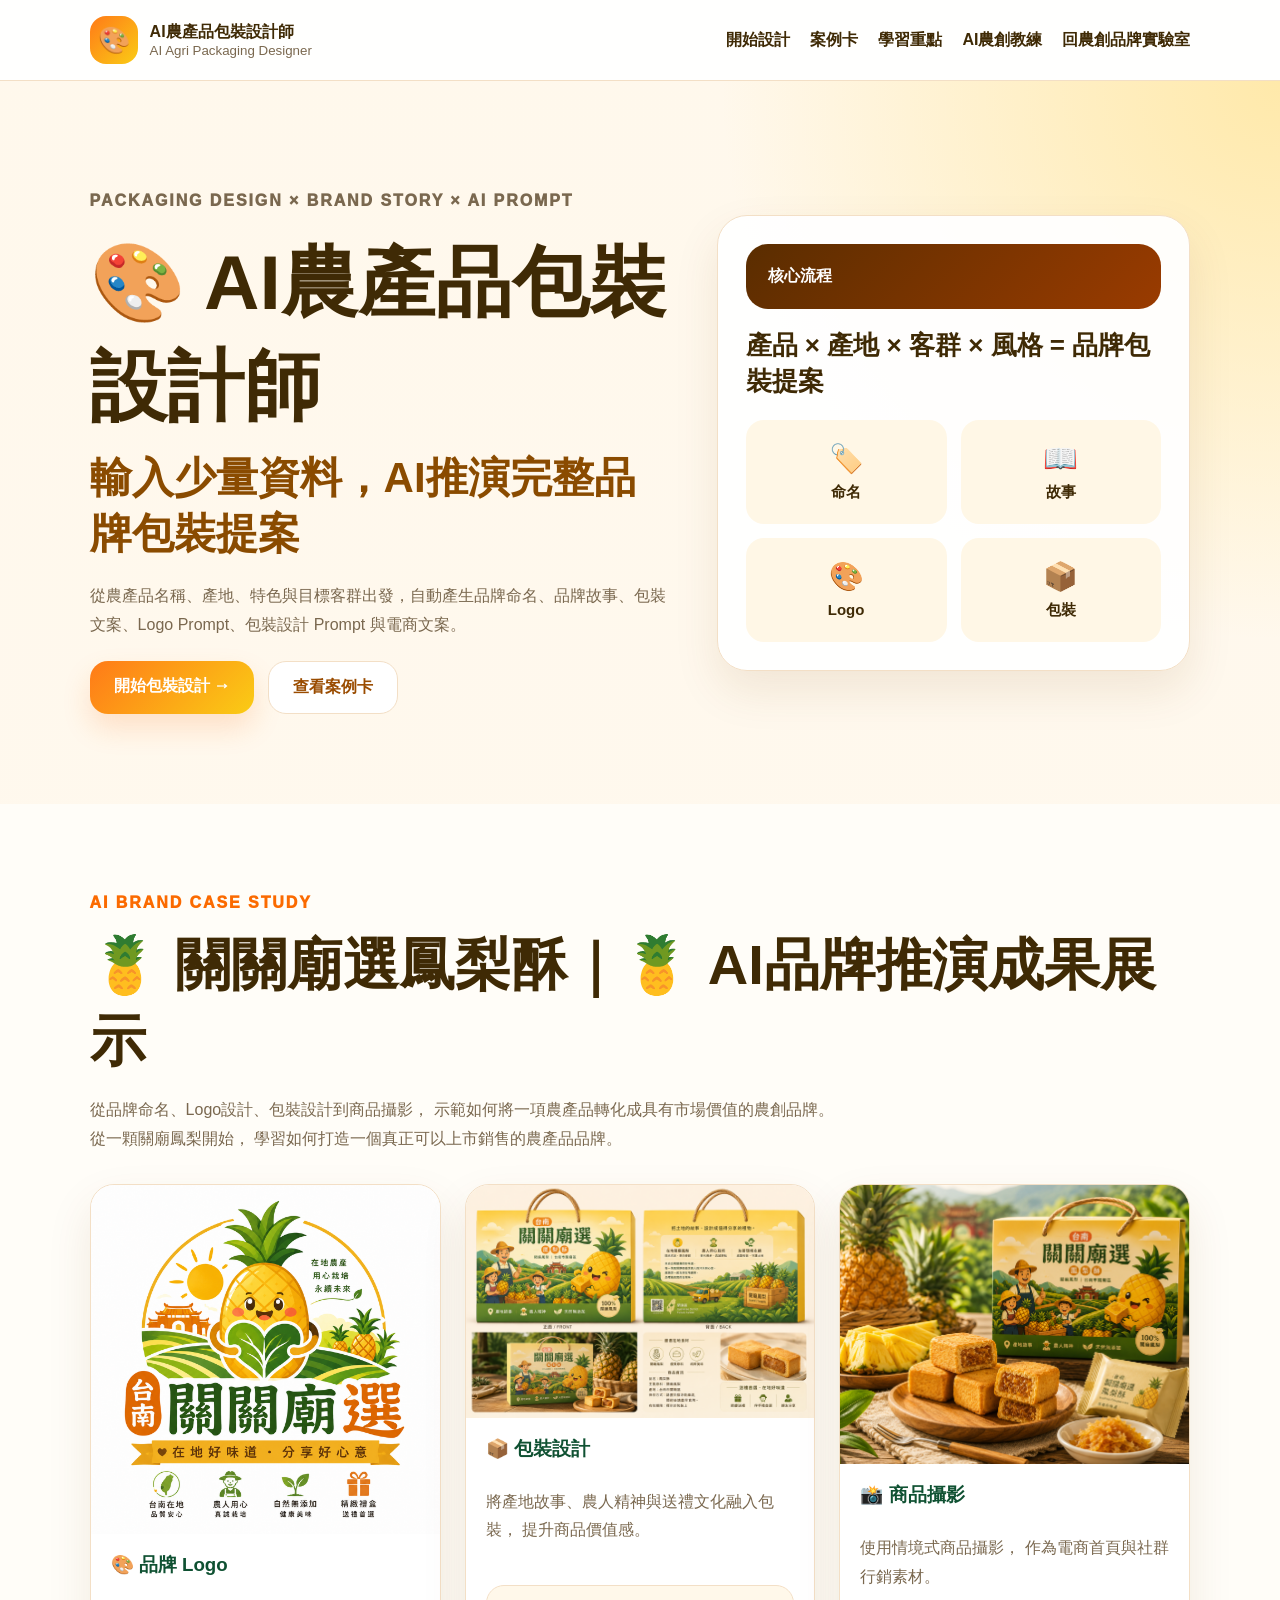
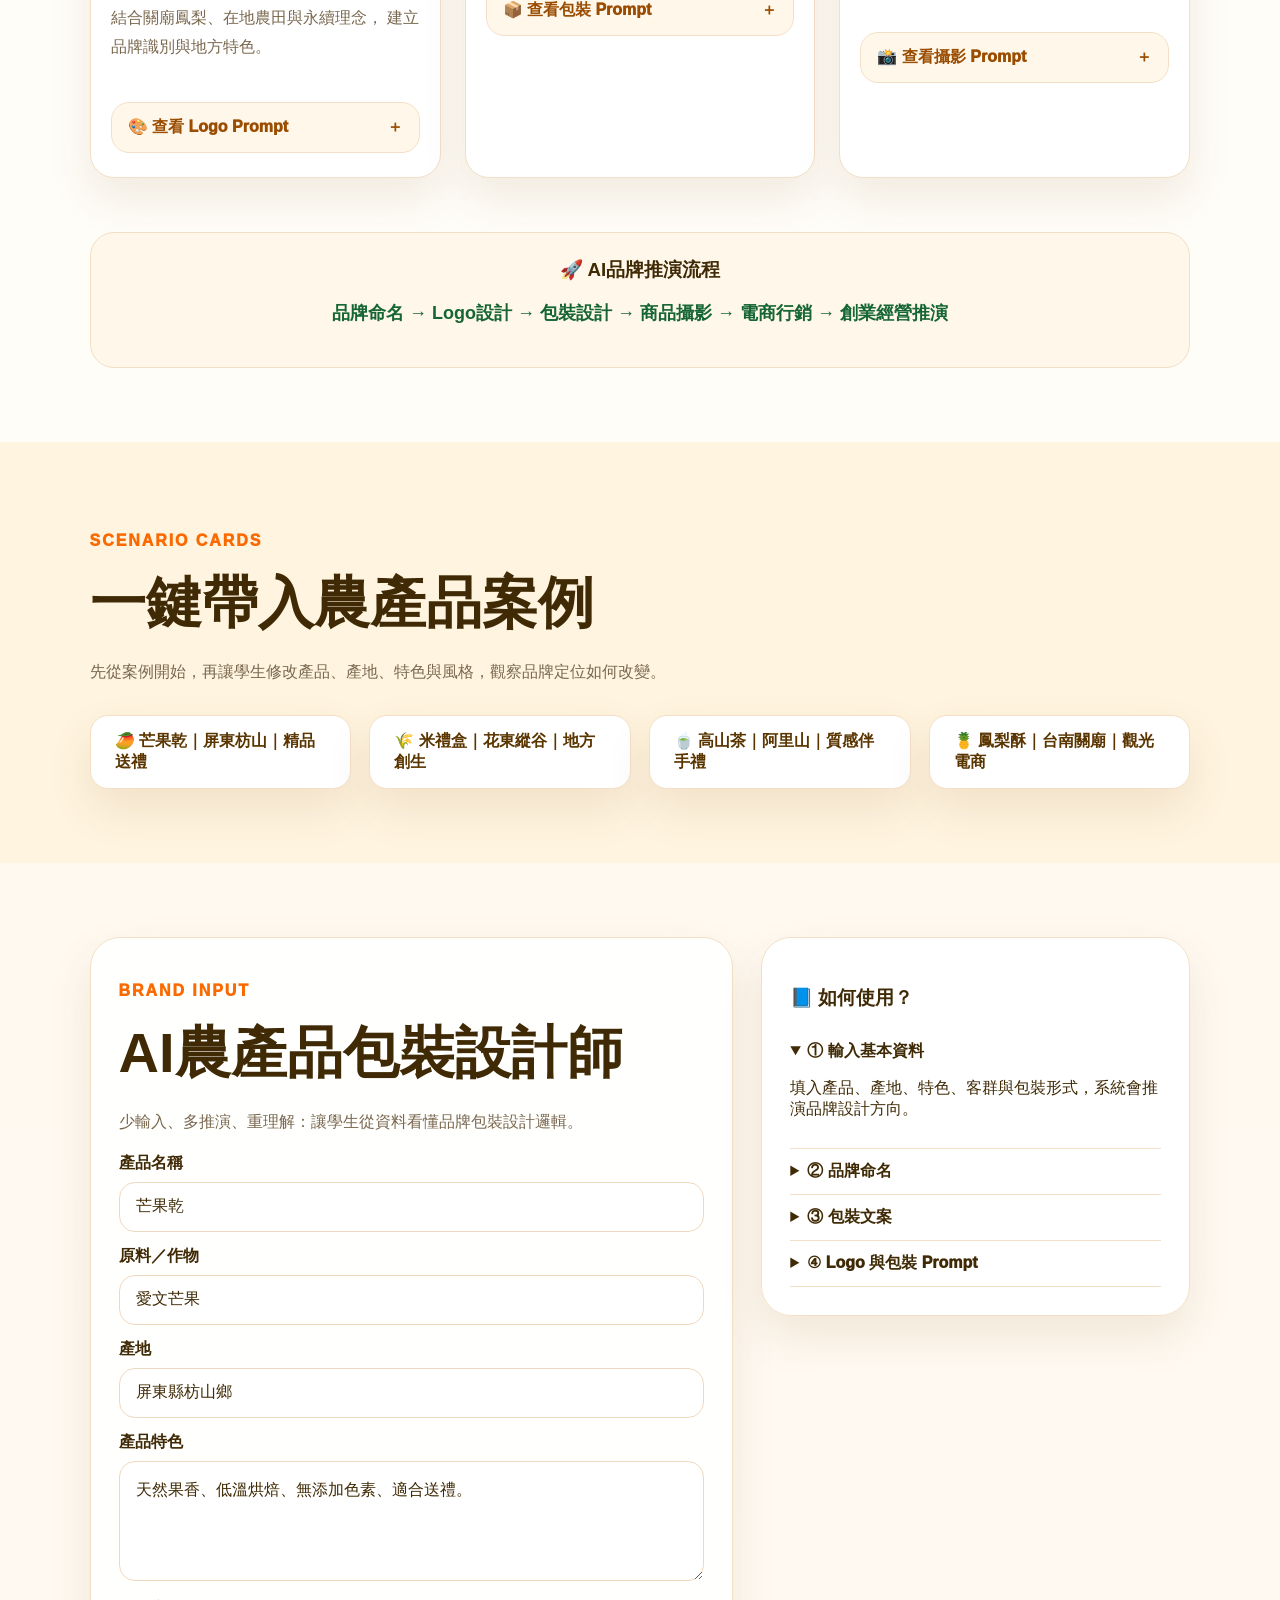
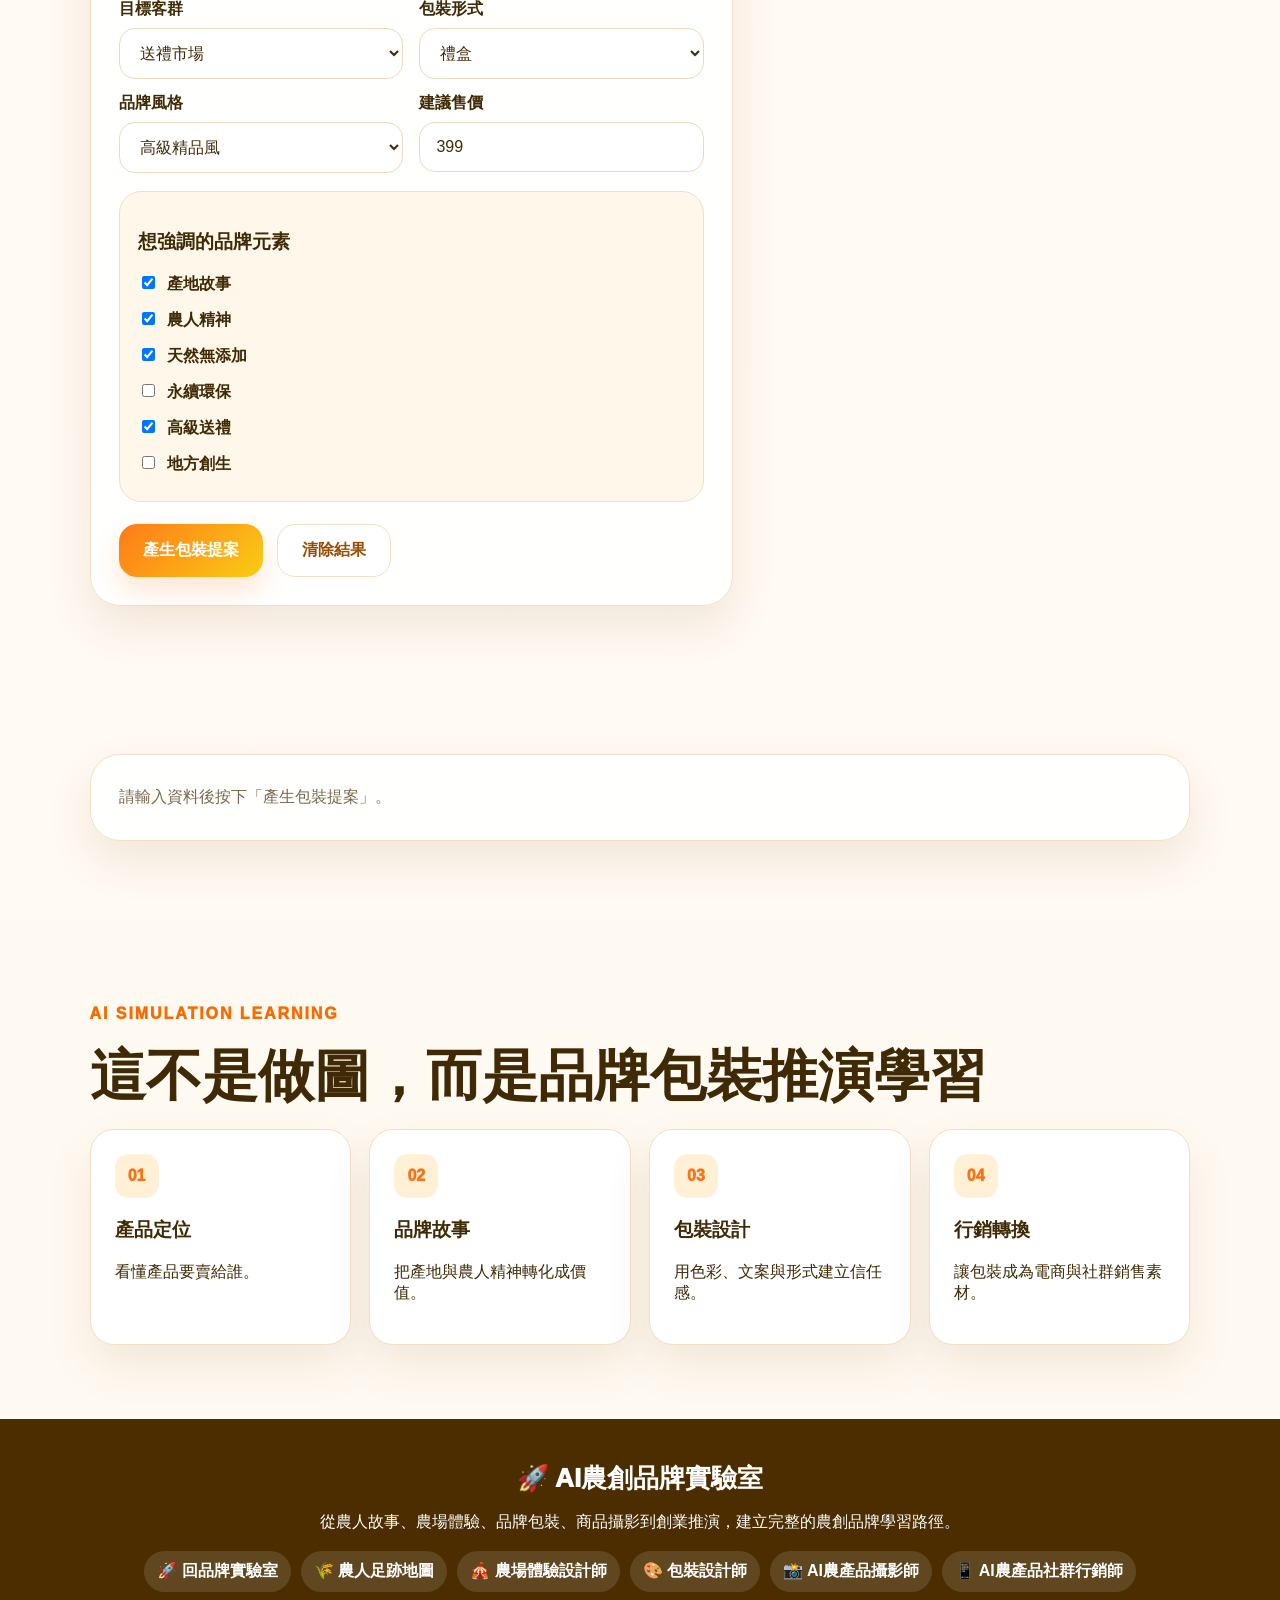
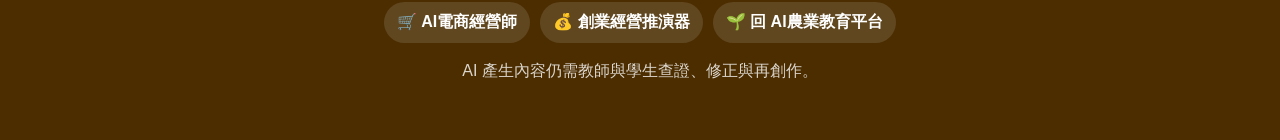
<file: packaging-designer/index.html>
<!DOCTYPE html>
<html lang="zh-Hant">
<head>
  <meta charset="UTF-8" />
  <meta name="viewport" content="width=device-width, initial-scale=1.0" />
  <title>AI農產品包裝設計師｜AI Agri Packaging Designer</title>
  <link rel="stylesheet" href="style.css?v=1.2" />
</head>
<body>
  <header class="topbar">
    <a class="brand" href="#home">
      <span class="logo">🎨</span>
      <span><strong>AI農產品包裝設計師</strong><small>AI Agri Packaging Designer</small></span>
    </a>
    <nav>
      <a href="#designer">開始設計</a>
      <a href="#cases">案例卡</a>
      <a href="#learning">學習重點</a>
      <a href="https://chatgpt.com/g/g-6a2d733aeac08191be56f59a8653cdae-ainong-chuang-jiao-lian-ai-agri-brand-coach">AI農創教練</a>
      <a href="https://r91628120.github.io/ai-agri-brand-lab/">回農創品牌實驗室</a>
    </nav>
  </header>

  <main id="home">
    <section class="hero">
      <div class="hero-text">
        <p class="eyebrow">PACKAGING DESIGN × BRAND STORY × AI PROMPT</p>
        <h1>🎨 AI農產品包裝設計師</h1>
        <h2>輸入少量資料，AI推演完整品牌包裝提案</h2>
        <p>從農產品名稱、產地、特色與目標客群出發，自動產生品牌命名、品牌故事、包裝文案、Logo Prompt、包裝設計 Prompt 與電商文案。</p>
        <div class="actions">
          <a class="btn" href="#designer">開始包裝設計 →</a>
          <a class="btn ghost" href="#cases">查看案例卡</a>
        </div>
      </div>
      <div class="hero-card">
        <div class="formula">核心流程</div>
        <strong>產品 × 產地 × 客群 × 風格 = 品牌包裝提案</strong>
        <div class="mini-grid">
          <div>🏷️<b>命名</b></div><div>📖<b>故事</b></div><div>🎨<b>Logo</b></div><div>📦<b>包裝</b></div>
        </div>
      </div>
    </section>

    <section class="section showcase-section">
        <p class="eyebrow">AI BRAND CASE STUDY</p>

           <h2>🍍 關關廟選鳳梨酥｜🍍 AI品牌推演成果展示</h2>

             <p class="muted">
                  從品牌命名、Logo設計、包裝設計到商品攝影，
                  示範如何將一項農產品轉化成具有市場價值的農創品牌。<br>
                  從一顆關廟鳳梨開始，
                  學習如何打造一個真正可以上市銷售的農產品品牌。

             </p>

      <div class="showcase-grid">

        <div class="showcase-card">
          <img src="images/logo-pineapple.png" alt="關關廟選 Logo">
           <h3>🎨 品牌 Logo</h3>
            <p>
              結合關廟鳳梨、在地農田與永續理念，
              建立品牌識別與地方特色。
            </p>

          <details class="prompt-detail">
             <summary>🎨 查看 Logo Prompt</summary>
              <div class="prompt-text">
                 Design a cheerful agricultural brand logo for "台南關關廟選". Incorporate a smiling pineapple, warm sunshine, rolling farmland, and a heart-shaped leaf symbolizing farmers' dedication. Use a friendly family-oriented style, modern flat vector design, clean lines, bright yellow, green and orange color palette. Include Chinese typography "台南關關廟選". Express local identity, sustainability, agriculture, gift culture, and regional revitalization. Premium yet approachable, suitable for food packaging, tourism souvenirs, and educational agricultural branding. White background, professional logo presentation.
              </div>
          </details>
        </div>


      <div class="showcase-card">
         <img src="images/package-pineapple.png" alt="關關廟選 包裝">
          <h3>📦 包裝設計</h3>
           <p>
             將產地故事、農人精神與送禮文化融入包裝，
             提升商品價值感。
           </p>

            <details class="prompt-detail">
              <summary>📦 查看包裝 Prompt</summary>
               <div class="prompt-text">
                  Premium pineapple cake gift box packaging design for "台南關關廟選". Family-friendly and lively illustration style. Feature Guanmiao pineapple fields, local farmers harvesting pineapples, sunshine, countryside landscape of Tainan. Eco-friendly packaging concept, warm yellow and green colors, playful yet elegant. Include visual storytelling about origin, sustainability, and local culture. High-end souvenir gift box with handle. Modern Taiwanese agricultural branding, food illustration, premium retail packaging mockup, front and back design, realistic presentation.
               </div>
            </details>
      </div>

      <div class="showcase-card">
         <img src="images/photo-pineapple.png" alt="關關廟選 商品攝影">
          <h3>📸 商品攝影</h3>
            <p>
              使用情境式商品攝影，
              作為電商首頁與社群行銷素材。
            </p>

             <details class="prompt-detail">
              <summary>📸 查看攝影 Prompt</summary>
               <div class="prompt-text">
                 Premium pineapple cake product photography for "台南關關廟選". Pineapple cakes displayed beside fresh Guanmiao pineapples, wooden table, natural sunlight, warm Taiwanese countryside atmosphere. Show sliced pineapple cake revealing golden fruit filling. Include gift box packaging in background. High-detail commercial food photography, shallow depth of field, soft natural lighting, tourism souvenir style, authentic farm-to-table storytelling, professional advertising quality.
               </div>
             </details>
       </div>


      <div class="case-flow">
         <h3>🚀 AI品牌推演流程</h3>

           <p>
             品牌命名 →
             Logo設計 →
             包裝設計 →
             商品攝影 →
             電商行銷 →
             創業經營推演
           </p>
      </div>
  </section>



    <section id="cases" class="section soft">
      <p class="eyebrow">SCENARIO CARDS</p>
      <h2>一鍵帶入農產品案例</h2>
      <p class="muted">先從案例開始，再讓學生修改產品、產地、特色與風格，觀察品牌定位如何改變。</p>
      <div class="case-grid">
        <button onclick="loadCase('mango')">🥭 芒果乾｜屏東枋山｜精品送禮</button>
        <button onclick="loadCase('rice')">🌾 米禮盒｜花東縱谷｜地方創生</button>
        <button onclick="loadCase('tea')">🍵 高山茶｜阿里山｜質感伴手禮</button>
        <button onclick="loadCase('pineapple')">🍍 鳳梨酥｜台南關廟｜觀光電商</button>
      </div>
    </section>


    <section id="designer" class="section designer-grid">
      <div class="panel form-panel">
        <p class="eyebrow">BRAND INPUT</p>
        <h2>AI農產品包裝設計師</h2>
        <p class="muted">少輸入、多推演、重理解：讓學生從資料看懂品牌包裝設計邏輯。</p>

        <label>產品名稱</label>
        <input id="productName" value="芒果乾" placeholder="例如：芒果乾、米禮盒、茶葉、鳳梨酥" />

        <label>原料／作物</label>
        <input id="cropName" value="愛文芒果" placeholder="例如：愛文芒果、台稉9號、烏龍茶" />

        <label>產地</label>
        <input id="origin" value="屏東縣枋山鄉" placeholder="例如：屏東枋山、花東縱谷、阿里山" />

        <label>產品特色</label>
        <textarea id="features">天然果香、低溫烘焙、無添加色素、適合送禮。</textarea>

        <div class="two-col">
          <div>
            <label>目標客群</label>
            <select id="target">
              <option>年輕族群</option><option selected>送禮市場</option><option>親子家庭</option><option>企業團購</option><option>觀光伴手禮</option><option>高端精品客群</option>
            </select>
          </div>
          <div>
            <label>包裝形式</label>
            <select id="packageType">
              <option>夾鏈袋</option><option selected>禮盒</option><option>玻璃罐</option><option>紙盒</option><option>手提盒</option><option>電商外盒</option>
            </select>
          </div>
        </div>

        <div class="two-col">
          <div>
            <label>品牌風格</label>
            <select id="styleType">
              <option selected>高級精品風</option><option>日系文青風</option><option>自然小農風</option><option>活潑親子風</option><option>地方創生風</option><option>極簡現代風</option>
            </select>
          </div>
          <div>
            <label>建議售價</label>
            <input id="price" value="399" placeholder="例如：399" />
          </div>
        </div>

        <div class="check-box">
          <h3>想強調的品牌元素</h3>
          <label><input type="checkbox" value="產地故事" checked> 產地故事</label>
          <label><input type="checkbox" value="農人精神" checked> 農人精神</label>
          <label><input type="checkbox" value="天然無添加" checked> 天然無添加</label>
          <label><input type="checkbox" value="永續環保"> 永續環保</label>
          <label><input type="checkbox" value="高級送禮" checked> 高級送禮</label>
          <label><input type="checkbox" value="地方創生"> 地方創生</label>
        </div>

        <div class="button-row">
          <button onclick="generateDesign()">產生包裝提案</button>
          <button class="secondary" onclick="clearResult()">清除結果</button>
        </div>
      </div>

      <aside class="panel guide-card">
        <h3>📘 如何使用？</h3>
        <details open><summary>① 輸入基本資料</summary><p>填入產品、產地、特色、客群與包裝形式，系統會推演品牌設計方向。</p></details>
        <details><summary>② 品牌命名</summary><p>命名要讓人記得住，也要能連結產地、產品特色與情感。</p></details>
        <details><summary>③ 包裝文案</summary><p>正面文案負責吸引目光，背面文案負責建立信任。</p></details>
        <details><summary>④ Logo 與包裝 Prompt</summary><p>可直接複製到 ChatGPT 或 AI 繪圖工具，協助生成視覺草圖。</p></details>
      </aside>
    </section>

    <section class="section">
      <div id="result" class="result-card muted">請輸入資料後按下「產生包裝提案」。</div>
    </section>

    <section id="learning" class="section learning">
      <p class="eyebrow">AI SIMULATION LEARNING</p>
      <h2>這不是做圖，而是品牌包裝推演學習</h2>
      <div class="learn-grid">
        <div><span>01</span><h3>產品定位</h3><p>看懂產品要賣給誰。</p></div>
        <div><span>02</span><h3>品牌故事</h3><p>把產地與農人精神轉化成價值。</p></div>
        <div><span>03</span><h3>包裝設計</h3><p>用色彩、文案與形式建立信任感。</p></div>
        <div><span>04</span><h3>行銷轉換</h3><p>讓包裝成為電商與社群銷售素材。</p></div>
      </div>
    </section>
  </main>

  <footer class="site-footer">
    <div class="footer-inner">
      <div class="footer-title">🚀 AI農創品牌實驗室</div>
      <p>從農人故事、農場體驗、品牌包裝、商品攝影到創業推演，建立完整的農創品牌學習路徑。</p>
      <div class="footer-links">
        <a class="footer-link" href="../index.html">🚀 回品牌實驗室</a>
        <a class="footer-link" href="../map/">🌾 農人足跡地圖</a>
        <a class="footer-link" href="../farm-experience/">🎪 農場體驗設計師</a>
        <a class="footer-link" href="../packaging-designer/">🎨 包裝設計師</a>
        <a class="footer-link" href="../product-photographer/">📸 AI農產品攝影師</a>
        <a class="footer-link" href="../social-media-marketer/">📱 AI農產品社群行銷師</a>
        <a class="footer-link" href="../ecommerce-manager/">🛒 AI電商經營師</a> 
        <a class="footer-link" href="../business-simulator/">💰 創業經營推演器</a>
        <a class="footer-link" href="https://r91628120.github.io/ai-agri-education/#home">🌱 回 AI農業教育平台</a>
      
      </div>
      <p class="note">AI 產生內容仍需教師與學生查證、修正與再創作。</p>
    </div>
  </footer>

  <script src="script.js?v=1.1"></script>
</body>
</html>
</file>
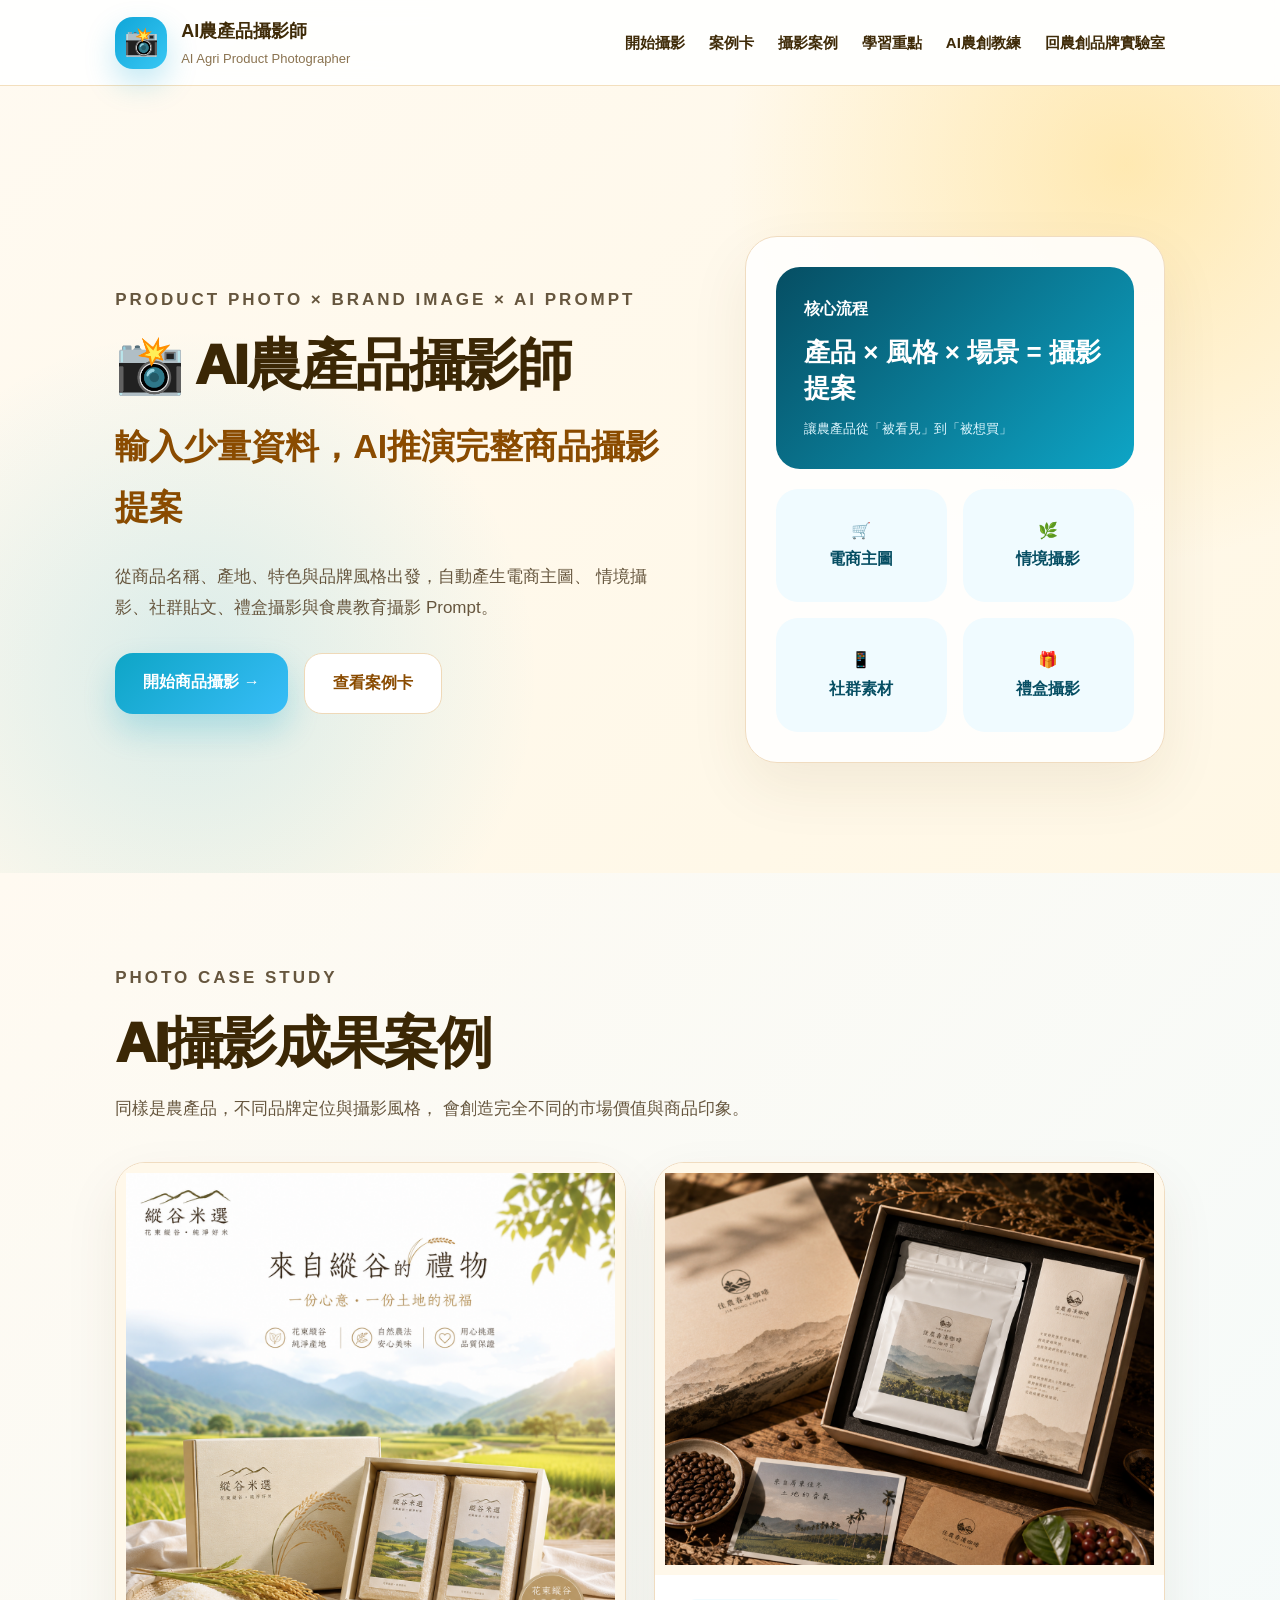
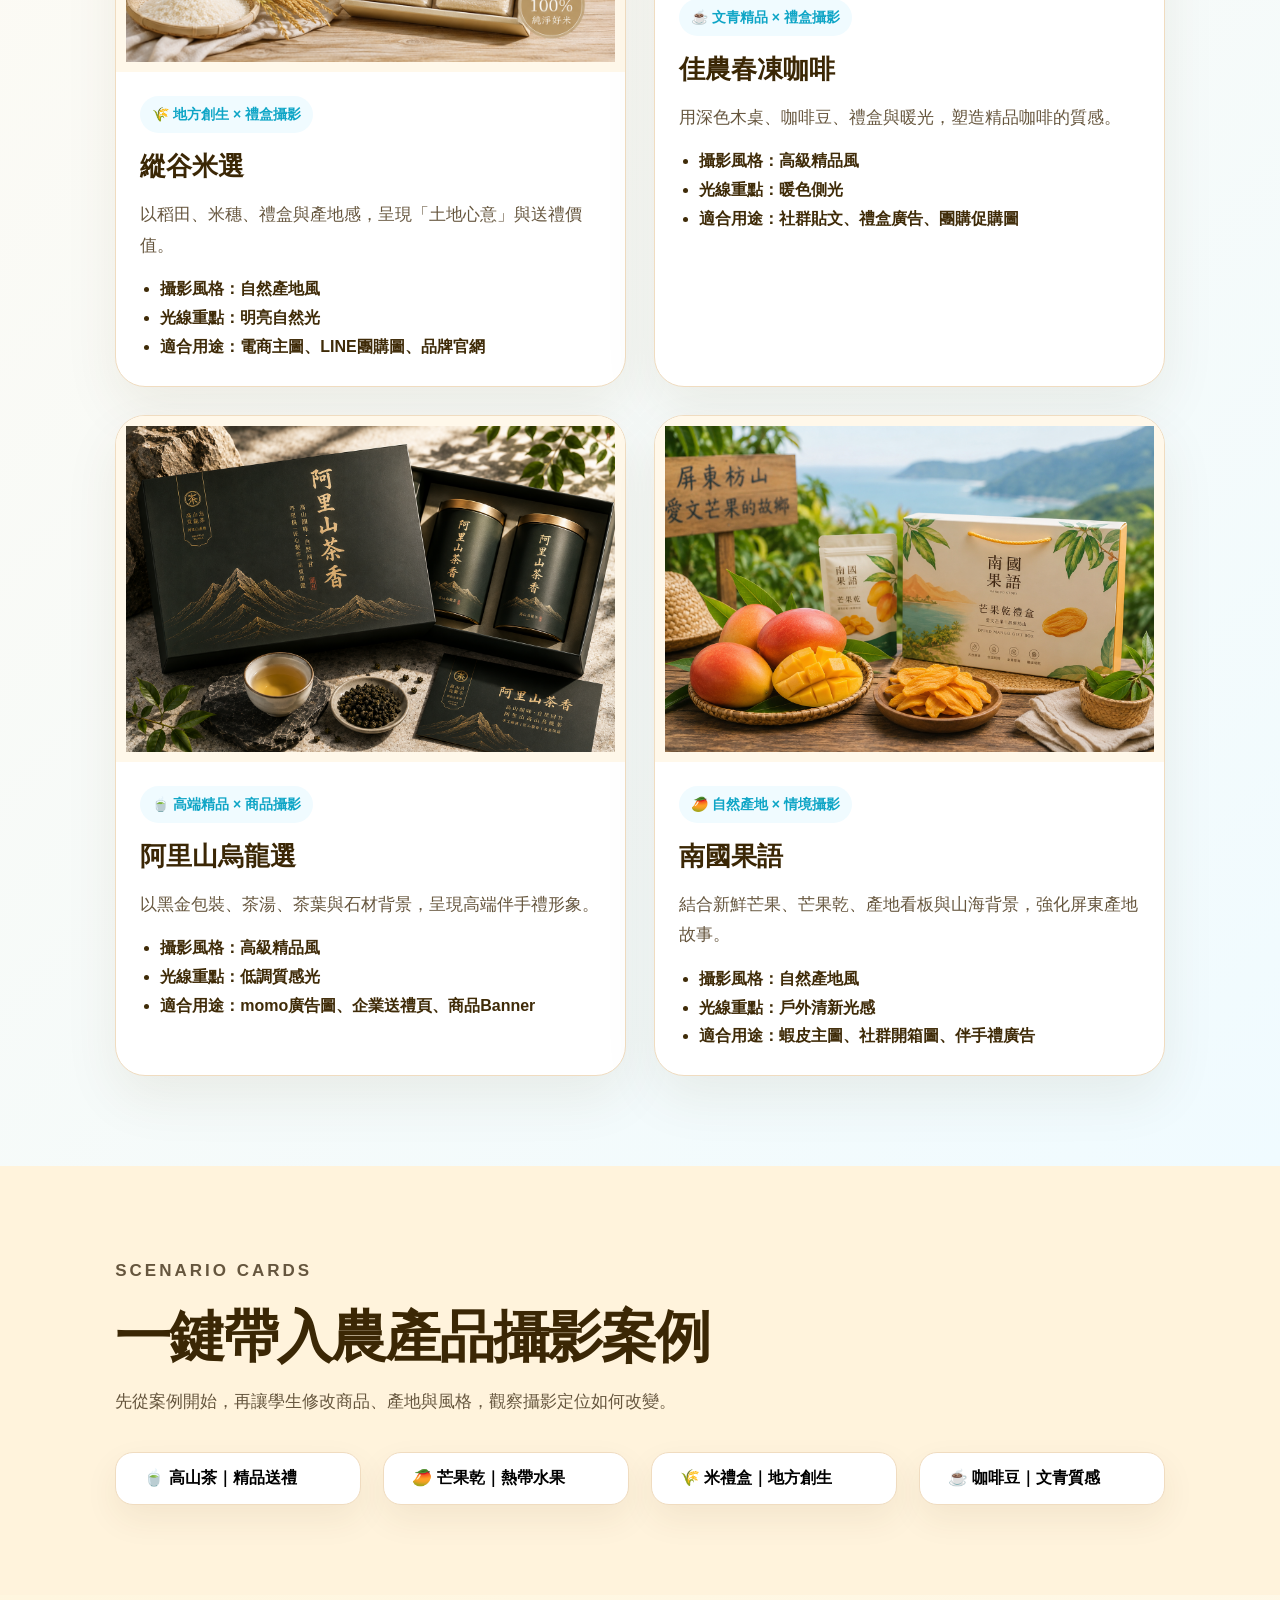
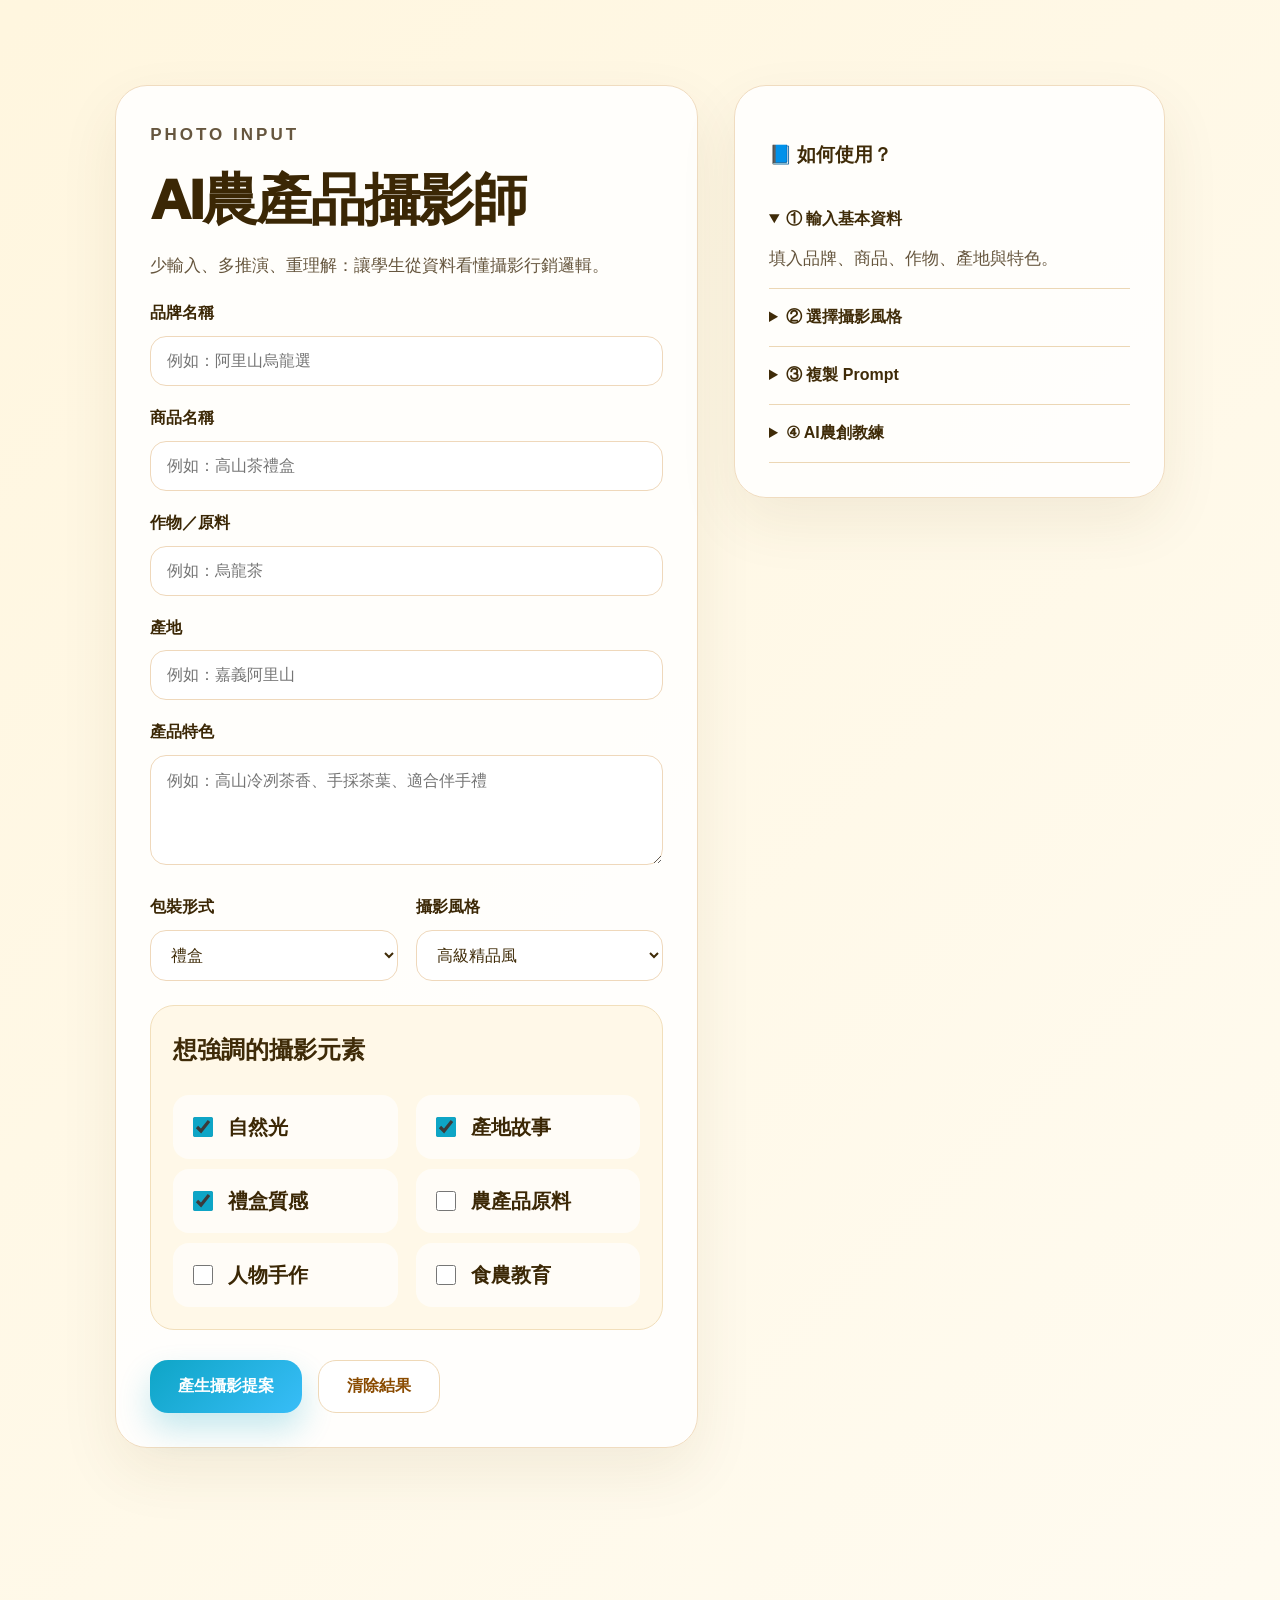
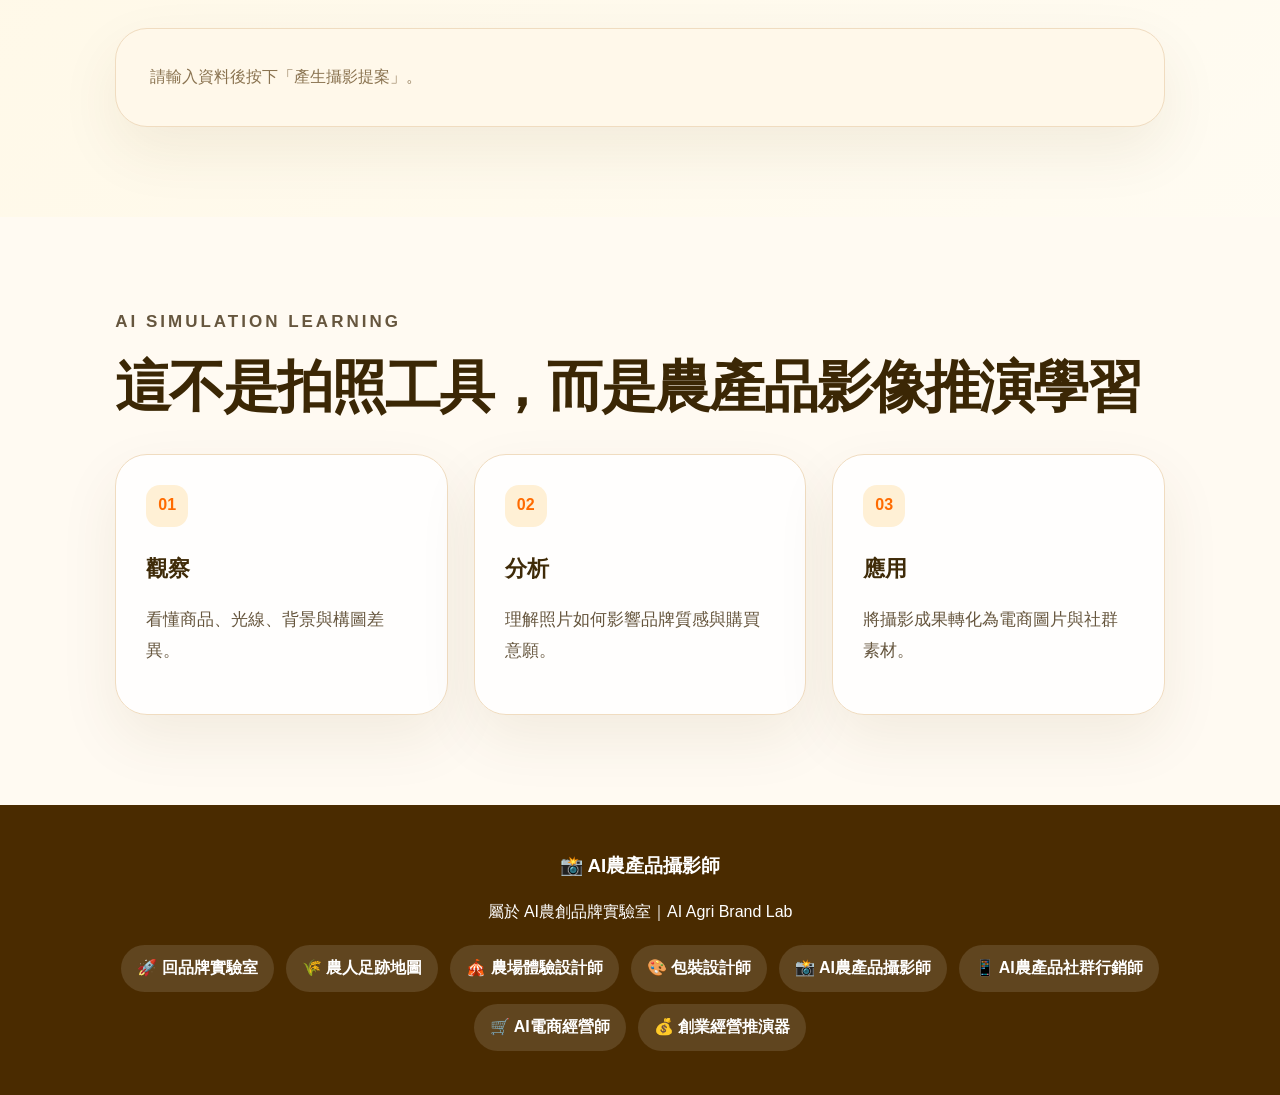
<file: product-photographer/index.html>
<!DOCTYPE html>
<html lang="zh-Hant">
<head>
  <meta charset="UTF-8" />
  <meta name="viewport" content="width=device-width, initial-scale=1.0" />
  <title>AI農產品攝影師｜AI Agri Product Photographer</title>
  <link rel="stylesheet" href="style.css" />
</head>

<body>
  <header class="site-header">
    <div class="brand">
      <div class="logo">📸</div>
      <div>
        <h1>AI農產品攝影師</h1>
        <p>AI Agri Product Photographer</p>
      </div>
    </div>

    <nav>
      <a href="#start">開始攝影</a>
      <a href="#cases">案例卡</a>
      <a href="#photo-examples">攝影案例</a>
      <a href="#learning">學習重點</a>
      <a href="https://chatgpt.com/g/g-6a2d733aeac08191be56f59a8653cdae-ainong-chuang-jiao-lian-ai-agri-brand-coach">AI農創教練</a>
      <a href="../index.html">回農創品牌實驗室</a>
    </nav>
  </header>

  <main>
    <section class="hero">
      <div class="hero-text">
        <p class="eyebrow">PRODUCT PHOTO × BRAND IMAGE × AI PROMPT</p>
        <h2>📸 AI農產品攝影師</h2>
        <h3>輸入少量資料，AI推演完整商品攝影提案</h3>
        <p>
          從商品名稱、產地、特色與品牌風格出發，自動產生電商主圖、
          情境攝影、社群貼文、禮盒攝影與食農教育攝影 Prompt。
        </p>

        <div class="hero-actions">
          <a href="#start" class="btn primary">開始商品攝影 →</a>
          <a href="#cases" class="btn secondary">查看案例卡</a>
        </div>
      </div>

      <div class="hero-card">
        <div class="formula-box">
          <span>核心流程</span>
          <strong>產品 × 風格 × 場景 = 攝影提案</strong>
          <small>讓農產品從「被看見」到「被想買」</small>
        </div>

        <div class="feature-grid">
          <div>🛒<br>電商主圖</div>
          <div>🌿<br>情境攝影</div>
          <div>📱<br>社群素材</div>
          <div>🎁<br>禮盒攝影</div>
        </div>
      </div>
    </section>

   
    <section id="photo-examples" class="section photo-examples-section">
      <p class="eyebrow">PHOTO CASE STUDY</p>
      <h2>AI攝影成果案例</h2>
      <p>
        同樣是農產品，不同品牌定位與攝影風格，
        會創造完全不同的市場價值與商品印象。
      </p>

      <div class="photo-example-grid">

        <article class="photo-example-card">
          <img src="assets/rice-photo.png" alt="縱谷米選米禮盒攝影案例">
          <div class="photo-example-content">
            <span>🌾 地方創生 × 禮盒攝影</span>
            <h3>縱谷米選</h3>
            <p>以稻田、米穗、禮盒與產地感，呈現「土地心意」與送禮價值。</p>
            <ul>
              <li>攝影風格：自然產地風</li>
              <li>光線重點：明亮自然光</li>
              <li>適合用途：電商主圖、LINE團購圖、品牌官網</li>
            </ul>
          </div>
        </article>

        <article class="photo-example-card">
          <img src="assets/coffee-photo.png" alt="佳農春凍咖啡攝影案例">
          <div class="photo-example-content">
            <span>☕ 文青精品 × 禮盒攝影</span>
            <h3>佳農春凍咖啡</h3>
            <p>用深色木桌、咖啡豆、禮盒與暖光，塑造精品咖啡的質感。</p>
            <ul>
              <li>攝影風格：高級精品風</li>
              <li>光線重點：暖色側光</li>
              <li>適合用途：社群貼文、禮盒廣告、團購促購圖</li>
            </ul>
          </div>
        </article>

        <article class="photo-example-card">
          <img src="assets/tea-photo.png" alt="阿里山烏龍選茶禮盒攝影案例">
          <div class="photo-example-content">
            <span>🍵 高端精品 × 商品攝影</span>
            <h3>阿里山烏龍選</h3>
            <p>以黑金包裝、茶湯、茶葉與石材背景，呈現高端伴手禮形象。</p>
            <ul>
              <li>攝影風格：高級精品風</li>
              <li>光線重點：低調質感光</li>
              <li>適合用途：momo廣告圖、企業送禮頁、商品Banner</li>
            </ul>
          </div>
        </article>

        <article class="photo-example-card">
          <img src="assets/mango-photo.png" alt="南國果語芒果乾攝影案例">
          <div class="photo-example-content">
            <span>🥭 自然產地 × 情境攝影</span>
            <h3>南國果語</h3>
            <p>結合新鮮芒果、芒果乾、產地看板與山海背景，強化屏東產地故事。</p>
            <ul>
              <li>攝影風格：自然產地風</li>
              <li>光線重點：戶外清新光感</li>
              <li>適合用途：蝦皮主圖、社群開箱圖、伴手禮廣告</li>
            </ul>
          </div>
        </article>

      </div>
    </section>

    <section id="cases" class="section cases-section">
      <p class="eyebrow">SCENARIO CARDS</p>
      <h2>一鍵帶入農產品攝影案例</h2>
      <p>先從案例開始，再讓學生修改商品、產地與風格，觀察攝影定位如何改變。</p>

      <div class="case-grid">
        <button onclick="loadCase('tea')">🍵 高山茶｜精品送禮</button>
        <button onclick="loadCase('mango')">🥭 芒果乾｜熱帶水果</button>
        <button onclick="loadCase('rice')">🌾 米禮盒｜地方創生</button>
        <button onclick="loadCase('coffee')">☕ 咖啡豆｜文青質感</button>
      </div>
    </section>

   
    <section id="start" class="section two-column">
      <div class="input-card">
        <p class="eyebrow">PHOTO INPUT</p>
        <h2>AI農產品攝影師</h2>
        <p>少輸入、多推演、重理解：讓學生從資料看懂攝影行銷邏輯。</p>

        <label>品牌名稱</label>
        <input id="brandName" type="text" placeholder="例如：阿里山烏龍選" />

        <label>商品名稱</label>
        <input id="productName" type="text" placeholder="例如：高山茶禮盒" />

        <label>作物／原料</label>
        <input id="cropName" type="text" placeholder="例如：烏龍茶" />

        <label>產地</label>
        <input id="origin" type="text" placeholder="例如：嘉義阿里山" />

        <label>產品特色</label>
        <textarea id="features" placeholder="例如：高山冷冽茶香、手採茶葉、適合伴手禮"></textarea>

        <div class="form-grid">
          <div>
            <label>包裝形式</label>
            <select id="packageType">
              <option>禮盒</option>
              <option>紙盒</option>
              <option>玻璃罐</option>
              <option>袋裝</option>
              <option>瓶裝</option>
              <option>無包裝農產品</option>
            </select>
          </div>

          <div>
            <label>攝影風格</label>
            <select id="styleType">
              <option>高級精品風</option>
              <option>自然產地風</option>
              <option>文青清新風</option>
              <option>電商白底風</option>
              <option>送禮質感風</option>
              <option>食農教育風</option>
            </select>
          </div>
        </div>

        <div class="checkbox-card">
          <h3>想強調的攝影元素</h3>
          <label><input type="checkbox" value="自然光" checked> 自然光</label>
          <label><input type="checkbox" value="產地故事" checked> 產地故事</label>
          <label><input type="checkbox" value="禮盒質感" checked> 禮盒質感</label>
          <label><input type="checkbox" value="農產品原料"> 農產品原料</label>
          <label><input type="checkbox" value="人物手作"> 人物手作</label>
          <label><input type="checkbox" value="食農教育"> 食農教育</label>
        </div>

        <div class="button-row">
          <button class="btn primary" onclick="generatePhotoPlan()">產生攝影提案</button>
          <button class="btn secondary" onclick="clearResult()">清除結果</button>
        </div>
      </div>

      <aside class="help-card">
        <h3>📘 如何使用？</h3>
        <details open>
          <summary>① 輸入基本資料</summary>
          <p>填入品牌、商品、作物、產地與特色。</p>
        </details>
        <details>
          <summary>② 選擇攝影風格</summary>
          <p>不同風格會影響光線、背景、構圖與品牌氛圍。</p>
        </details>
        <details>
          <summary>③ 複製 Prompt</summary>
          <p>把產生的 Prompt 貼到 AI農創教練或影像生成工具。</p>
        </details>
        <details>
          <summary>④ AI農創教練</summary>
          <p>可進一步產生攝影企劃、社群文案與商品頁內容。</p>
        </details>
      </aside>
    </section>

    <section class="section">
      <div id="result" class="result-card muted">
        請輸入資料後按下「產生攝影提案」。
      </div>
    </section>

    <section id="learning" class="section learning">
      <p class="eyebrow">AI SIMULATION LEARNING</p>
      <h2>這不是拍照工具，而是農產品影像推演學習</h2>

      <div class="learning-grid">
        <div>
          <span>01</span>
          <h3>觀察</h3>
          <p>看懂商品、光線、背景與構圖差異。</p>
        </div>
        <div>
          <span>02</span>
          <h3>分析</h3>
          <p>理解照片如何影響品牌質感與購買意願。</p>
        </div>
        <div>
          <span>03</span>
          <h3>應用</h3>
          <p>將攝影成果轉化為電商圖片與社群素材。</p>
        </div>
      </div>
    </section>
  </main>

  <footer>
    <h3>📸 AI農產品攝影師</h3>
    <p>屬於 AI農創品牌實驗室｜AI Agri Brand Lab</p>
    <div class="footer-links">
      <a href="../index.html">🚀 回品牌實驗室</a>
      <a href="../map/">🌾 農人足跡地圖</a>
      <a href="../farm-experience/">🎪 農場體驗設計師</a>
      <a href="../packaging-designer/">🎨 包裝設計師</a>
      <a href="../product-photographer/">📸 AI農產品攝影師</a>
      <a href="../social-media-marketer/">📱 AI農產品社群行銷師</a>
      <a href="../ecommerce-manager/">🛒 AI電商經營師</a> 
      <a href="../business-simulator/">💰 創業經營推演器</a>
      
    </div>
  </footer>

  <script src="script.js?v=1.0"></script>
</body>
</html>
</file>
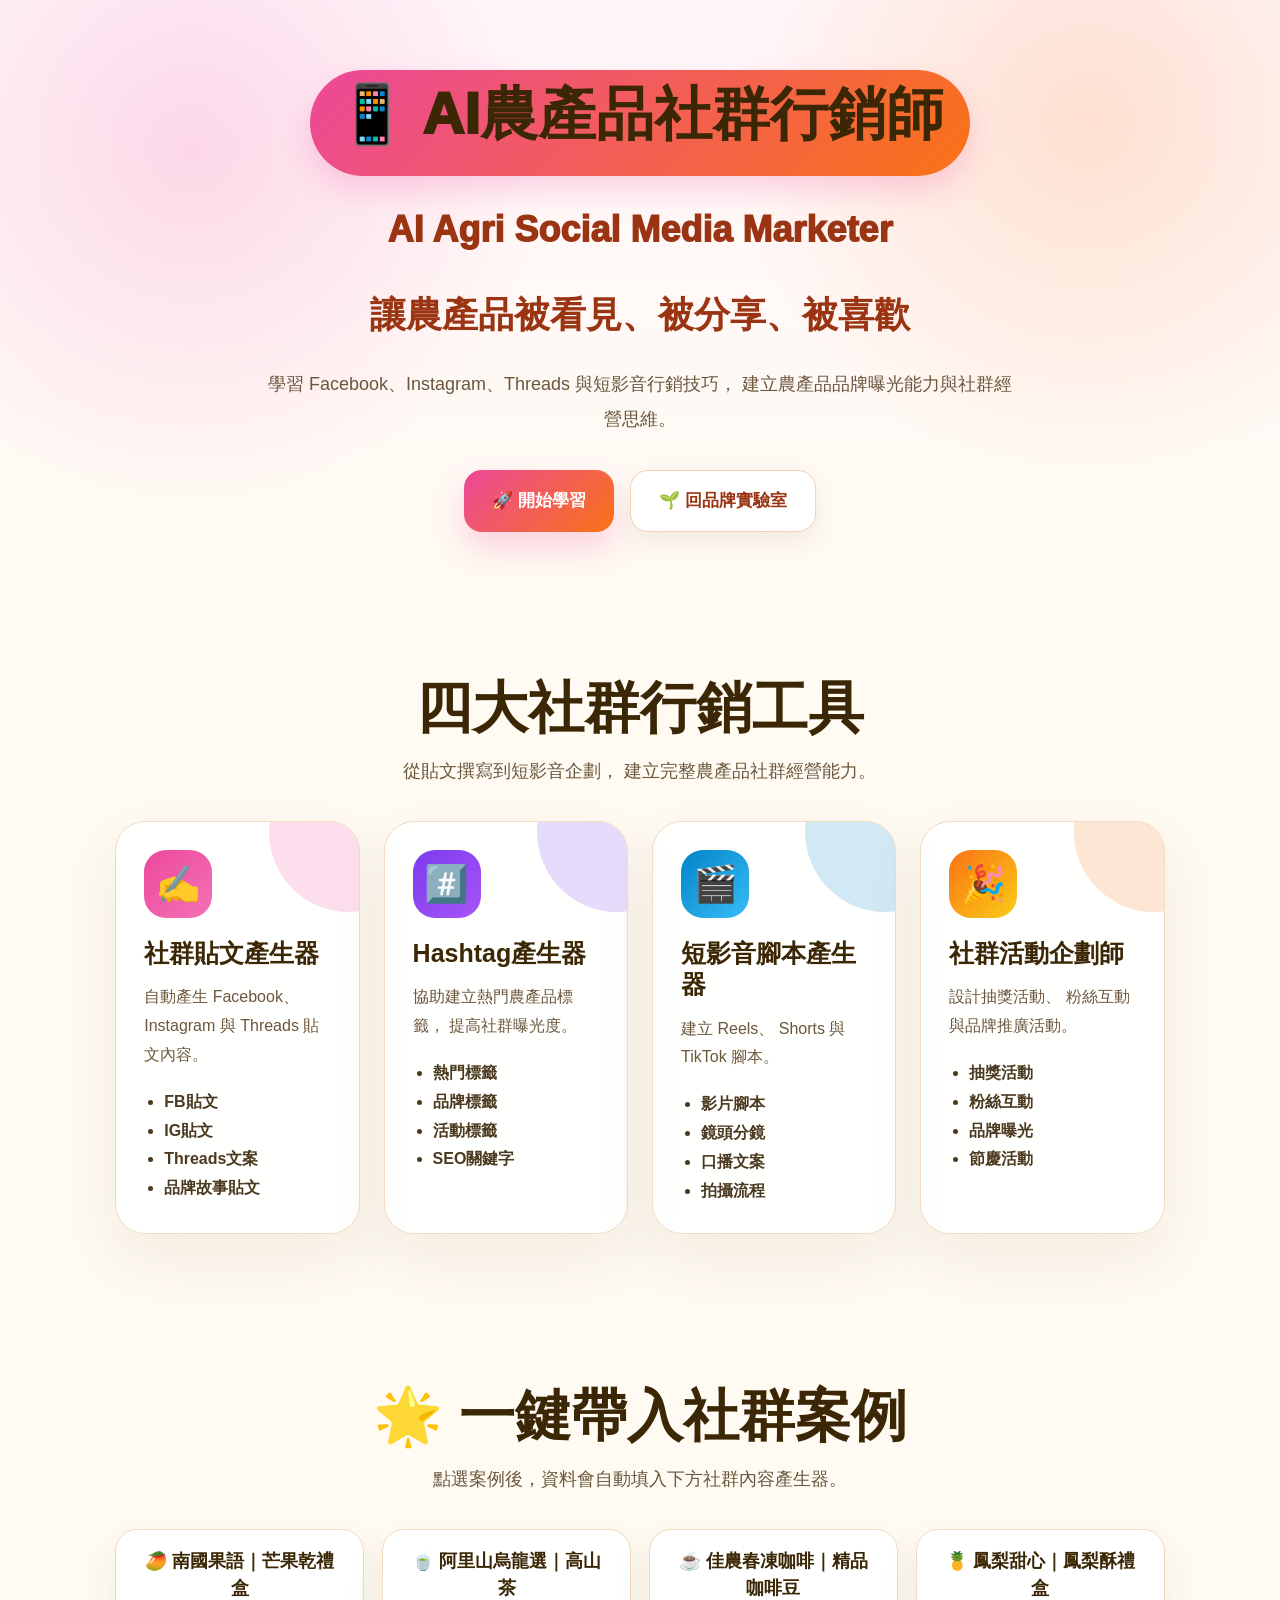
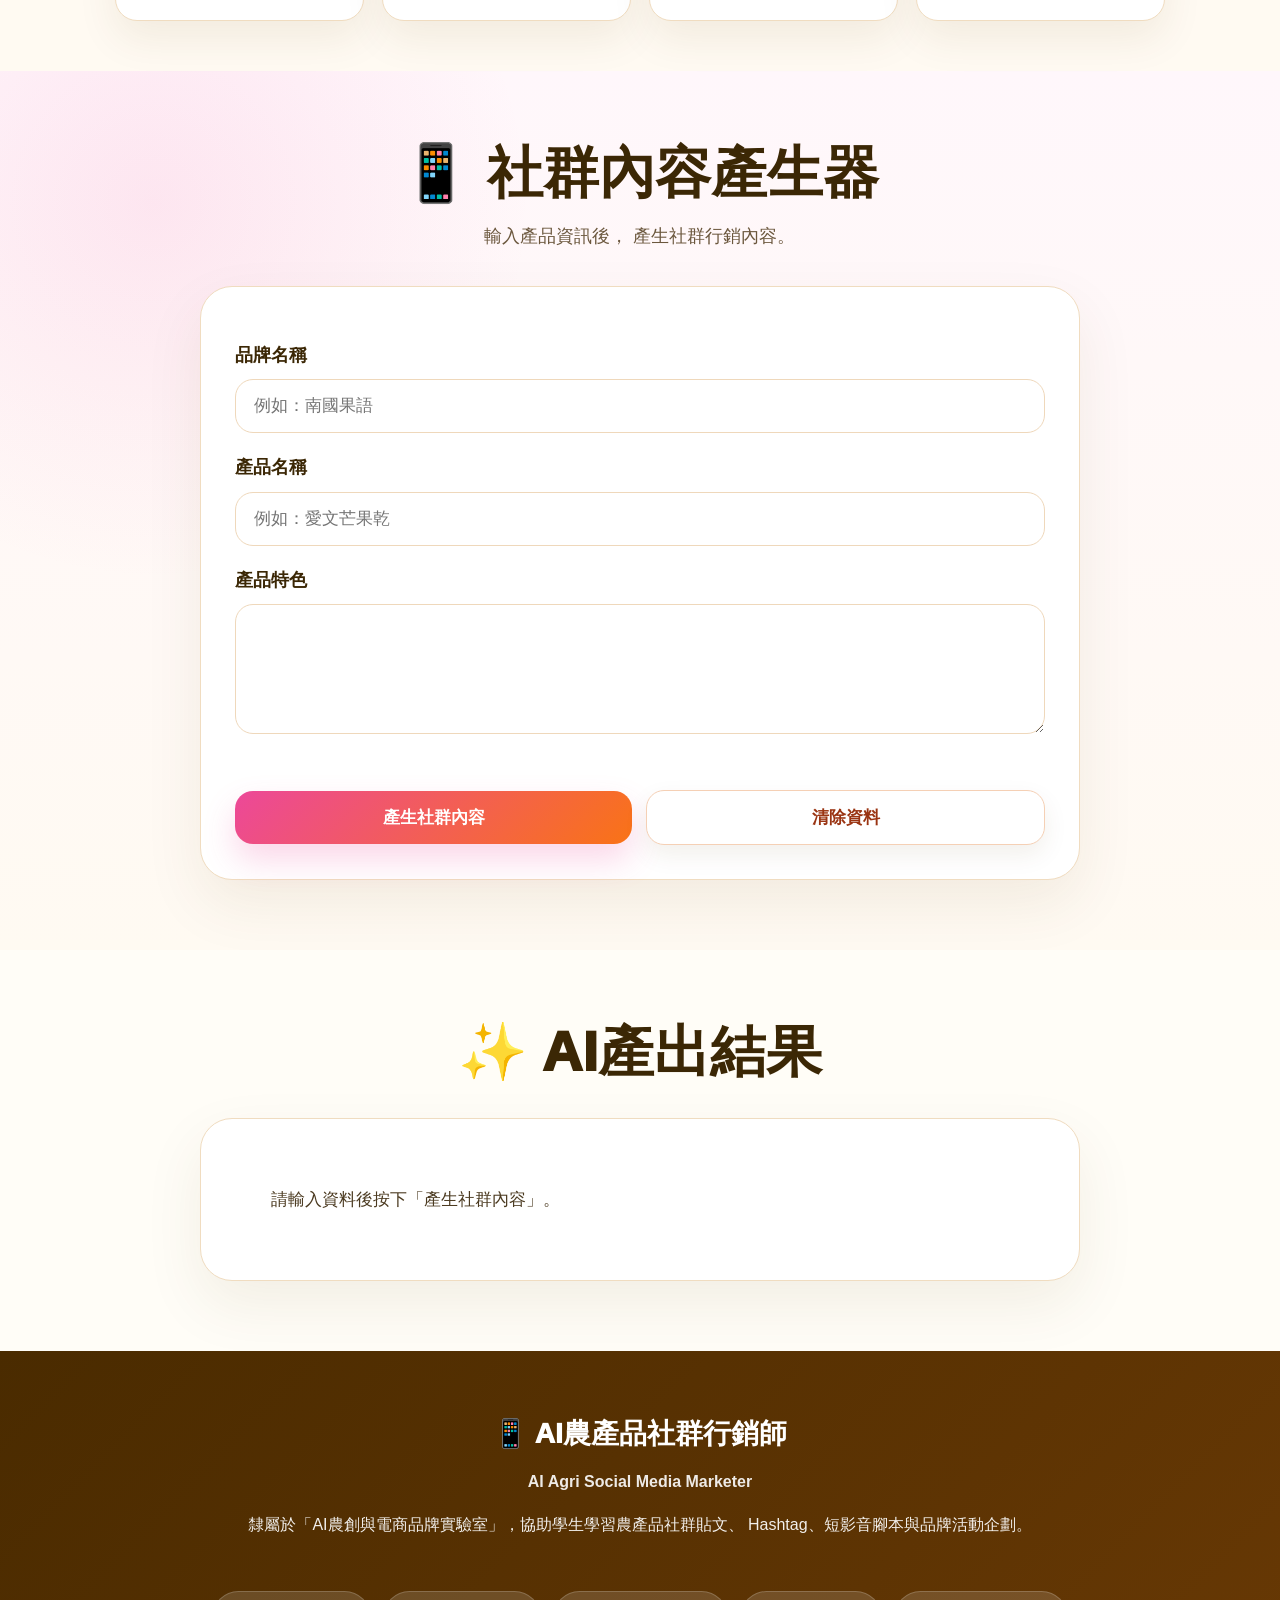
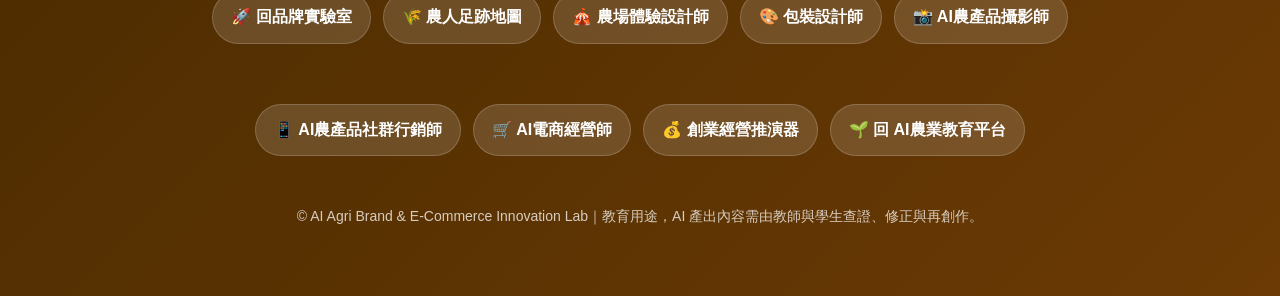
<file: social-media-marketer/index.html>
<!DOCTYPE html>
<html lang="zh-Hant">
<head>
  <meta charset="UTF-8">
  <meta name="viewport" content="width=device-width, initial-scale=1.0">
  <title>AI農產品社群行銷師｜AI Agri Social Media Marketer</title>

  <meta name="description"
        content="協助學生學習 Facebook、Instagram、Threads、短影音與農產品品牌社群行銷。">

  <link rel="stylesheet" href="style.css">
</head>

<body>

  <!-- Header -->
  <header class="hero">

    <div class="hero-badge">
      <h1>📱 AI農產品社群行銷師</h1>
    </div>

    <h2>
      AI Agri Social Media Marketer
    </h2>

    <h2>
      讓農產品被看見、被分享、被喜歡
    </h2>

    <p class="hero-description">
      學習 Facebook、Instagram、Threads 與短影音行銷技巧，
      建立農產品品牌曝光能力與社群經營思維。
    </p>

    <div class="hero-buttons">
      <a href="#tools" class="btn-primary">
        🚀 開始學習
      </a>

      <a href="../index.html" class="btn-secondary">
        🌱 回品牌實驗室
      </a>
    </div>

  </header>

  <!-- 工具區 -->
  <section id="tools" class="tools-section">

    <div class="section-title">
      <h2>四大社群行銷工具</h2>
      <p>
        從貼文撰寫到短影音企劃，
        建立完整農產品社群經營能力。
      </p>
    </div>

    <div class="tool-grid">

      <!-- FB -->
      <div class="tool-card pink">

        <div class="tool-icon">✍️</div>

        <h3>社群貼文產生器</h3>

        <p>
          自動產生 Facebook、
          Instagram 與 Threads 貼文內容。
        </p>

        <ul>
          <li>FB貼文</li>
          <li>IG貼文</li>
          <li>Threads文案</li>
          <li>品牌故事貼文</li>
        </ul>

      </div>

      <!-- Hashtag -->
      <div class="tool-card purple">

        <div class="tool-icon">#️⃣</div>

        <h3>Hashtag產生器</h3>

        <p>
          協助建立熱門農產品標籤，
          提高社群曝光度。
        </p>

        <ul>
          <li>熱門標籤</li>
          <li>品牌標籤</li>
          <li>活動標籤</li>
          <li>SEO關鍵字</li>
        </ul>

      </div>

      <!-- 短影音 -->
      <div class="tool-card blue">

        <div class="tool-icon">🎬</div>

        <h3>短影音腳本產生器</h3>

        <p>
          建立 Reels、
          Shorts 與 TikTok 腳本。
        </p>

        <ul>
          <li>影片腳本</li>
          <li>鏡頭分鏡</li>
          <li>口播文案</li>
          <li>拍攝流程</li>
        </ul>

      </div>

      <!-- 活動 -->
      <div class="tool-card orange">

        <div class="tool-icon">🎉</div>

        <h3>社群活動企劃師</h3>

        <p>
          設計抽獎活動、
          粉絲互動與品牌推廣活動。
        </p>

        <ul>
          <li>抽獎活動</li>
          <li>粉絲互動</li>
          <li>品牌曝光</li>
          <li>節慶活動</li>
        </ul>

      </div>

    </div>

  </section>

       <!-- 案例卡 -->
    <section class="case-section">
         <div class="section-title">
            <h2>🌟 一鍵帶入社群案例</h2>
            <p>點選案例後，資料會自動填入下方社群內容產生器。</p>
         </div>

       <div class="case-grid">
           <button class="case-card" onclick="loadCase('mango')">
                🥭 南國果語｜芒果乾禮盒
           </button>

           <button class="case-card" onclick="loadCase('tea')">
               🍵 阿里山烏龍選｜高山茶
           </button>

          <button class="case-card" onclick="loadCase('coffee')">
               ☕ 佳農春凍咖啡｜精品咖啡豆
          </button>

          <button class="case-card" onclick="loadCase('pineapple')">
               🍍 鳳梨甜心｜鳳梨酥禮盒
          </button>
       </div>
    </section>
       

  <!-- 生成器 -->
  <section class="generator-section">

    <div class="section-title">
      <h2>📱 社群內容產生器</h2>
      <p>
        輸入產品資訊後，
        產生社群行銷內容。
      </p>
    </div>

    <div class="generator-card">

      <label>品牌名稱</label>
      <input id="brand" type="text" placeholder="例如：南國果語">

      <label>產品名稱</label>
      <input id="product" type="text" placeholder="例如：愛文芒果乾">

      <label>產品特色</label>
      <textarea id="feature"
                placeholder="例如：天然果香、低溫烘焙、適合送禮">
      </textarea>

      <div class="form-actions">
        <button id="generateBtn">產生社群內容</button>
        <button type="button" class="clear-btn" onclick="clearForm()">清除資料</button>
      </div>

    </div>

  </section>

  <!-- 輸出區 -->
  <section class="result-section">

     <div class="section-title">
        <h2>✨ AI產出結果</h2>
     </div>

     <div id="resultBox" class="result-box">
        請輸入資料後按下「產生社群內容」。
     </div>

  </section>

 

     <!-- Footer -->
   <footer class="site-footer">
      <div class="footer-inner">

        <h3>📱 AI農產品社群行銷師</h3>
          <p class="footer-subtitle">AI Agri Social Media Marketer</p>

          <p class="footer-desc">
              隸屬於「AI農創與電商品牌實驗室」，協助學生學習農產品社群貼文、
               Hashtag、短影音腳本與品牌活動企劃。
          </p>

      <div class="footer-links">
          <a class="footer-links" href="../index.html">🚀 回品牌實驗室</a>
          <a class="footer-links" href="../map/">🌾 農人足跡地圖</a>
          <a class="footer-links" href="../farm-experience/">🎪 農場體驗設計師</a>
          <a class="footer-links" href="../packaging-designer/">🎨 包裝設計師</a>
          <a class="footer-links" href="../product-photographer/">📸 AI農產品攝影師</a>
          <a class="footer-links" href="../social-media-marketer/">📱 AI農產品社群行銷師</a>
          <a class="footer-links" href="../ecommerce-manager/">🛒 AI電商經營師</a> 
          <a class="footer-links" href="../business-simulator/">💰 創業經營推演器</a>
          <a class="footer-links" href="https://r91628120.github.io/ai-agri-education/#home">🌱 回 AI農業教育平台</a>
      
      </div>

          <p class="footer-note">
            © AI Agri Brand & E-Commerce Innovation Lab｜教育用途，AI 產出內容需由教師與學生查證、修正與再創作。
          </p>

      </div>
   </footer>

  <script src="script.js"></script>

</body>
</html>
</file>
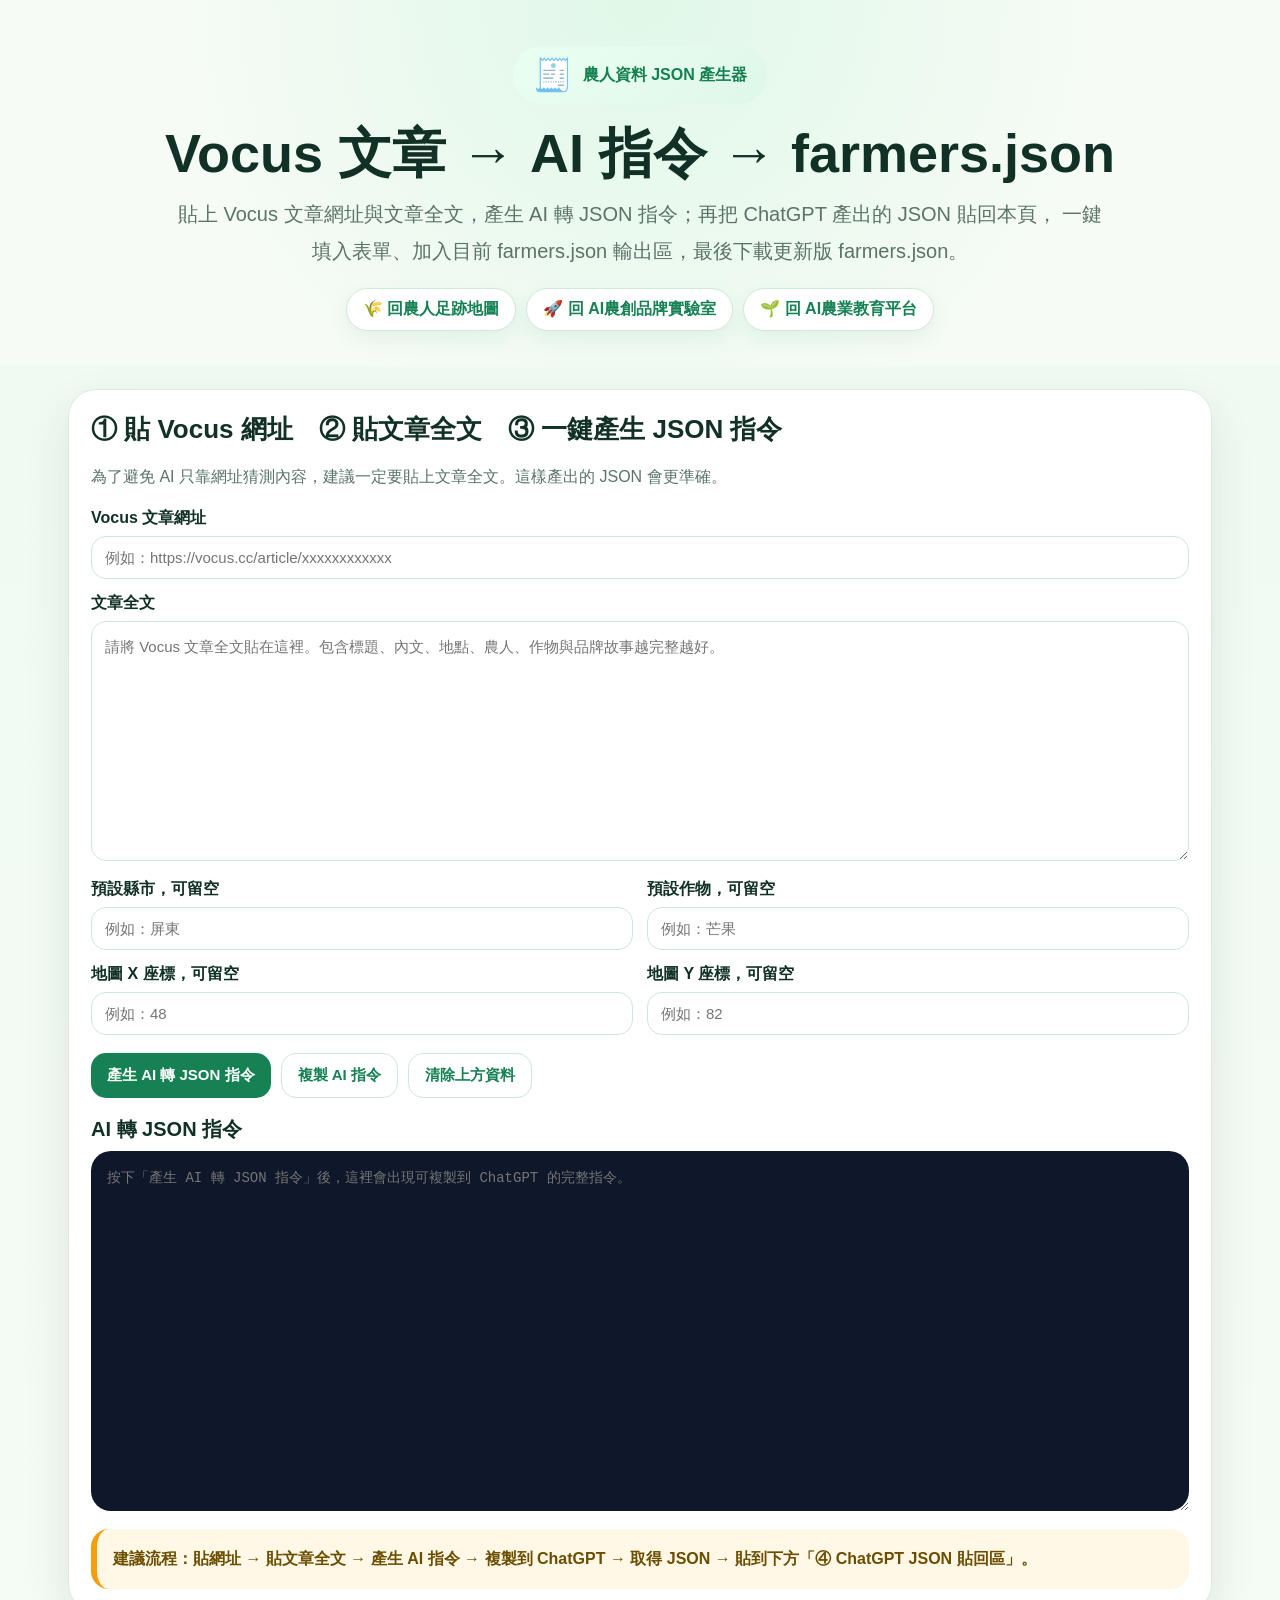
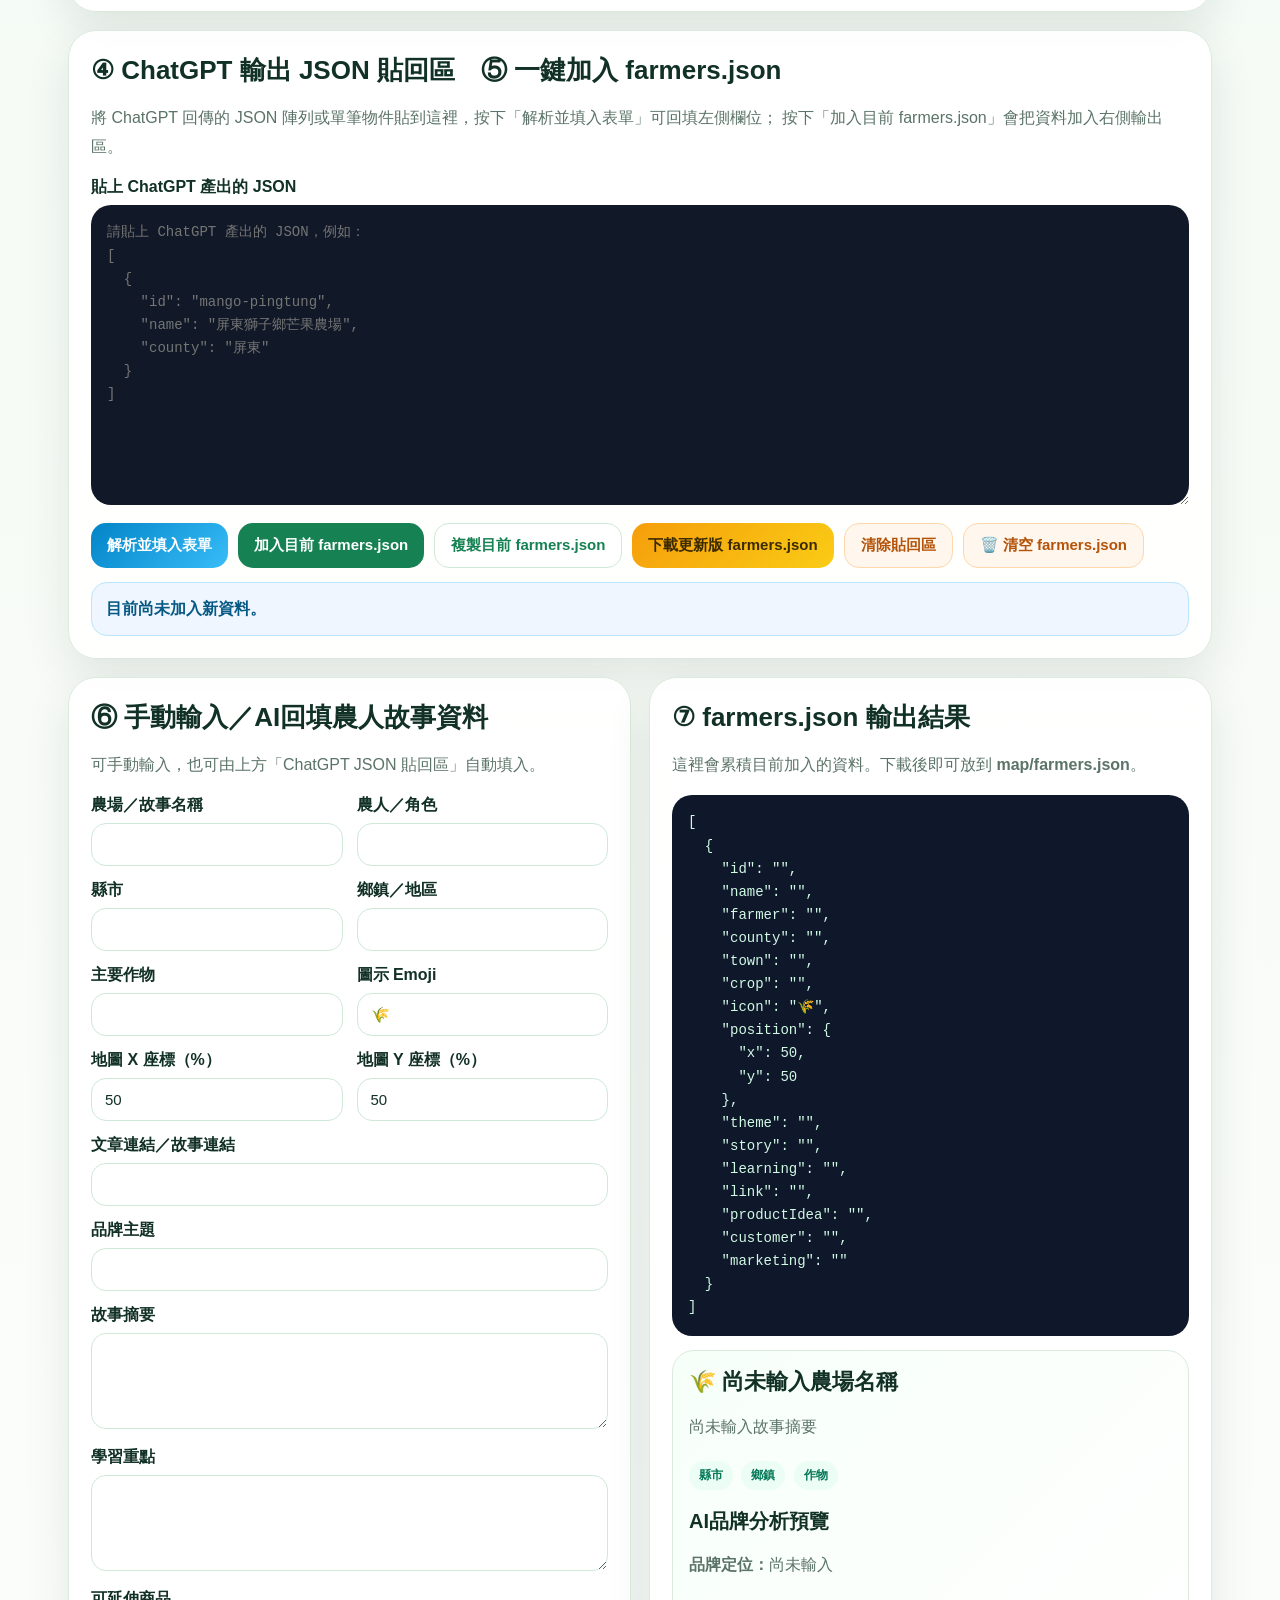
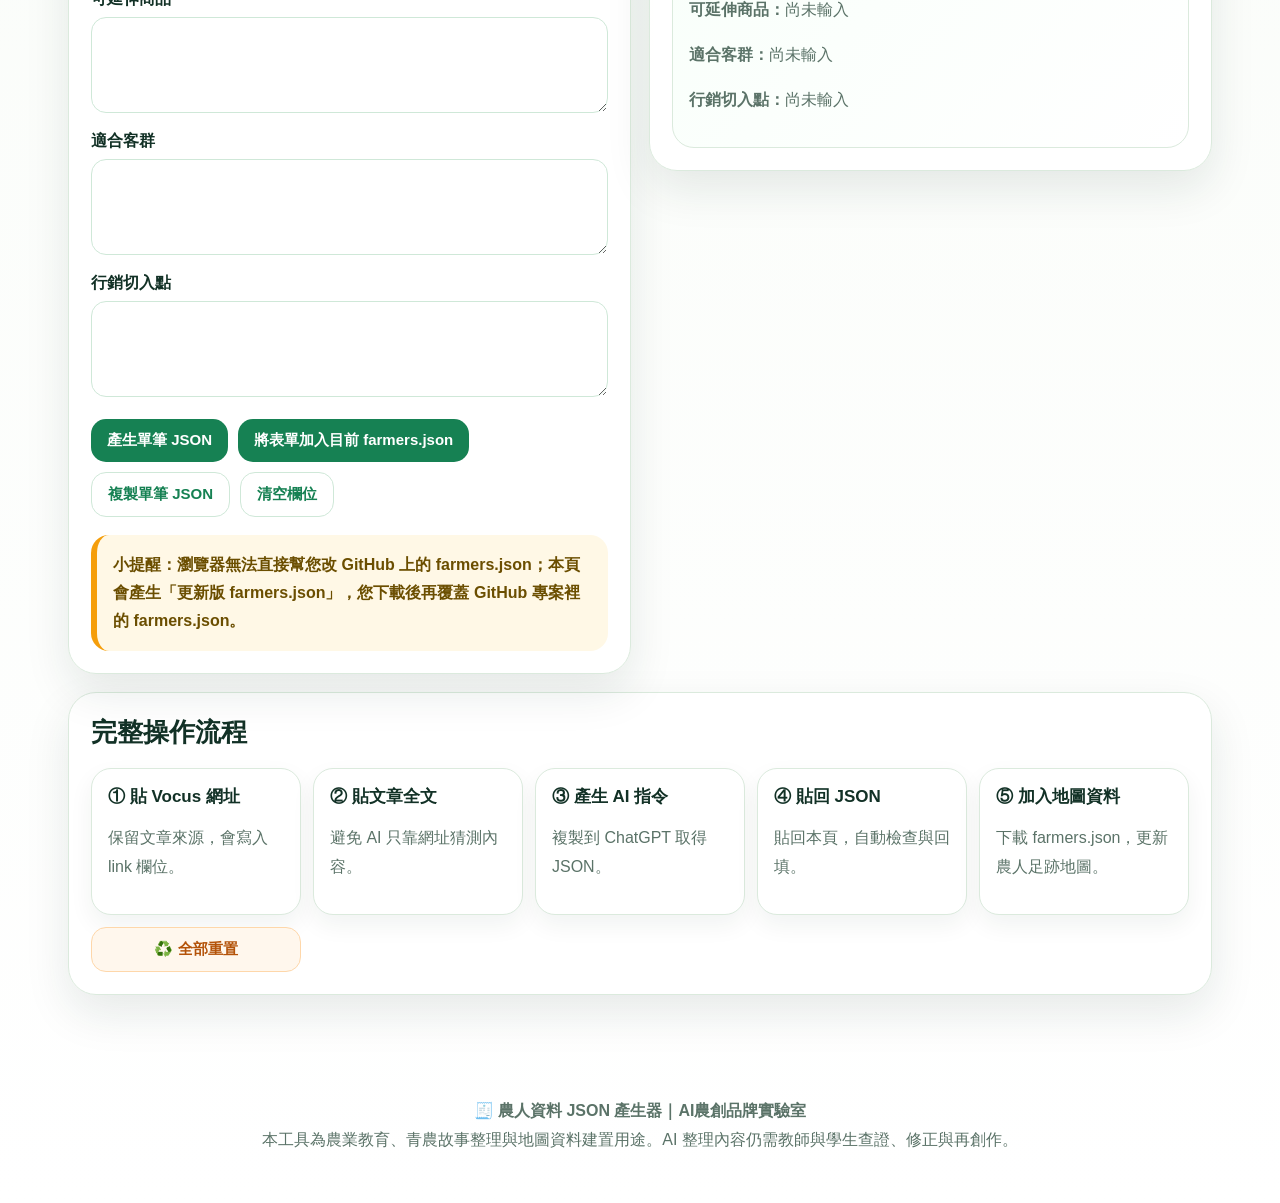
<file: map/farmer-json-maker.html>
<!DOCTYPE html>
<html lang="zh-Hant">
<head>
  <meta charset="UTF-8" />
  <meta name="viewport" content="width=device-width, initial-scale=1.0" />
  <title>農人資料 JSON 產生器｜AI農創品牌實驗室</title>
  <meta name="description" content="農人資料 JSON 產生器，協助教師將青農故事、Vocus文章資料整理成 farmers.json 可用格式。" />
  <style>
    :root{
      --bg:#f7fbf6;
      --card:#ffffff;
      --ink:#123126;
      --muted:#5b7368;
      --green:#15915c;
      --line:#dbeadd;
      --shadow:0 18px 45px rgba(18,49,38,.10);
      --gold:#f59e0b;
      --danger:#b45309;
      --blue:#0284c7;
    }
    *{box-sizing:border-box}
    body{
      margin:0;
      font-family:-apple-system,BlinkMacSystemFont,"Segoe UI","Noto Sans TC",Arial,sans-serif;
      color:var(--ink);
      background:linear-gradient(180deg,#eefaf2 0%,var(--bg) 48%,#fff 100%);
    }
    a{text-decoration:none;color:inherit}
    header{
      text-align:center;
      padding:46px 18px 34px;
      background:radial-gradient(circle at top,#e0f8e8 0%,#f7fbf6 66%);
    }
    .badge{
      display:inline-flex;
      align-items:center;
      gap:10px;
      padding:10px 20px;
      border-radius:999px;
      background:linear-gradient(135deg,#e9fff1,#dff7e9);
      color:#14804f;
      font-weight:900;
      margin-bottom:18px;
    }
    .badge span{font-size:32px}
    h1{
      font-size:clamp(32px,5vw,54px);
      line-height:1.15;
      margin:0 0 12px;
    }
    h2{font-size:26px;margin:0 0 12px}
    h3{font-size:20px;margin:18px 0 8px}
    .subtitle{
      max-width:940px;
      margin:0 auto;
      color:var(--muted);
      font-size:clamp(16px,2.2vw,20px);
      line-height:1.85;
    }
    .top-actions{
      display:flex;
      justify-content:center;
      flex-wrap:wrap;
      gap:10px;
      margin-top:18px;
    }
    .pill-btn{
      display:inline-flex;
      align-items:center;
      justify-content:center;
      gap:8px;
      padding:10px 16px;
      border-radius:999px;
      border:1px solid #cfe8d8;
      background:#fff;
      color:#168153;
      font-weight:900;
      box-shadow:0 8px 20px rgba(21,145,92,.08);
    }
    main{
      max-width:1180px;
      margin:0 auto;
      padding:24px 18px 70px;
    }
    .grid{
      display:grid;
      grid-template-columns:1fr 1fr;
      gap:18px;
      align-items:start;
    }
    @media(max-width:920px){.grid{grid-template-columns:1fr}}
    .card{
      background:rgba(255,255,255,.95);
      border:1px solid var(--line);
      border-radius:28px;
      padding:22px;
      box-shadow:var(--shadow);
    }
    .muted{color:var(--muted);line-height:1.8}
    .small{font-size:13px;color:var(--muted);line-height:1.65}
    .form-grid{
      display:grid;
      grid-template-columns:1fr 1fr;
      gap:14px;
    }
    @media(max-width:680px){.form-grid{grid-template-columns:1fr}}
    label{
      display:block;
      font-weight:900;
      margin-bottom:7px;
      color:#123126;
    }
    input,textarea,select{
      width:100%;
      border:1px solid #cfe8d8;
      border-radius:15px;
      padding:12px 13px;
      font-size:15px;
      font-family:inherit;
      color:var(--ink);
      background:#fff;
      outline:none;
    }
    textarea{min-height:96px;resize:vertical;line-height:1.7}
    input:focus,textarea:focus,select:focus{
      border-color:#15915c;
      box-shadow:0 0 0 4px rgba(21,145,92,.10);
    }
    .full{grid-column:1 / -1}
    .actions{
      display:flex;
      gap:10px;
      flex-wrap:wrap;
      margin-top:18px;
    }
    button,.btn{
      border:0;
      cursor:pointer;
      display:inline-flex;
      align-items:center;
      justify-content:center;
      gap:8px;
      padding:12px 16px;
      border-radius:15px;
      background:#168153;
      color:#fff;
      font-weight:900;
      font-size:15px;
      font-family:inherit;
    }
    button.secondary,.btn.secondary{
      background:#fff;
      color:#168153;
      border:1px solid #cfe8d8;
    }
    button.gold{
      background:linear-gradient(135deg,#f59e0b,#facc15);
      color:#3b2a00;
    }
    button.blue{
      background:linear-gradient(135deg,#0284c7,#38bdf8);
      color:#fff;
    }
    button.danger{
      background:#fff7ed;
      color:#b45309;
      border:1px solid #fed7aa;
    }
    .output{
      min-height:520px;
      width:100%;
      background:#0f172a;
      color:#d1fae5;
      border-radius:20px;
      padding:16px;
      font-family:ui-monospace,SFMono-Regular,Menlo,Consolas,monospace;
      font-size:14px;
      line-height:1.65;
      white-space:pre-wrap;
      overflow:auto;
    }
    textarea.output{
      display:block;
      border:0;
      outline:0;
    }
    .preview{
      margin-top:14px;
      border:1px solid #dbeadd;
      background:linear-gradient(135deg,#f7fff9,#fff);
      border-radius:22px;
      padding:16px;
    }
    .preview-title{
      font-size:22px;
      font-weight:900;
      margin-bottom:8px;
    }
    .tag{
      display:inline-block;
      padding:6px 10px;
      border-radius:999px;
      background:#ecfdf5;
      color:#047857;
      font-weight:900;
      font-size:12px;
      margin:4px 4px 0 0;
    }
    .note{
      margin-top:18px;
      border-left:6px solid var(--gold);
      background:#fff8e6;
      border-radius:18px;
      padding:16px;
      color:#6b4e00;
      line-height:1.75;
      font-weight:700;
    }
    .notice{
      margin-top:14px;
      padding:12px 14px;
      border-radius:16px;
      background:#eff6ff;
      color:#075985;
      border:1px solid #bae6fd;
      line-height:1.7;
      font-weight:800;
    }
    .steps{
      margin-top:18px;
      display:grid;
      grid-template-columns:repeat(5,1fr);
      gap:12px;
    }
    @media(max-width:980px){.steps{grid-template-columns:1fr}}
    .step{
      border:1px solid var(--line);
      background:#fff;
      border-radius:20px;
      padding:16px;
      box-shadow:0 10px 24px rgba(18,49,38,.06);
    }
    .step strong{display:block;font-size:17px;margin-bottom:6px}
    footer{
      text-align:center;
      padding:32px 18px 48px;
      color:var(--muted);
      line-height:1.8;
    }
  </style>
</head>
<body>
  <header>
    <div class="badge"><span>🧾</span><strong>農人資料 JSON 產生器</strong></div>
    <h1>Vocus 文章 → AI 指令 → farmers.json</h1>
    <p class="subtitle">
      貼上 Vocus 文章網址與文章全文，產生 AI 轉 JSON 指令；再把 ChatGPT 產出的 JSON 貼回本頁，
      一鍵填入表單、加入目前 farmers.json 輸出區，最後下載更新版 farmers.json。
    </p>
    <div class="top-actions">
      <a class="pill-btn" href="index.html">🌾 回農人足跡地圖</a>
      <a class="pill-btn" href="https://r91628120.github.io/ai-agri-brand-lab/">🚀 回 AI農創品牌實驗室</a>
      <a class="pill-btn" href="https://r91628120.github.io/ai-agri-education/#home">🌱 回 AI農業教育平台</a>
    </div>
  </header>

  <main>
    <section class="card" style="margin-bottom:18px;">
      <h2>① 貼 Vocus 網址　② 貼文章全文　③ 一鍵產生 JSON 指令</h2>
      <p class="muted">
        為了避免 AI 只靠網址猜測內容，建議一定要貼上文章全文。這樣產出的 JSON 會更準確。
      </p>

      <div class="form-grid">
        <div class="full">
          <label for="vocusUrl">Vocus 文章網址</label>
          <input id="vocusUrl" placeholder="例如：https://vocus.cc/article/xxxxxxxxxxxx">
        </div>

        <div class="full">
          <label for="articleText">文章全文</label>
          <textarea id="articleText" style="min-height:240px;" placeholder="請將 Vocus 文章全文貼在這裡。包含標題、內文、地點、農人、作物與品牌故事越完整越好。"></textarea>
        </div>

        <div>
          <label for="defaultCounty">預設縣市，可留空</label>
          <input id="defaultCounty" placeholder="例如：屏東">
        </div>

        <div>
          <label for="defaultCrop">預設作物，可留空</label>
          <input id="defaultCrop" placeholder="例如：芒果">
        </div>

        <div>
          <label for="defaultX">地圖 X 座標，可留空</label>
          <input id="defaultX" type="number" placeholder="例如：48">
        </div>

        <div>
          <label for="defaultY">地圖 Y 座標，可留空</label>
          <input id="defaultY" type="number" placeholder="例如：82">
        </div>
      </div>

      <div class="actions">
        <button onclick="generateAiPrompt()">產生 AI 轉 JSON 指令</button>
        <button class="secondary" onclick="copyAiPrompt()">複製 AI 指令</button>
        <button class="secondary" onclick="clearAiPrompt()">清除上方資料</button>
      </div>

      <h3>AI 轉 JSON 指令</h3>
      <textarea id="aiPromptOutput" class="output" style="min-height:360px;background:#0f172a;color:#d1fae5;" placeholder="按下「產生 AI 轉 JSON 指令」後，這裡會出現可複製到 ChatGPT 的完整指令。"></textarea>

      <div class="note">
        建議流程：貼網址 → 貼文章全文 → 產生 AI 指令 → 複製到 ChatGPT → 取得 JSON → 貼到下方「④ ChatGPT JSON 貼回區」。
      </div>
    </section>

    <section class="card" style="margin-bottom:18px;">
      <h2>④ ChatGPT 輸出 JSON 貼回區　⑤ 一鍵加入 farmers.json</h2>
      <p class="muted">
        將 ChatGPT 回傳的 JSON 陣列或單筆物件貼到這裡，按下「解析並填入表單」可回填左側欄位；
        按下「加入目前 farmers.json」會把資料加入右側輸出區。
      </p>

      <label for="aiJsonInput">貼上 ChatGPT 產出的 JSON</label>
      <textarea id="aiJsonInput" class="output" style="min-height:300px;background:#111827;color:#e0f2fe;" placeholder='請貼上 ChatGPT 產出的 JSON，例如：
[
  {
    "id": "mango-pingtung",
    "name": "屏東獅子鄉芒果農場",
    "county": "屏東"
  }
]'></textarea>

      <div class="actions">
        <button class="blue" onclick="parseAiJsonToForm()">解析並填入表單</button>

        <button onclick="addAiJsonToFarmers()">
          加入目前 farmers.json
        </button>

        <button class="secondary" onclick="copyMergedJson()">
          複製目前 farmers.json
        </button>

        <button class="gold" onclick="downloadMergedJson()">
          下載更新版 farmers.json
        </button>

        <button class="danger" onclick="clearAiJson()">
          清除貼回區
        </button>

        <button class="danger" onclick="clearFarmersJson()">
           🗑️ 清空 farmers.json
        </button>
      </div>

      <div class="notice" id="jsonStatus">目前尚未加入新資料。</div>
    </section>

    <section class="grid">
      <div class="card">
        <h2>⑥ 手動輸入／AI回填農人故事資料</h2>
        <p class="muted">可手動輸入，也可由上方「ChatGPT JSON 貼回區」自動填入。</p>

        <div class="form-grid">
          <div>
            <label for="name">農場／故事名稱</label>
            <input id="name" value="">
          </div>
          <div>
            <label for="farmer">農人／角色</label>
            <input id="farmer" value="">
          </div>

          <div>
            <label for="county">縣市</label>
            <input id="county" value="">
          </div>
          <div>
            <label for="town">鄉鎮／地區</label>
            <input id="town" value="">
          </div>

          <div>
            <label for="crop">主要作物</label>
            <input id="crop" value="">
          </div>
          <div>
            <label for="icon">圖示 Emoji</label>
            <input id="icon" value="🌾">
          </div>

          <div>
            <label for="x">地圖 X 座標（%）</label>
            <input id="x" type="number" value="50">
          </div>
          <div>
            <label for="y">地圖 Y 座標（%）</label>
            <input id="y" type="number" value="50">
          </div>

          <div class="full">
            <label for="link">文章連結／故事連結</label>
            <input id="link" value="">
          </div>

          <div class="full">
            <label for="theme">品牌主題</label>
            <input id="theme" value="">
          </div>

          <div class="full">
            <label for="story">故事摘要</label>
            <textarea id="story"></textarea>
          </div>

          <div class="full">
            <label for="learning">學習重點</label>
            <textarea id="learning"></textarea>
          </div>

          <div class="full">
            <label for="productIdea">可延伸商品</label>
            <textarea id="productIdea"></textarea>
          </div>

          <div class="full">
            <label for="customer">適合客群</label>
            <textarea id="customer"></textarea>
          </div>

          <div class="full">
            <label for="marketing">行銷切入點</label>
            <textarea id="marketing"></textarea>
          </div>
        </div>

        <div class="actions">
          <button onclick="generateJson()">產生單筆 JSON</button>
          <button onclick="addFormToFarmers()">將表單加入目前 farmers.json</button>
          <button class="secondary" onclick="copySingleJson()">複製單筆 JSON</button>
          <button class="secondary" onclick="clearForm()">清空欄位</button>
        </div>

        <div class="note">
          小提醒：瀏覽器無法直接幫您改 GitHub 上的 farmers.json；本頁會產生「更新版 farmers.json」，您下載後再覆蓋 GitHub 專案裡的 farmers.json。
        </div>
      </div>

      <div class="card">
        <h2>⑦ farmers.json 輸出結果</h2>
        <p class="muted">這裡會累積目前加入的資料。下載後即可放到 <strong>map/farmers.json</strong>。</p>
        <pre id="output" class="output"></pre>
        <div class="preview" id="preview"></div>
      </div>
    </section>

    <section class="card" style="margin-top:18px;">
      <h2>完整操作流程</h2>
      <div class="steps">
        <div class="step"><strong>① 貼 Vocus 網址</strong><p class="muted">保留文章來源，會寫入 link 欄位。</p></div>
        <div class="step"><strong>② 貼文章全文</strong><p class="muted">避免 AI 只靠網址猜測內容。</p></div>
        <div class="step"><strong>③ 產生 AI 指令</strong><p class="muted">複製到 ChatGPT 取得 JSON。</p></div>
        <div class="step"><strong>④ 貼回 JSON</strong><p class="muted">貼回本頁，自動檢查與回填。</p></div>
        <div class="step"><strong>⑤ 加入地圖資料</strong><p class="muted">下載 farmers.json，更新農人足跡地圖。</p></div>
        <button class="danger" onclick="resetAll()">
          ♻️ 全部重置
        </button>
      </div>
    </section>
  </main>

  <footer>
    <strong>🧾 農人資料 JSON 產生器｜AI農創品牌實驗室</strong><br>
    本工具為農業教育、青農故事整理與地圖資料建置用途。AI 整理內容仍需教師與學生查證、修正與再創作。
  </footer>

<script>
let mergedFarmers = [];

function slugify(text){
  return text
    .toString()
    .trim()
    .toLowerCase()
    .replace(/[\\s_]+/g,"-")
    .replace(/[^\u4e00-\u9fa5a-z0-9-]/g,"")
    .replace(/-+/g,"-")
    .replace(/^-|-$/g,"");
}

function getValue(id){
  return document.getElementById(id).value.trim();
}

function setValue(id, value){
  const el = document.getElementById(id);
  if(el) el.value = value ?? "";
}

function normalizeFarmer(raw){
  const f = raw || {};
  const county = f.county || "";
  const town = f.town || "";
  const crop = f.crop || "";
  const name = f.name || "";
  const fallbackId = slugify(`${crop}-${county}-${town}` || name || "farmer-story");

  return {
    id: f.id || fallbackId,
    name: name,
    farmer: f.farmer || "",
    county: county,
    town: town,
    crop: crop,
    icon: f.icon || "🌾",
    position: {
      x: Number(f.position?.x ?? f.x ?? 50) || 50,
      y: Number(f.position?.y ?? f.y ?? 50) || 50
    },
    theme: f.theme || "",
    story: f.story || "",
    learning: f.learning || "",
    link: f.link || getValue("vocusUrl") || "",
    productIdea: f.productIdea || "",
    customer: f.customer || "",
    marketing: f.marketing || ""
  };
}

function buildFarmer(){
  const county = getValue("county");
  const town = getValue("town");
  const crop = getValue("crop");
  const name = getValue("name");
  const idBase = `${crop}-${county}-${town}` || name;

  return normalizeFarmer({
    id: slugify(idBase),
    name: name,
    farmer: getValue("farmer"),
    county: county,
    town: town,
    crop: crop,
    icon: getValue("icon") || "🌾",
    position: {
      x: Number(getValue("x")) || 50,
      y: Number(getValue("y")) || 50
    },
    theme: getValue("theme"),
    story: getValue("story"),
    learning: getValue("learning"),
    link: getValue("link"),
    productIdea: getValue("productIdea"),
    customer: getValue("customer"),
    marketing: getValue("marketing")
  });
}

function fillForm(farmer){
  const f = normalizeFarmer(farmer);
  setValue("name", f.name);
  setValue("farmer", f.farmer);
  setValue("county", f.county);
  setValue("town", f.town);
  setValue("crop", f.crop);
  setValue("icon", f.icon);
  setValue("x", f.position.x);
  setValue("y", f.position.y);
  setValue("link", f.link);
  setValue("theme", f.theme);
  setValue("story", f.story);
  setValue("learning", f.learning);
  setValue("productIdea", f.productIdea);
  setValue("customer", f.customer);
  setValue("marketing", f.marketing);
  generateJson();
}

function generateJson(){
  const farmer = buildFarmer();
  const json = JSON.stringify([farmer], null, 2);
  document.getElementById("output").textContent = mergedFarmers.length ? JSON.stringify(mergedFarmers, null, 2) : json;
  renderPreview(farmer);
}

function renderPreview(f){
  document.getElementById("preview").innerHTML = `
    <div class="preview-title">${f.icon || "🌾"} ${f.name || "尚未輸入農場名稱"}</div>
    <p class="muted">${f.story || "尚未輸入故事摘要"}</p>
    <span class="tag">${f.county || "縣市"}</span>
    <span class="tag">${f.town || "鄉鎮"}</span>
    <span class="tag">${f.crop || "作物"}</span>
    <h3>AI品牌分析預覽</h3>
    <p class="muted"><strong>品牌定位：</strong>${f.theme || "尚未輸入"}</p>
    <p class="muted"><strong>可延伸商品：</strong>${f.productIdea || "尚未輸入"}</p>
    <p class="muted"><strong>適合客群：</strong>${f.customer || "尚未輸入"}</p>
    <p class="muted"><strong>行銷切入點：</strong>${f.marketing || "尚未輸入"}</p>
  `;
}

function getCurrentOutputText(){
  if(mergedFarmers.length){
    return JSON.stringify(mergedFarmers, null, 2);
  }
  const text = document.getElementById("output").textContent.trim();
  if(text) return text;
  return JSON.stringify([buildFarmer()], null, 2);
}

function copySingleJson(){
  const farmer = buildFarmer();
  navigator.clipboard.writeText(JSON.stringify([farmer], null, 2));
  alert("已複製單筆 JSON！");
}

function copyMergedJson(){
  const text = getCurrentOutputText();
  navigator.clipboard.writeText(text);
  alert("已複製目前 farmers.json！");
}

function downloadMergedJson(){
  const text = getCurrentOutputText();
  const blob = new Blob([text], {type:"application/json;charset=utf-8"});
  const url = URL.createObjectURL(blob);
  const a = document.createElement("a");
  a.href = url;
  a.download = "farmers.json";
  document.body.appendChild(a);
  a.click();
  a.remove();
  URL.revokeObjectURL(url);
}

function clearForm(){
  ["name","farmer","county","town","crop","link","theme","story","learning","productIdea","customer","marketing"].forEach(id => setValue(id, ""));
  setValue("icon", "🌾");
  setValue("x", "50");
  setValue("y", "50");
  document.getElementById("preview").innerHTML = "";
}

function generateAiPrompt(){
  const url = getValue("vocusUrl");
  const articleText = getValue("articleText");
  const county = getValue("defaultCounty");
  const crop = getValue("defaultCrop");
  const x = getValue("defaultX");
  const y = getValue("defaultY");

  if(!url){
    alert("請先貼上 Vocus 文章網址！");
    return;
  }

  if(!articleText){
    alert("請貼上文章全文，這樣 AI 才不會只靠網址猜測內容。");
    return;
  }

  const prompt = `請根據以下 Vocus 文章網址與文章全文，協助我整理成「農人足跡地圖 farmers.json」可使用的 JSON 格式。

Vocus文章網址：
${url}

文章全文：
${articleText}

${county ? `預設縣市：${county}` : ""}
${crop ? `預設主要作物：${crop}` : ""}
${x && y ? `預設地圖座標：position.x=${x}, position.y=${y}` : ""}

請依照文章內容，判斷並整理以下欄位：

1. id：請用英文或羅馬拼音加縣市產生，例如 mango-pingtung，不要有空白。
2. name：農場名稱或故事名稱。
3. farmer：農人名稱或角色；若文章沒有明確姓名，可用「青農」、「農友」、「農場主人」等。
4. county：縣市。
5. town：鄉鎮地區。
6. crop：主要作物。
7. icon：適合作物的 emoji，例如芒果🥭、酪梨🥑、茶🍵、咖啡☕、稻米🌾。
8. position：請輸出 { "x": 數字, "y": 數字 }，若不確定，依照縣市在台灣地圖大約位置估算。
9. theme：一句話品牌主題。
10. story：100～160字故事摘要，適合高中職學生閱讀。
11. learning：這篇故事適合課堂討論的學習重點。
12. link：請填入上方 Vocus 文章網址。
13. productIdea：可延伸商品，例如禮盒、果乾、果醬、體驗活動、飲品、伴手禮。
14. customer：適合客群，例如親子家庭、企業送禮、觀光客、健康飲食族群。
15. marketing：行銷切入點，例如產地故事、季節限定、友善耕作、地方創生、青農返鄉。

請只輸出 JSON 陣列，不要加任何說明文字。
請不要根據既有印象猜測，必須以我貼上的文章全文為準。
格式如下：

[
  {
    "id": "",
    "name": "",
    "farmer": "",
    "county": "",
    "town": "",
    "crop": "",
    "icon": "",
    "position": {
      "x": 50,
      "y": 50
    },
    "theme": "",
    "story": "",
    "learning": "",
    "link": "${url}",
    "productIdea": "",
    "customer": "",
    "marketing": ""
  }
]`;

  document.getElementById("aiPromptOutput").value = prompt;
}

function copyAiPrompt(){
  const text = document.getElementById("aiPromptOutput").value.trim();
  if(!text){
    generateAiPrompt();
  }
  const finalText = document.getElementById("aiPromptOutput").value.trim();
  if(!finalText) return;
  navigator.clipboard.writeText(finalText);
  alert("已複製 AI 轉 JSON 指令！");
}

function clearAiPrompt(){
  ["vocusUrl","articleText","defaultCounty","defaultCrop","defaultX","defaultY","aiPromptOutput"].forEach(id => setValue(id, ""));
}

function parseJsonFromText(text){
  let cleaned = text.trim();

  cleaned = cleaned
    .replace(/^```json\s*/i, "")
    .replace(/^```\s*/i, "")
    .replace(/```$/i, "")
    .trim();

  const firstArray = cleaned.indexOf("[");
  const lastArray = cleaned.lastIndexOf("]");
  const firstObj = cleaned.indexOf("{");
  const lastObj = cleaned.lastIndexOf("}");

  if(firstArray !== -1 && lastArray !== -1 && lastArray > firstArray){
    cleaned = cleaned.slice(firstArray, lastArray + 1);
  }else if(firstObj !== -1 && lastObj !== -1 && lastObj > firstObj){
    cleaned = cleaned.slice(firstObj, lastObj + 1);
  }

  const parsed = JSON.parse(cleaned);
  return Array.isArray(parsed) ? parsed.map(normalizeFarmer) : [normalizeFarmer(parsed)];
}

function parseAiJsonToForm(){
  const text = getValue("aiJsonInput");
  if(!text){
    alert("請先貼上 ChatGPT 產出的 JSON！");
    return;
  }

  try{
    const rows = parseJsonFromText(text);
    if(!rows.length) throw new Error("沒有讀到資料");
    fillForm(rows[0]);
    document.getElementById("jsonStatus").textContent = `已解析成功：${rows.length} 筆資料，並已填入第一筆到表單。`;
  }catch(err){
    alert("JSON 格式解析失敗，請確認 ChatGPT 回傳的是純 JSON 陣列。");
    document.getElementById("jsonStatus").textContent = "解析失敗：" + err.message;
  }
}

function addAiJsonToFarmers(){
  const text = getValue("aiJsonInput");
  if(!text){
    alert("請先貼上 ChatGPT 產出的 JSON！");
    return;
  }

  try{
    const rows = parseJsonFromText(text);
    addRowsToMerged(rows);
    fillForm(rows[0]);
    document.getElementById("jsonStatus").textContent = `已加入成功：${rows.length} 筆資料。目前 farmers.json 共 ${mergedFarmers.length} 筆。`;
  }catch(err){
    alert("JSON 格式解析失敗，請確認 ChatGPT 回傳的是純 JSON 陣列。");
    document.getElementById("jsonStatus").textContent = "加入失敗：" + err.message;
  }
}

function addFormToFarmers(){
  const farmer = buildFarmer();
  if(!farmer.name){
    alert("請至少輸入農場／故事名稱。");
    return;
  }
  addRowsToMerged([farmer]);
  document.getElementById("jsonStatus").textContent = `已將表單資料加入。目前 farmers.json 共 ${mergedFarmers.length} 筆。`;
}

function addRowsToMerged(rows){
  rows.forEach(row => {
    const f = normalizeFarmer(row);
    const existingIndex = mergedFarmers.findIndex(item => item.id === f.id);
    if(existingIndex >= 0){
      mergedFarmers[existingIndex] = f;
    }else{
      mergedFarmers.push(f);
    }
  });

  document.getElementById("output").textContent = JSON.stringify(mergedFarmers, null, 2);
  if(rows[0]) renderPreview(normalizeFarmer(rows[0]));
}

function clearAiJson(){
  setValue("aiJsonInput", "");
  document.getElementById("jsonStatus").textContent = "已清除貼回區。";
}

function clearFarmersJson(){

  if(!confirm("確定要清空目前 farmers.json 嗎？")){
    return;
  }

  mergedFarmers = [];

  document.getElementById("output").textContent = "";

  document.getElementById("preview").innerHTML = "";

  document.getElementById("jsonStatus").textContent =
    "已清空 farmers.json，目前為 0 筆資料。";

}

function resetAll(){

  if(!confirm("確定要全部重置嗎？")){
      return;
  }

  mergedFarmers = [];

  clearForm();

  clearAiJson();

  clearAiPrompt();

  document.getElementById("output").textContent="";

  document.getElementById("preview").innerHTML="";

  document.getElementById("jsonStatus").textContent =
    "已全部重置。";

} 


generateJson();
</script>
</body>
</html>
</file>
<file: business-simulator/style.css>
:root{
  --ink:#123126;
  --muted:#5b7368;
  --line:#dbeadd;
  --shadow:0 18px 45px rgba(18,49,38,.10);
}

* {
  box-sizing: border-box;
  margin: 0;
  padding: 0;
}

html {
  scroll-behavior: smooth;
}

body {
  font-family: "Noto Sans TC", "Microsoft JhengHei", sans-serif;
  background: #fffaf1;
  color: #2f2417;
  line-height: 1.75;
}

.site-header {
  position: sticky;
  top: 0;
  z-index: 1000;
  padding: 16px 7%;
  background: rgba(255, 255, 255, 0.92);
  backdrop-filter: blur(16px);
  display: flex;
  justify-content: space-between;
  align-items: center;
  box-shadow: 0 8px 28px rgba(120, 72, 0, 0.08);
}

.brand {
  display: flex;
  gap: 12px;
  align-items: center;
  color: #3f2a05;
  text-decoration: none;
}

.brand-icon {
  width: 48px;
  height: 48px;
  border-radius: 18px;
  display: grid;
  place-items: center;
  color: white;
  font-size: 1.5rem;
  background: linear-gradient(135deg, #ffb703, #fb5607);
  box-shadow: 0 14px 30px rgba(251, 86, 7, 0.26);
}

.brand strong,
.brand small {
  display: block;
}

.brand small {
  color: #8b7356;
  font-size: 0.8rem;
  margin-top: -2px;
}

.nav {
  display: flex;
  gap: 20px;
  flex-wrap: wrap;
}

.nav a {
  color: #6b4b13;
  text-decoration: none;
  font-weight: 900;
  font-size: 0.94rem;
}

.nav a:hover {
  color: #f97316;
}

.hero {
  min-height: 86vh;
  padding: 105px 7% 84px;
  display: grid;
  grid-template-columns: 1.1fr 0.9fr;
  align-items: center;
  gap: 48px;
  background:
    radial-gradient(circle at 82% 16%, rgba(255, 183, 3, 0.28), transparent 30%),
    radial-gradient(circle at 12% 88%, rgba(251, 86, 7, 0.15), transparent 30%),
    linear-gradient(135deg, #fffdf6, #fff2d6);
}

.eyebrow {
  display: inline-block;
  padding: 8px 16px;
  border-radius: 999px;
  color: #b45309;
  background: rgba(255, 183, 3, 0.14);
  border: 1px solid rgba(251, 146, 60, 0.24);
  font-weight: 900;
  margin-bottom: 22px;
}

.hero h1 {
  font-size: clamp(2.35rem, 5vw, 4.6rem);
  line-height: 1.12;
  color: #3f2a05;
  margin-bottom: 14px;
  letter-spacing: -1.2px;
}

.hero h2 {
  color: #854d0e;
  font-size: clamp(1.5rem, 3vw, 2.6rem);
  margin-bottom: 20px;
}

.hero p {
  max-width: 780px;
  color: #6f5b3d;
  font-size: 1.14rem;
  margin-bottom: 30px;
}

.hero-actions,
.button-row {
  display: flex;
  gap: 14px;
  flex-wrap: wrap;
}

.btn,
.input-card button {
  min-height: 50px;
  display: inline-flex;
  align-items: center;
  justify-content: center;
  border: none;
  border-radius: 18px;
  padding: 14px 28px;
  font-weight: 950;
  font-size: 1rem;
  cursor: pointer;
  text-decoration: none;
  transition: 0.2s ease;
}

.btn:hover,
.input-card button:hover,
.case-card:hover {
  transform: translateY(-2px);
}

.btn.primary,
.input-card button {
  background: linear-gradient(135deg, #f97316, #ffb703);
  color: white;
  box-shadow: 0 16px 30px rgba(249, 115, 22, 0.24);
}

.btn.secondary,
.clear-btn {
  background: rgba(255, 255, 255, 0.78) !important;
  color: #b45309 !important;
  border: 1px solid rgba(180, 83, 9, 0.18) !important;
}

.hero-panel,
.input-card,
.guide-card,
.result-box,
.case-card,
.learning-flow div {
  background: rgba(255, 255, 255, 0.88);
  border: 1px solid rgba(180, 83, 9, 0.12);
  border-radius: 30px;
  padding: 28px;
  box-shadow: 0 18px 46px rgba(120, 72, 0, 0.1);
}

.panel-card {
  padding: 24px;
  border-radius: 26px;
  background: linear-gradient(135deg, #3f2a05, #92400e);
  color: white;
  margin-bottom: 18px;
}

.panel-card span,
.panel-card small {
  display: block;
  opacity: 0.8;
}

.panel-card strong {
  display: block;
  font-size: 1.45rem;
  margin: 6px 0;
}

.panel-grid {
  display: grid;
  grid-template-columns: repeat(2, 1fr);
  gap: 14px;
}

.panel-grid div {
  min-height: 110px;
  display: grid;
  place-items: center;
  text-align: center;
  border-radius: 22px;
  background: #fff7e6;
  font-size: 2rem;
  font-weight: 900;
}

.panel-grid span {
  display: block;
  font-size: 0.9rem;
  color: #854d0e;
}

.section {
  padding: 84px 7%;
}

.section.soft {
  background: #fff7e6;
}

.section-heading {
  max-width: 900px;
  margin-bottom: 30px;
}

.section-heading span {
  color: #f97316;
  text-transform: uppercase;
  letter-spacing: 1px;
  font-weight: 950;
}

.section-heading h2 {
  color: #3f2a05;
  font-size: clamp(1.9rem, 3.5vw, 3.2rem);
  line-height: 1.25;
  margin: 10px 0 12px;
}

.section-heading p {
  color: #6f5b3d;
  font-size: 1.08rem;
}

.case-grid {
  display: grid;
  grid-template-columns: repeat(4, 1fr);
  gap: 18px;
}

.case-card {
  text-align: left;
  cursor: pointer;
}

.case-card strong,
.case-card span {
  display: block;
}

.case-card strong {
  color: #3f2a05;
  font-size: 1.1rem;
  margin-bottom: 8px;
}

.case-card span {
  color: #7c6441;
  font-weight: 800;
  font-size: 0.92rem;
}

.simulator-layout {
  display: grid;
  grid-template-columns: minmax(0, 620px) 360px;
  gap: 20px;
  align-items: start;
}

.input-card {
  display: grid;
  gap: 16px;
}

.input-group {
  display: grid;
  gap: 8px;
}

.input-group label,
.guide-card h3 {
  color: #3f2a05;
  font-weight: 950;
}

.input-group input {
  width: 100%;
  padding: 15px 18px;
  border: 1px solid rgba(180, 83, 9, 0.18);
  border-radius: 16px;
  font-size: 1rem;
  outline: none;
}

.input-group input:focus {
  border-color: #f97316;
  box-shadow: 0 0 0 4px rgba(249, 115, 22, 0.12);
}

.input-card button {
  flex: 1;
}

.guide-card ul {
  margin-top: 14px;
  padding-left: 22px;
  color: #6f5b3d;
}

.guide-card li {
  margin-bottom: 8px;
}

.hint-box,
.insight-box,
.thinking-box {
  padding: 16px;
  border-radius: 18px;
  background: #fff7e6;
  color: #854d0e;
  font-weight: 900;
}

.result-box {
  margin-top: 22px;
  color: #3f2a05;
  font-weight: 850;
}

.simulation-report {
  display: grid;
  gap: 22px;
}

.report-header {
  padding: 22px;
  border-radius: 24px;
  background: linear-gradient(135deg, rgba(255, 247, 230, 0.95), rgba(255, 237, 213, 0.9));
}

.report-header span {
  color: #f97316;
  font-weight: 950;
}

.report-header h3 {
  font-size: 1.55rem;
  color: #3f2a05;
  margin: 8px 0;
}

.report-header p {
  color: #6f5b3d;
}

.result-grid,
.diagnosis-grid {
  display: grid;
  grid-template-columns: repeat(3, 1fr);
  gap: 14px;
}

.result-card,
.diagnosis-card,
.analysis-section,
.ai-advice-box {
  padding: 18px;
  border-radius: 20px;
  background: white;
  border: 1px solid rgba(180, 83, 9, 0.12);
  box-shadow: 0 10px 24px rgba(120, 72, 0, 0.06);
}

.result-card.highlight {
  background: linear-gradient(135deg, #fff7e6, #ffedd5);
}

.result-card span,
.diagnosis-card span {
  display: block;
  color: #8b7356;
  margin-bottom: 6px;
}

.result-card strong,
.diagnosis-card strong {
  display: block;
  color: #3f2a05;
  font-size: 1.15rem;
}

.grade-a,
.risk-low {
  background: #dcfce7;
}

.grade-b {
  background: #e0f2fe;
}

.grade-c,
.risk-mid {
  background: #fef3c7;
}

.grade-d,
.risk-high {
  background: #fee2e2;
}

.analysis-section h4,
.ai-advice-box h4,
.thinking-box h4 {
  color: #3f2a05;
  font-size: 1.18rem;
  margin-bottom: 8px;
}

.table-wrap {
  margin-top: 12px;
  overflow-x: auto;
}

.analysis-table {
  width: 100%;
  border-collapse: collapse;
  border-radius: 16px;
  overflow: hidden;
}

.analysis-table th,
.analysis-table td {
  padding: 12px 14px;
  border-bottom: 1px solid #f3e7d3;
  text-align: left;
  white-space: nowrap;
}

.analysis-table th {
  background: #fff7e6;
  color: #854d0e;
}

.analysis-table td {
  color: #3f2a05;
  font-weight: 800;
}

.current-row {
  background: #fff7e6;
}

.ai-advice-box p {
  color: #5f492b;
}

.thinking-box ol {
  padding-left: 22px;
}

.thinking-box li {
  margin: 8px 0;
}

.learning-section {
  background: #fffdf6;
}

.learning-flow {
  display: grid;
  grid-template-columns: repeat(3, 1fr);
  gap: 18px;
}

.learning-flow strong {
  display: inline-flex;
  width: 46px;
  height: 46px;
  align-items: center;
  justify-content: center;
  border-radius: 16px;
  background: #ffedd5;
  color: #f97316;
  margin-bottom: 12px;
}

.learning-flow h3 {
  color: #3f2a05;
  margin-bottom: 8px;
}

.learning-flow p {
  color: #6f5b3d;
}

.footer {
  text-align: center;
  padding: 34px 7%;
  color: white;
  background: #3f2a05;
}

.footer p + p {
  opacity: 0.78;
  margin-top: 4px;
}

@media (max-width: 1080px) {
  .hero,
  .simulator-layout {
    grid-template-columns: 1fr;
  }

  .case-grid,
  .result-grid,
  .diagnosis-grid {
    grid-template-columns: repeat(2, 1fr);
  }
}

@media (max-width: 720px) {
  .site-header {
    align-items: flex-start;
    flex-direction: column;
    gap: 14px;
  }

  .hero {
    padding-top: 74px;
  }

  .nav {
    gap: 12px;
  }

  .case-grid,
  .result-grid,
  .diagnosis-grid,
  .learning-flow,
  .panel-grid {
    grid-template-columns: 1fr;
  }

  .button-row {
    flex-direction: column;
  }
}

/* v2.0 成本結構分析 */

.cost-structure-box {
  margin-top: 6px;
  padding: 20px;
  border-radius: 22px;
  background: linear-gradient(135deg, #fff7e6, #fffdf6);
  border: 1px solid rgba(180, 83, 9, 0.14);
}

.cost-structure-box h3 {
  color: #3f2a05;
  font-size: 1.12rem;
  margin-bottom: 8px;
}

.cost-structure-box p {
  color: #6f5b3d;
  font-weight: 700;
  margin-bottom: 16px;
}

.cost-grid {
  display: grid;
  grid-template-columns: 1fr 1fr;
  gap: 18px;
}

.cost-column {
  display: grid;
  gap: 12px;
}

.cost-column h4 {
  color: #854d0e;
  font-size: 1rem;
  margin-bottom: 4px;
}

.cost-summary-grid {
  display: grid;
  grid-template-columns: repeat(3, 1fr);
  gap: 14px;
  margin: 14px 0;
}

.cost-summary-grid small {
  display: block;
  margin-top: 4px;
  color: #854d0e;
  font-weight: 900;
}

.cost-bar-wrap {
  margin: 18px 0;
  overflow: hidden;
  border-radius: 999px;
  background: #fff7e6;
  border: 1px solid rgba(180, 83, 9, 0.12);
}

.cost-bar {
  display: flex;
  width: 100%;
  min-height: 42px;
  overflow: hidden;
  border-radius: 999px;
}

.fixed-bar,
.variable-bar {
  display: flex;
  align-items: center;
  justify-content: center;
  min-width: 64px;
  padding: 8px;
  color: #3f2a05;
  font-size: 0.9rem;
  font-weight: 950;
  white-space: nowrap;
}

.fixed-bar {
  background: #fed7aa;
}

.variable-bar {
  background: #fde68a;
}

@media (max-width: 720px) {
  .cost-grid,
  .cost-summary-grid {
    grid-template-columns: 1fr;
  }

  .fixed-bar,
  .variable-bar {
    font-size: 0.78rem;
  }
}

/* v2.1~v2.4 */

.brand-check-grid{
  display:grid;
  grid-template-columns:repeat(2,1fr);
  gap:12px;
  margin-top:12px;
}

.brand-check-grid label{
  font-weight:800;
  color:#5f492b;
}

.inventory-status{
  background:#fff7e6;
  border-radius:16px;
  padding:16px;
  margin-top:12px;
}

.analysis-badge{
  display:inline-block;
  padding:6px 12px;
  border-radius:999px;
  background:#ffedd5;
  color:#c2410c;
  font-weight:900;
  margin-top:8px;
}

@media(max-width:720px){

.brand-check-grid{
grid-template-columns:1fr;
}

}

/* v3.0 AI創業教練 */

.ai-coach-box {
  padding: 22px;
  border-radius: 24px;
  background: linear-gradient(135deg, #fff7e6, #ffedd5);
  border: 1px solid rgba(180, 83, 9, 0.16);
  box-shadow: 0 14px 30px rgba(120, 72, 0, 0.08);
}

.ai-coach-box h4 {
  color: #3f2a05;
  font-size: 1.25rem;
  margin-bottom: 14px;
}

.coach-grid {
  display: grid;
  grid-template-columns: repeat(3, 1fr);
  gap: 14px;
  margin-bottom: 16px;
}

.coach-card {
  padding: 16px;
  border-radius: 18px;
  background: white;
  border: 1px solid rgba(180, 83, 9, 0.14);
}

.coach-card span {
  display: block;
  color: #8b7356;
  font-weight: 900;
  margin-bottom: 6px;
}

.coach-card strong {
  display: block;
  color: #3f2a05;
  font-size: 1.12rem;
}

.coach-advice {
  padding: 16px;
  border-radius: 18px;
  background: #fffaf1;
  color: #5f492b;
  font-weight: 850;
}

.coach-advice p + p {
  margin-top: 10px;
}

@media (max-width: 720px) {
  .coach-grid {
    grid-template-columns: 1fr;
  }
}

.site-footer{
      margin-top:24px;
      padding:0 18px 52px;
      color:var(--ink);
    }
    .footer-inner{
      max-width:1180px;
      margin:0 auto;
      background:linear-gradient(135deg,rgba(255,255,255,.96),#f3fff7);
      border:1px solid var(--line);
      border-radius:30px;
      box-shadow:var(--shadow);
      padding:26px;
      text-align:left;
    }
    .footer-brand{
      display:grid;
      grid-template-columns:1.1fr .9fr;
      gap:18px;
      align-items:start;
      margin-bottom:20px;
    }
    @media(max-width:850px){.footer-brand{grid-template-columns:1fr}}
    .footer-title{
      font-size:28px;
      font-weight:900;
      margin-bottom:8px;
      color:#0f6b45;
    }
    .footer-subtitle{
      color:var(--muted);
      line-height:1.85;
      margin:0;
    }
    .footer-grid{
      display:grid;
      grid-template-columns:repeat(4,1fr);
      gap:14px;
      margin-top:18px;
    }
    @media(max-width:1000px){.footer-grid{grid-template-columns:repeat(2,1fr)}}
    @media(max-width:620px){.footer-grid{grid-template-columns:1fr}}
    .footer-box{
      background:#fff;
      border:1px solid #e2eee6;
      border-radius:22px;
      padding:16px;
      min-height:170px;
    }
    .footer-box h3{
      margin:0 0 10px;
      font-size:18px;
      color:#123126;
    }
    .footer-box ul{
      margin:0;
      padding-left:20px;
      color:var(--muted);
      line-height:1.85;
    }
    .footer-links{
      display:flex;
      flex-wrap:wrap;
      gap:9px;
      margin-top:12px;
    }
    .footer-link,
    .footer-link:link,
    .footer-link:visited,
    .footer-link:hover,
    .footer-link:active{
      display:inline-flex;
      align-items:center;
      justify-content:center;
      gap:6px;
      padding:9px 12px;
      border-radius:999px;
      background:#168153;
      color:#fff;
      font-weight:900;
      font-size:14px;
      text-decoration:none !important;
    }

    .footer-link.secondary{
      background:#fff;
      color:#168153;
      border:1px solid #cfe8d8;
    }
    .footer-link.disabled{
      background:#f1f5f9;
      color:#64748b;
      border:1px dashed #cbd5e1;
      cursor:not-allowed;
    }

    .footer-link.admin-link{
      background:#f8fafc;
      color:#64748b;
      border:1px dashed #cbd5e1;
      font-size:13px;
      opacity:.75;
    }

    .footer-link.admin-link:hover{
      opacity:1;
      color:#168153;
      border-color:#cfe8d8;
    }

    .footer-note{
      margin-top:20px;
      padding-top:16px;
      border-top:1px solid #dbeadd;
      color:var(--muted);
      text-align:center;
      line-height:1.8;
      font-size:14px;
    }
</file>
<file: ecommerce-manager/style.css>
*{box-sizing:border-box}
html{scroll-behavior:smooth}
body{
  margin:0;
  font-family:"Noto Sans TC","Microsoft JhengHei",Arial,sans-serif;
  color:#173b2f;
  background:linear-gradient(135deg,#f2fbf7 0%,#fff8e8 50%,#fffdf7 100%);
  line-height:1.8;
}
a{text-decoration:none;color:inherit}
.site-header{
  position:sticky;top:0;z-index:99;
  height:86px;padding:0 9%;
  display:flex;align-items:center;justify-content:space-between;
  background:rgba(255,255,255,.88);backdrop-filter:blur(14px);
  border-bottom:1px solid #d8efe4;
}
.brand{display:flex;align-items:center;gap:14px}
.logo{
  width:52px;height:52px;border-radius:18px;
  display:grid;place-items:center;font-size:28px;
  color:white;background:linear-gradient(135deg,#0f766e,#2dd4bf);
  box-shadow:0 14px 30px rgba(20,184,166,.24);
}
.brand h1{font-size:18px;margin:0;font-weight:950;color:#173b2f}
.brand p{margin:0;color:#6b7f76;font-size:13px}
nav{display:flex;gap:24px;font-weight:900;font-size:15px;color:#173b2f}
nav a:hover{color:#0f766e}
main{overflow:hidden}
.hero{
  min-height:720px;padding:150px 9% 110px;
  display:grid;grid-template-columns:1.2fr .9fr;gap:70px;align-items:center;
  background:
    radial-gradient(circle at 15% 75%,rgba(45,212,191,.16),transparent 28%),
    radial-gradient(circle at 88% 10%,rgba(250,204,21,.28),transparent 30%);
}
.eyebrow{
  color:#0f766e;font-weight:950;letter-spacing:3px;
  font-size:15px;text-transform:uppercase;margin:0 0 18px;
}
.hero h2,.section h2{
  font-size:56px;line-height:1.15;margin:0 0 18px;
  letter-spacing:-2px;color:#10352b;font-weight:950;
}
.hero h3{font-size:34px;margin:0 0 24px;color:#7c4a03;font-weight:950}
.hero p,.section p{font-size:17px;color:#52675e}
.hero-actions,.button-row{display:flex;gap:16px;flex-wrap:wrap;margin-top:30px}
.btn,button{
  border:0;cursor:pointer;border-radius:18px;
  padding:15px 28px;font-weight:950;font-size:16px;
  transition:.25s ease;font-family:inherit;
}
.btn.primary,button.primary{
  color:white;background:linear-gradient(135deg,#0f766e,#14b8a6);
  box-shadow:0 16px 32px rgba(20,184,166,.24);
}
.btn.secondary,button.secondary{
  color:#0f766e;background:white;border:1px solid #bde7d9;
}
.btn:hover,button:hover{transform:translateY(-2px)}
.hero-card,.input-card,.help-card,.result-card,.learning-grid>div,.tool-card{
  background:rgba(255,255,255,.9);
  border:1px solid #d8efe4;border-radius:32px;
  box-shadow:0 24px 60px rgba(16,53,43,.08);
}
.hero-card{padding:30px}
.formula-box{
  padding:28px;border-radius:24px;color:white;
  background:linear-gradient(135deg,#064e3b,#0f766e);
}
.formula-box span{display:block;font-weight:950;margin-bottom:10px}
.formula-box strong{display:block;font-size:26px;line-height:1.4}
.formula-box small{display:block;margin-top:10px;color:#d9fff8}
.feature-grid{display:grid;grid-template-columns:repeat(2,1fr);gap:16px;margin-top:20px}
.feature-grid div{
  padding:28px 18px;text-align:center;border-radius:22px;
  background:#ecfdf5;font-weight:950;color:#064e3b;
}
.section{padding:90px 9%}
.tools-section,.learning{background:#f6fff9;text-align:center}
.tool-grid{display:grid;grid-template-columns:repeat(4,1fr);gap:24px;margin-top:34px;text-align:left}
.tool-card{position:relative;overflow:hidden;min-height:340px;padding:28px;transition:.25s ease}
.tool-card:hover{transform:translateY(-5px);box-shadow:0 28px 70px rgba(16,53,43,.12)}
.tool-card::after{content:"";position:absolute;width:160px;height:160px;right:-70px;top:-70px;border-radius:50%;opacity:.18}
.tool-icon{width:68px;height:68px;border-radius:22px;display:grid;place-items:center;font-size:36px;color:white;margin-bottom:20px}
.tool-card h3{font-size:25px;line-height:1.25;margin:0 0 14px;color:#10352b}
.tool-card p{color:#52675e;margin:0 0 18px}
.tool-card ul{margin:0;padding-left:20px;color:#173b2f;font-weight:900}
.green .tool-icon{background:linear-gradient(135deg,#059669,#84cc16)}
.green::after{background:#22c55e}
.teal .tool-icon{background:linear-gradient(135deg,#0f766e,#2dd4bf)}
.teal::after{background:#14b8a6}
.amber .tool-icon{background:linear-gradient(135deg,#f59e0b,#facc15)}
.amber::after{background:#f59e0b}
.blue .tool-icon{background:linear-gradient(135deg,#0284c7,#38bdf8)}
.blue::after{background:#0284c7}
.cases-section{background:#fff8e8;text-align:center}
.case-grid{display:grid;grid-template-columns:repeat(4,1fr);gap:22px;margin-top:34px}
.case-grid button{text-align:left;background:white;color:#173b2f;border:1px solid #d8efe4;box-shadow:0 14px 34px rgba(16,53,43,.07)}
.two-column{display:grid;grid-template-columns:1.15fr .85fr;gap:36px;align-items:start}
.input-card,.help-card{padding:34px}
label{display:block;font-weight:950;margin:18px 0 8px;color:#10352b}
input,textarea,select{
  width:100%;border:1px solid #cfe7dd;border-radius:16px;
  padding:15px 16px;font-size:16px;background:white;color:#173b2f;
  outline:none;font-family:inherit;
}
textarea{min-height:110px;resize:vertical}
input:focus,textarea:focus,select:focus{border-color:#0f766e;box-shadow:0 0 0 4px rgba(20,184,166,.12)}
.form-grid,.result-grid{display:grid;grid-template-columns:repeat(2,1fr);gap:18px}
.checkbox-card{
  margin-top:24px;padding:22px;border-radius:24px;
  background:#f4fff9;border:1px solid #d8efe4;
  display:grid;grid-template-columns:repeat(2,1fr);gap:10px 18px;
}
.checkbox-card label{margin:0;display:flex;align-items:center;gap:12px;font-size:18px;font-weight:950;color:#10352b;padding:14px 16px;border-radius:16px;background:rgba(255,255,255,.75)}
.checkbox-card input[type="checkbox"]{width:20px;height:20px;accent-color:#0f766e;flex-shrink:0}
.checkbox-card h3{grid-column:1/-1;margin:0 0 14px;font-size:24px;font-weight:950}
.help-card{position:sticky;top:110px}
details{border-bottom:1px solid #d8efe4;padding:14px 0;text-align:left}
summary{font-weight:950;cursor:pointer}
details p{margin:10px 0 0;font-size:15px}
.result-section{background:#fffdf7}
.result-card{padding:34px}
.result-card.muted{color:#6b7f76;background:#f4fff9}
.result-box{padding:24px;border-radius:22px;border:1px solid #d8efe4;background:white;min-height:160px;text-align:left}
.result-box h3{margin:0 0 12px;color:#0f766e}
.prompt{white-space:pre-wrap;background:#f4fff9;border-radius:18px;padding:18px;margin:12px 0;font-size:15px;color:#173b2f;text-align:left}
.copy-btn{padding:12px 20px;border-radius:14px;color:white;background:linear-gradient(135deg,#f59e0b,#facc15)}
.agri-coach-box{grid-column:1/-1;background:#fff9db;border:2px solid #facc15}
.coach-btn{color:white;font-weight:950;background:linear-gradient(135deg,#0f766e,#f59e0b)}
.result-actions{display:flex;gap:14px;flex-wrap:wrap;margin-top:18px}
.result-action-btn{width:220px;min-height:58px;border-radius:16px;padding:0 18px;display:inline-flex;align-items:center;justify-content:center;text-align:center;font-size:16px;font-weight:950;line-height:1.3}
.clear-mini-btn{color:#7c4a03;background:white;border:1px solid #f5d0b5}
.learning-grid{display:grid;grid-template-columns:repeat(3,1fr);gap:26px;margin-top:34px;text-align:left}
.learning-grid>div{padding:30px}
.learning-grid span{display:inline-grid;place-items:center;width:42px;height:42px;border-radius:14px;background:#dcfce7;color:#0f766e;font-weight:950}
.learning-grid h3{font-size:22px;margin:22px 0 8px;color:#10352b}
footer{padding:44px 9%;text-align:center;color:white;background:#064e3b}
footer h3{margin:0 0 8px;font-size:26px}
footer p{opacity:.9}
.footer-links{display:flex;justify-content:center;gap:12px;flex-wrap:wrap;margin-top:18px}
.footer-links a{padding:9px 16px;border-radius:999px;background:rgba(255,255,255,.14);font-weight:900;border:1px solid rgba(255,255,255,.18)}
@media(max-width:1000px){
  .tool-grid,.case-grid{grid-template-columns:repeat(2,1fr)}
}
@media(max-width:900px){
  .site-header{height:auto;padding:16px 6%;align-items:flex-start}
  nav{display:none}
  .hero,.two-column{grid-template-columns:1fr}
  .hero{padding:90px 6% 70px;min-height:auto}
  .section{padding:64px 6%}
  .hero h2,.section h2{font-size:38px}
  .hero h3{font-size:24px}
  .form-grid,.result-grid,.learning-grid{grid-template-columns:1fr}
  .checkbox-card{grid-template-columns:1fr}
  .help-card{position:static}
}
@media(max-width:640px){
  .tool-grid,.case-grid{grid-template-columns:1fr}
  .result-actions{flex-direction:column}
  .result-action-btn{width:100%}
}

/* Visual Learning Section */

.visual-section{
  background:linear-gradient(135deg,#f0fff7,#fffdf7);
  text-align:center;
}

.visual-grid{
  display:grid;
  grid-template-columns:1.05fr .95fr;
  gap:28px;
  align-items:stretch;
  margin-top:34px;
}

.mock-product-page,
.analysis-panel{
  background:white;
  border:1px solid #d8efe4;
  border-radius:32px;
  padding:28px;
  box-shadow:0 24px 60px rgba(16,53,43,.08);
}

.mock-hero{
  display:grid;
  grid-template-columns:.9fr 1.1fr;
  gap:22px;
  align-items:center;
  text-align:left;
}

.mock-image{
  min-height:280px;
  border-radius:26px;
  background:
    radial-gradient(circle at 70% 25%,rgba(250,204,21,.35),transparent 28%),
    linear-gradient(135deg,#d9f99d,#ecfdf5);
  display:grid;
  place-items:center;
  font-size:92px;
}

.mock-product-img{
  width:100%;
  height:100%;
  object-fit:cover;
  border-radius:26px;
}

.full-demo-image{
  width:100%;
  border-radius:24px;
  display:block;
}

.mock-info h3{
  margin:12px 0;
  font-size:28px;
  line-height:1.25;
  color:#10352b;
}

.mock-info p{
  color:#52675e;
  font-size:16px;
}

.mock-info strong{
  display:block;
  margin:16px 0;
  font-size:30px;
  color:#0f766e;
}

.mock-info button{
  width:100%;
  color:white;
  background:linear-gradient(135deg,#0f766e,#14b8a6);
}

.mock-tag{
  display:inline-flex;
  padding:7px 12px;
  border-radius:999px;
  background:#dcfce7;
  color:#0f766e;
  font-weight:950;
  font-size:13px;
}

.mock-points{
  display:grid;
  grid-template-columns:repeat(3,1fr);
  gap:12px;
  margin-top:22px;
}

.mock-points div{
  padding:14px;
  border-radius:18px;
  background:#f4fff9;
  color:#10352b;
  font-weight:950;
}

.analysis-panel{
  display:grid;
  gap:16px;
}

.analysis-item{
  display:flex;
  gap:16px;
  align-items:flex-start;
  text-align:left;
  padding:18px;
  border-radius:22px;
  background:#f4fff9;
  border:1px solid #d8efe4;
}

.analysis-item span{
  width:42px;
  height:42px;
  border-radius:14px;
  display:grid;
  place-items:center;
  background:#0f766e;
  color:white;
  font-weight:950;
  flex-shrink:0;
}

.analysis-item h3{
  margin:0 0 6px;
  color:#10352b;
}

.analysis-item p{
  margin:0;
  color:#52675e;
  font-size:15px;
}

@media(max-width:900px){
  .visual-grid,
  .mock-hero{
    grid-template-columns:1fr;
  }

  .mock-points{
    grid-template-columns:1fr;
  }
}

/* Ad Prompt Box */

.ad-prompt-box{
  grid-column:1/-1;
  background:linear-gradient(135deg,#f0fdfa,#fffdf7);
  border:2px solid #14b8a6;
}

.ad-prompt-box h3{
  color:#0f766e;
}

.ad-prompt-box .copy-btn{
  margin:0 0 18px;
}

.ad-prompt-box .prompt{
  border:1px solid #d8efe4;
}

/* 四大平台案例 */

.ad-demo-section{
  background:#fffdf7;
  text-align:center;
}

.platform-demo-grid{
  display:grid;
  grid-template-columns:1fr 1fr;
  gap:28px;
  margin-top:40px;
}

.platform-card{
  background:white;
  border:1px solid #d8efe4;
  border-radius:30px;
  padding:24px;
  box-shadow:0 20px 50px rgba(16,53,43,.08);
}

.platform-card h3{
  color:#0f766e;
  margin-bottom:20px;
}

.demo-images{
  display:grid;
  grid-template-columns:1fr 1fr;
  gap:18px;
}

.demo-images img{
  width:100%;
  border-radius:18px;
  border:1px solid #d8efe4;
}

.demo-images h4{
  margin-bottom:10px;
  color:#173b2f;
}

@media(max-width:900px){

  .platform-demo-grid{
    grid-template-columns:1fr;
  }

  .demo-images{
    grid-template-columns:1fr;
  }

}

.compact-visual-grid{
  grid-template-columns:1.15fr .85fr;
  align-items:center;
}

.compact-analysis{
  align-content:center;
}

.compact-analysis .analysis-item{
  padding:14px 16px;
}

.compact-analysis .analysis-item p{
  font-size:14px;
}

.full-demo-image{
  max-height:520px;
  object-fit:contain;
}

/* 修正手機版：商品頁視覺拆解教學 */

@media(max-width:900px){

  .compact-visual-grid{
    grid-template-columns:1fr !important;
  }

  .mock-product-page,
  .analysis-panel{
    width:100%;
    padding:18px;
  }

  .full-demo-image{
    width:100%;
    max-height:none;
    object-fit:contain;
  }

  .compact-analysis{
    display:grid;
    grid-template-columns:1fr;
    gap:14px;
  }

  .compact-analysis .analysis-item{
    display:flex;
    align-items:flex-start;
    gap:14px;
    padding:16px;
    text-align:left;
  }

  .analysis-item h3{
    writing-mode:horizontal-tb;
    word-break:normal;
  }

  .analysis-item p{
    writing-mode:horizontal-tb;
    word-break:normal;
    line-height:1.7;
  }
}
</file>
<file: packaging-designer/style.css>
:root{--bg:#fffaf2;--card:#fff;--ink:#3f2a05;--muted:#7a684f;--orange:#f97316;--gold:#facc15;--line:#f3dfc6;--shadow:0 20px 45px rgba(120,72,0,.10)}
*{box-sizing:border-box}html{scroll-behavior:smooth}body{margin:0;font-family:-apple-system,BlinkMacSystemFont,"Segoe UI","Noto Sans TC",Arial,sans-serif;background:linear-gradient(180deg,#fff8ec,#fffaf4);color:var(--ink)}
.topbar{position:sticky;top:0;z-index:10;background:rgba(255,255,255,.92);backdrop-filter:blur(10px);display:flex;justify-content:space-between;align-items:center;padding:16px 7%;border-bottom:1px solid var(--line)}
.brand{display:flex;gap:12px;align-items:center;text-decoration:none;color:var(--ink)}.logo{display:grid;place-items:center;width:48px;height:48px;border-radius:16px;background:linear-gradient(135deg,#ff7a18,#facc15);font-size:26px}.brand small{display:block;color:var(--muted)}nav{display:flex;gap:20px;flex-wrap:wrap}nav a{color:var(--ink);font-weight:900;text-decoration:none}
.hero{min-height:680px;display:grid;grid-template-columns:1.1fr .9fr;gap:48px;align-items:center;padding:90px 7%;background:radial-gradient(circle at right top,#ffe9aa,transparent 38%)}.eyebrow{color:#fb6a00;font-weight:1000;letter-spacing:.12em}.hero h1{font-size:clamp(44px,6vw,78px);margin:10px 0}.hero h2{font-size:clamp(26px,4vw,42px);margin:0 0 20px;color:#8a4b00}.hero p,.muted{color:var(--muted);line-height:1.8}.actions,.button-row{display:flex;gap:14px;flex-wrap:wrap;margin-top:22px}.btn,button{border:0;text-decoration:none;background:linear-gradient(135deg,#ff7a18,#facc15);color:#fff;padding:15px 24px;border-radius:18px;font-weight:1000;font-size:16px;cursor:pointer;box-shadow:0 14px 28px rgba(249,115,22,.18)}.btn.ghost,button.secondary{background:#fff;color:#9a4c00;border:1px solid #f3dfc6;box-shadow:none}
.hero-card,.panel,.result-card{background:rgba(255,255,255,.94);border:1px solid var(--line);border-radius:30px;box-shadow:var(--shadow);padding:28px}.formula{background:linear-gradient(135deg,#5a2d00,#9a3b00);color:white;border-radius:22px;padding:22px;margin-bottom:18px;font-weight:900}.hero-card strong{display:block;font-size:26px;line-height:1.4}.mini-grid{display:grid;grid-template-columns:repeat(2,1fr);gap:14px;margin-top:20px}.mini-grid div{background:#fff7e6;border-radius:18px;text-align:center;padding:22px;font-size:28px}.mini-grid b{display:block;font-size:15px;margin-top:8px}
.section{padding:74px 7%}.soft{background:#fff4df}.section h2{font-size:clamp(32px,5vw,56px);margin:8px 0 14px}.case-grid{display:grid;grid-template-columns:repeat(4,1fr);gap:18px;margin-top:28px}.case-grid button{background:#fff;color:#5a3500;text-align:left;box-shadow:var(--shadow);border:1px solid var(--line)}
.designer-grid{display:grid;grid-template-columns:minmax(0,1.2fr) minmax(300px,.8fr);gap:28px;align-items:start}.form-panel label{display:block;font-weight:1000;margin:14px 0 8px}input,select,textarea{width:100%;padding:15px 16px;border:1px solid #eed9bf;border-radius:16px;font-size:16px;color:var(--ink);background:white}textarea{min-height:120px;line-height:1.8;resize:vertical}.two-col{display:grid;grid-template-columns:1fr 1fr;gap:16px}.check-box{background:#fff8ea;border:1px solid var(--line);border-radius:22px;padding:18px;margin-top:18px}.check-box label{font-weight:800}.check-box input{width:auto;margin-right:8px}.guide-card{position:sticky;top:96px}.guide-card details{border-bottom:1px solid var(--line);padding:12px 0}.guide-card summary{font-weight:1000;cursor:pointer}.result-card{white-space:normal;line-height:1.8}.result-grid{display:grid;grid-template-columns:repeat(2,1fr);gap:16px}.result-box{background:#fff;border:1px solid var(--line);border-radius:20px;padding:18px}.result-box h3{margin-top:0;color:#7c3f00}.prompt{background:#fff8ea;border-radius:18px;padding:16px;white-space:pre-wrap}.copy-btn{margin-top:10px;padding:10px 14px;border-radius:14px;font-size:14px}.learning{background:#fffaf1}.learn-grid{display:grid;grid-template-columns:repeat(4,1fr);gap:18px}.learn-grid div{background:white;border:1px solid var(--line);border-radius:24px;padding:24px;box-shadow:var(--shadow)}.learn-grid span{display:inline-grid;place-items:center;width:44px;height:44px;background:#fff0d6;color:#f97316;border-radius:14px;font-weight:1000}.site-footer{background:#4b2d00;color:white;padding:42px 7%;text-align:center}.footer-inner{max-width:1120px;margin:auto}.footer-title{font-size:26px;font-weight:1000}.footer-links{display:flex;justify-content:center;gap:10px;flex-wrap:wrap;margin:18px 0}.footer-links a,.footer-links span{color:white;text-decoration:none;background:rgba(255,255,255,.12);padding:10px 13px;border-radius:999px;font-weight:900}.note{opacity:.8}
@media(max-width:920px){.topbar{align-items:flex-start;gap:12px;flex-direction:column}.hero,.designer-grid{grid-template-columns:1fr}.case-grid,.learn-grid{grid-template-columns:1fr 1fr}.guide-card{position:static}.two-col{grid-template-columns:1fr}}
@media(max-width:620px){.hero{padding:64px 6%;min-height:auto}.section{padding:54px 6%}.case-grid,.learn-grid,.result-grid{grid-template-columns:1fr}nav{font-size:14px}.hero-card strong{font-size:22px}}
.agri-coach-box{
  grid-column:1 / -1;
  background:linear-gradient(135deg,#fff7e8,#fff2cc);
  border:2px solid #facc15;
}

.coach-btn{
  display:inline-block;
  margin-top:18px;
  text-decoration:none;
  background:linear-gradient(135deg,#16a34a,#22c55e);
  color:white;
  font-weight:900;
  padding:16px 30px;
  border-radius:18px;
  box-shadow:0 10px 25px rgba(34,197,94,.25);
}

.coach-btn:hover{
  transform:translateY(-2px);
}

.showcase-section{
  background:#fffdf8;
}

.showcase-grid{
  display:grid;
  grid-template-columns:repeat(3,1fr);
  gap:24px;
  margin-top:30px;
}

.showcase-card{
  background:white;
  border:1px solid var(--line);
  border-radius:24px;
  overflow:hidden;
  box-shadow:var(--shadow);
}

.showcase-card img{
  width:100%;
  display:block;
}

.showcase-card h3{
  padding:18px 20px 0;
  margin:0;
  color:#0f5132;
}

.showcase-card p{
  padding:10px 20px 24px;
  color:var(--muted);
  line-height:1.8;
}

.case-flow{
  grid-column:1 / -1;
  margin-top:30px;
  text-align:center;
  background:#fff8ea;
  border:1px solid var(--line);
  border-radius:24px;
  padding:24px;
}

.case-flow h3{
  margin-top:0;
}

.case-flow p{
  font-size:18px;
  font-weight:700;
  color:#166534;
}

@media(max-width:920px){

  .showcase-grid{
    grid-template-columns:1fr;
  }

  .case-flow p{
    font-size:16px;
    line-height:2;
  }

}

/* Showcase Prompt Details */

.prompt-detail{
  margin:0 20px 24px;
  border:1px solid var(--line);
  border-radius:18px;
  background:#fff8ea;
  overflow:hidden;
}

.prompt-detail summary{
  cursor:pointer;
  padding:14px 16px;
  font-weight:1000;
  color:#9a4c00;
  list-style:none;
}

.prompt-detail summary::-webkit-details-marker{
  display:none;
}

.prompt-detail summary::after{
  content:"＋";
  float:right;
  font-weight:1000;
}

.prompt-detail[open] summary::after{
  content:"－";
}

.prompt-text{
  padding:16px;
  border-top:1px solid var(--line);
  white-space:pre-wrap;
  line-height:1.7;
  color:#5a3500;
  font-size:14px;
  background:white;
}
</file>
<file: product-photographer/style.css>
*{box-sizing:border-box}
html{scroll-behavior:smooth}
body{
  margin:0;
  font-family:"Noto Sans TC","Microsoft JhengHei",Arial,sans-serif;
  color:#3f2b08;
  background:linear-gradient(135deg,#fffaf1 0%,#fff6df 45%,#fffdf7 100%);
  line-height:1.8;
}
a{text-decoration:none;color:inherit}
.site-header{
  position:sticky;top:0;z-index:99;
  height:86px;padding:0 9%;
  display:flex;align-items:center;justify-content:space-between;
  background:rgba(255,255,255,.88);backdrop-filter:blur(14px);
  border-bottom:1px solid #f3dfbd;
}
.brand{display:flex;align-items:center;gap:14px}
.logo{
  width:52px;height:52px;border-radius:18px;
  display:grid;place-items:center;font-size:28px;
  background:linear-gradient(135deg,#10a6d8,#38c7f4);
  box-shadow:0 14px 30px rgba(16,166,216,.25);
}
.brand h1{font-size:18px;margin:0;font-weight:900}
.brand p{margin:0;color:#8a7350;font-size:13px}
nav{display:flex;gap:24px;font-weight:800;font-size:15px}
nav a:hover{color:#0ea5c6}

main{overflow:hidden}
.hero{
  min-height:720px;padding:150px 9% 110px;
  display:grid;grid-template-columns:1.2fr .9fr;gap:70px;align-items:center;
  background:
    radial-gradient(circle at 15% 75%,rgba(16,166,216,.16),transparent 28%),
    radial-gradient(circle at 88% 10%,rgba(255,204,74,.35),transparent 30%);
}
.eyebrow{
  color:#ff6b00;font-weight:900;letter-spacing:3px;
  font-size:15px;text-transform:uppercase;margin:0 0 18px;
}
.hero h2,.section h2{
  font-size:56px;line-height:1.15;margin:0 0 18px;
  letter-spacing:-2px;color:#3b2705;font-weight:950;
}
.hero h3{
  font-size:34px;margin:0 0 24px;color:#8a4b00;font-weight:900;
}
.hero p,.section p{font-size:17px;color:#66563e}
.hero-actions,.button-row{display:flex;gap:16px;flex-wrap:wrap;margin-top:30px}
.btn,button{
  border:0;cursor:pointer;border-radius:18px;
  padding:15px 28px;font-weight:900;font-size:16px;
  transition:.25s ease;
}
.btn.primary,button.primary{
  color:white;background:linear-gradient(135deg,#0ea5c6,#38bdf8);
  box-shadow:0 16px 32px rgba(14,165,198,.24);
}
.btn.secondary,button.secondary{
  color:#8a4b00;background:white;border:1px solid #efd9b8;
}
.btn:hover,button:hover{transform:translateY(-2px)}

.hero-card,.input-card,.help-card,.result-card,.learning-grid>div{
  background:rgba(255,255,255,.86);
  border:1px solid #f0dcc0;border-radius:32px;
  box-shadow:0 24px 60px rgba(91,58,12,.08);
}
.hero-card{padding:30px}
.formula-box{
  padding:28px;border-radius:24px;color:white;
  background:linear-gradient(135deg,#064e63,#0ea5c6);
}
.formula-box span{display:block;font-weight:900;margin-bottom:10px}
.formula-box strong{display:block;font-size:26px;line-height:1.4}
.formula-box small{display:block;margin-top:10px;color:#e0f7ff}
.feature-grid{
  display:grid;grid-template-columns:repeat(2,1fr);gap:16px;margin-top:20px;
}
.feature-grid div{
  padding:28px 18px;text-align:center;border-radius:22px;
  background:#f0fbff;font-weight:900;color:#064e63;
}

.section{padding:90px 9%}
.cases-section{background:#fff3dc}
.case-grid{
  display:grid;grid-template-columns:repeat(4,1fr);gap:22px;margin-top:34px;
}
.case-grid button{
  text-align:left;background:white;border:1px solid #f0dcc0;
  box-shadow:0 14px 34px rgba(91,58,12,.07);
}
.two-column{
  display:grid;grid-template-columns:1.15fr .85fr;gap:36px;align-items:start;
}
.input-card,.help-card{padding:34px}
label{display:block;font-weight:900;margin:18px 0 8px;color:#3b2705}
input,textarea,select{
  width:100%;border:1px solid #efd8bb;border-radius:16px;
  padding:15px 16px;font-size:16px;background:white;color:#3f2b08;
  outline:none;font-family:inherit;
}
textarea{min-height:110px;resize:vertical}
input:focus,textarea:focus,select:focus{
  border-color:#0ea5c6;box-shadow:0 0 0 4px rgba(14,165,198,.12);
}
.form-grid,.result-grid{
  display:grid;grid-template-columns:repeat(2,1fr);gap:18px;
}
.checkbox-card{
  margin-top:24px;padding:22px;border-radius:24px;
  background:#fff8e8;border:1px solid #f2dfbb;
  display:grid;grid-template-columns:repeat(2,1fr);gap:10px 18px;
}

.checkbox-card label{
  margin:0;
  display:flex;
  align-items:center;
  gap:12px;
  font-size:20px;
  font-weight:900;
  color:#3b2705;
  padding:14px 16px;
  border-radius:16px;
  background:rgba(255,255,255,.65);
}

.checkbox-card input[type="checkbox"]{
  width:20px;
  height:20px;
  accent-color:#0ea5c6;
  flex-shrink:0;
}

.checkbox-card h3{
  grid-column:1/-1;
  margin:0 0 14px;
  font-size:24px;
  font-weight:950;
}


.help-card{position:sticky;top:110px}
details{border-bottom:1px solid #ecd7b5;padding:14px 0}
summary{font-weight:900;cursor:pointer}
details p{margin:10px 0 0;font-size:15px}

.result-card{padding:34px}
.result-card.muted{color:#8a7350;background:#fff8ea}
.result-box{
  padding:24px;border-radius:22px;border:1px solid #efd8bb;
  background:white;min-height:160px;
}
.result-box h3{margin:0 0 12px;color:#8a4b00}
.prompt{
  white-space:pre-wrap;background:#fff7e8;border-radius:18px;
  padding:18px;margin:12px 0;font-size:15px;color:#4a3410;
}
.copy-btn{
  padding:12px 20px;border-radius:14px;color:white;
  background:linear-gradient(135deg,#ff7a18,#ffc107);
}
.agri-coach-box{
  grid-column:1/-1;background:#fff7d7;border:2px solid #ffc107;
}
.coach-btn{
  color:white;
  font-weight:900;
  background:linear-gradient(135deg,#16a34a,#22c55e);
}

.learning{background:#fffaf2}
.learning-grid{
  display:grid;grid-template-columns:repeat(3,1fr);gap:26px;margin-top:34px;
}
.learning-grid>div{padding:30px}
.learning-grid span{
  display:inline-grid;place-items:center;width:42px;height:42px;border-radius:14px;
  background:#fff0d5;color:#ff6b00;font-weight:900;
}
.learning-grid h3{font-size:22px;margin:22px 0 8px}

footer{
  padding:44px 9%;text-align:center;color:white;
  background:#4a2b00;
}
footer h3{margin:0 0 8px}
.footer-links{
  display:flex;justify-content:center;gap:12px;flex-wrap:wrap;margin-top:18px;
}
.footer-links a{
  padding:9px 16px;border-radius:999px;
  background:rgba(255,255,255,.12);font-weight:800;
}

@media(max-width:900px){
  .site-header{height:auto;padding:16px 6%;align-items:flex-start}
  nav{display:none}
  .hero,.two-column{grid-template-columns:1fr}
  .hero{padding:90px 6% 70px;min-height:auto}
  .section{padding:64px 6%}
  .hero h2,.section h2{font-size:38px}
  .hero h3{font-size:24px}
  .case-grid,.form-grid,.result-grid,.learning-grid{grid-template-columns:1fr}
  .checkbox-card{grid-template-columns:1fr}
  .help-card{position:static}
}

.result-actions{
  display:flex;
  gap:14px;
  flex-wrap:wrap;
  margin-top:18px;
}

.result-action-btn{
  width:220px;
  min-height:58px;
  border-radius:16px;
  padding:0 18px;
  display:inline-flex;
  align-items:center;
  justify-content:center;
  text-align:center;
  font-size:16px;
  font-weight:900;
  line-height:1.3;
}

.clear-mini-btn{
  color:#9a3a00;
  background:white;
  border:1px solid #f2c9a3;
}

/* AI攝影成果案例 */

.photo-examples-section{
  background:linear-gradient(135deg,#fffaf1,#f0fbff);
}

.photo-example-grid{
  display:grid;
  grid-template-columns:repeat(2,1fr);
  gap:28px;
  margin-top:38px;
}

.photo-example-card{
  overflow:hidden;
  background:white;
  border:1px solid #f0dcc0;
  border-radius:30px;
  box-shadow:0 22px 54px rgba(91,58,12,.08);
}

.photo-example-card img{
  width:100%;
  height:auto;
  max-height:520px;
  object-fit:contain;
  display:block;
  background:#fff8ea;
  padding:10px;
}

.photo-example-content{
  padding:24px;
}

.photo-example-content span{
  display:inline-flex;
  margin-bottom:10px;
  padding:6px 12px;
  border-radius:999px;
  background:#f0fbff;
  color:#0ea5c6;
  font-weight:900;
  font-size:14px;
}

.photo-example-content h3{
  margin:0 0 10px;
  font-size:26px;
  color:#3b2705;
}

.photo-example-content p{
  margin:0 0 14px;
  color:#66563e;
}

.photo-example-content ul{
  margin:0;
  padding-left:20px;
  color:#3f2b08;
  font-weight:800;
}

@media(max-width:900px){
  .photo-example-grid{
    grid-template-columns:1fr;
  }

  .photo-example-card img{
    height:auto;
  }
}
</file>
<file: social-media-marketer/style.css>
*{
  box-sizing:border-box;
}

html{
  scroll-behavior:smooth;
}

body{
  margin:0;
  font-family:"Noto Sans TC","Microsoft JhengHei",Arial,sans-serif;
  color:#3f2b08;
  background:linear-gradient(135deg,#fff7fb 0%,#fff4e8 45%,#fffdf7 100%);
  line-height:1.8;
}

a{
  text-decoration:none;
  color:inherit;
}

/* Hero */

.hero{
  min-height:680px;
  padding:90px 9% 80px;
  text-align:center;
  background:
    radial-gradient(circle at 15% 25%,rgba(236,72,153,.18),transparent 30%),
    radial-gradient(circle at 85% 20%,rgba(249,115,22,.18),transparent 30%),
    linear-gradient(180deg,#fff7fb,#fffaf2);
}

.hero-badge{
  display:inline-flex;
  align-items:center;
  justify-content:center;
  padding:12px 22px;
  border-radius:999px;
  background:linear-gradient(135deg,#ec4899,#f97316);
  color:white;
  font-weight:950;
  font-size:18px;
  box-shadow:0 14px 30px rgba(236,72,153,.22);
  margin-bottom:22px;
}

.hero h1{
  font-size:clamp(42px,7vw,78px);
  line-height:1.1;
  margin:0 0 18px;
  color:#3b2705;
  font-weight:950;
}

.hero h2{
  font-size:clamp(28px,4vw,44px);
  margin:0 0 20px;
  color:#9a3412;
  font-weight:950;
}

.hero-description{
  max-width:820px;
  margin:0 auto;
  color:#6b573d;
  font-size:20px;
  line-height:1.9;
}

.hero-buttons{
  display:flex;
  justify-content:center;
  gap:16px;
  flex-wrap:wrap;
  margin-top:34px;
}

/* Buttons */

.btn-primary,
.btn-secondary,
button,
.coach-btn{
  display:inline-flex;
  align-items:center;
  justify-content:center;
  border:0;
  cursor:pointer;
  border-radius:18px;
  padding:15px 28px;
  font-size:17px;
  font-weight:950;
  transition:.25s ease;
}

.btn-primary,
button{
  color:white;
  background:linear-gradient(135deg,#ec4899,#f97316);
  box-shadow:0 16px 32px rgba(236,72,153,.22);
}

.btn-secondary{
  color:#9a3412;
  background:white;
  border:1px solid #f5d0b5;
  box-shadow:0 10px 24px rgba(91,58,12,.08);
}

.btn-primary:hover,
.btn-secondary:hover,
button:hover,
.coach-btn:hover{
  transform:translateY(-2px);
}

/* Sections */

section{
  padding:80px 9%;
}

.section-title{
  text-align:center;
  margin-bottom:34px;
}

.section-title h2{
  font-size:clamp(32px,5vw,56px);
  line-height:1.15;
  margin:0 0 14px;
  color:#3b2705;
  font-weight:950;
}

.section-title p{
  max-width:760px;
  margin:0 auto;
  color:#6b573d;
  font-size:18px;
}

/* Tools */

.tools-section{
  background:#fffaf2;
}

.tool-grid{
  display:grid;
  grid-template-columns:repeat(4,1fr);
  gap:24px;
}

.tool-card{
  position:relative;
  overflow:hidden;
  min-height:360px;
  padding:28px;
  border-radius:30px;
  background:rgba(255,255,255,.92);
  border:1px solid #f0dcc0;
  box-shadow:0 24px 60px rgba(91,58,12,.08);
  transition:.25s ease;
}

.tool-card:hover{
  transform:translateY(-5px);
  box-shadow:0 28px 70px rgba(91,58,12,.12);
}

.tool-card::after{
  content:"";
  position:absolute;
  width:160px;
  height:160px;
  right:-70px;
  top:-70px;
  border-radius:50%;
  opacity:.18;
}

.tool-icon{
  width:68px;
  height:68px;
  border-radius:22px;
  display:grid;
  place-items:center;
  font-size:36px;
  color:white;
  margin-bottom:20px;
}

.tool-card h3{
  font-size:25px;
  line-height:1.25;
  margin:0 0 14px;
  color:#3b2705;
}

.tool-card p{
  color:#6b573d;
  margin:0 0 18px;
}

.tool-card ul{
  margin:0;
  padding-left:20px;
  color:#4b3a20;
  font-weight:850;
}

.pink .tool-icon{
  background:linear-gradient(135deg,#ec4899,#f472b6);
}

.pink::after{
  background:#ec4899;
}

.purple .tool-icon{
  background:linear-gradient(135deg,#7c3aed,#a855f7);
}

.purple::after{
  background:#7c3aed;
}

.blue .tool-icon{
  background:linear-gradient(135deg,#0284c7,#38bdf8);
}

.blue::after{
  background:#0284c7;
}

.orange .tool-icon{
  background:linear-gradient(135deg,#f97316,#facc15);
}

.orange::after{
  background:#f97316;
}

/* Generator */

.generator-section{
  background:
    radial-gradient(circle at 12% 15%,rgba(236,72,153,.10),transparent 28%),
    linear-gradient(180deg,#fff7fb,#fffaf2);
}

.generator-card{
  max-width:880px;
  margin:0 auto;
  padding:34px;
  border-radius:32px;
  background:rgba(255,255,255,.9);
  border:1px solid #f0dcc0;
  box-shadow:0 24px 60px rgba(91,58,12,.08);
}

label{
  display:block;
  font-size:18px;
  font-weight:950;
  color:#3b2705;
  margin:18px 0 8px;
}

input,
textarea{
  width:100%;
  border:1px solid #efd8bb;
  border-radius:18px;
  padding:16px 18px;
  font-size:17px;
  color:#3f2b08;
  background:white;
  outline:none;
  font-family:inherit;
}

textarea{
  min-height:130px;
  resize:vertical;
  line-height:1.8;
}

input:focus,
textarea:focus{
  border-color:#ec4899;
  box-shadow:0 0 0 4px rgba(236,72,153,.12);
}

.generator-card button{
  width:100%;
  margin-top:24px;
}

  /* Case Cards */

.case-section{
  background:#fffaf2;
  padding-top:70px;
  padding-bottom:50px;
}

.case-grid{
  max-width:1100px;
  margin:0 auto;
  display:grid;
  grid-template-columns:repeat(4,1fr);
  gap:18px;
}

.case-card{
  width:100%;
  min-height:86px;
  padding:18px 20px;
  border-radius:22px;
  background:white;
  color:#3b2705;
  border:1px solid #f0dcc0;
  box-shadow:0 18px 40px rgba(91,58,12,.08);
  font-size:18px;
  font-weight:950;
  line-height:1.5;
}

.case-card:hover{
  transform:translateY(-3px);
  background:linear-gradient(135deg,#fff7fb,#fff4e8);
}

@media(max-width:1000px){
  .case-grid{
    grid-template-columns:repeat(2,1fr);
  }
}

@media(max-width:640px){
  .case-grid{
    grid-template-columns:1fr;
  }
}


/* Result */

.result-section{
  background:#fffdf7;
}

.result-box{
  max-width:1000px;
  margin:0 auto;
  padding:32px;
  border-radius:30px;
  background:white;
  border:1px solid #f0dcc0;
  box-shadow:0 24px 60px rgba(91,58,12,.08);
  color:#4b3a20;
  font-size:17px;
  line-height:1.9;
  white-space:pre-wrap;
}

.result-box h3{
  margin-top:0;
  color:#9a3412;
}

.copy-btn{
  display:inline-flex;
  margin-top:14px;
  padding:12px 20px;
  border-radius:14px;
  color:white;
  background:linear-gradient(135deg,#f97316,#facc15);
  font-weight:900;
}

/* Coach */

.coach-section{
  text-align:center;
  background:linear-gradient(135deg,#fff7ed,#ecfdf5);
}

.coach-section h2{
  font-size:clamp(32px,5vw,52px);
  margin:0 0 16px;
  color:#3b2705;
}

.coach-section p{
  max-width:760px;
  margin:0 auto 26px;
  color:#6b573d;
  font-size:18px;
  line-height:1.9;
}

.coach-btn{
  color:white;
  background:linear-gradient(135deg,#16a34a,#f59e0b);
  box-shadow:0 16px 32px rgba(21,145,92,.24);
}

/* Footer */

footer{
  padding:44px 9%;
  text-align:center;
  color:white;
  background:#4a2b00;
}

footer h3{
  margin:0 0 8px;
  font-size:24px;
}

footer p{
  margin:8px 0;
  opacity:.9;
}

footer a{
  display:inline-flex;
  margin-top:18px;
  padding:10px 18px;
  border-radius:999px;
  background:rgba(255,255,255,.14);
  font-weight:900;
}

/* Responsive */

@media(max-width:1000px){
  .tool-grid{
    grid-template-columns:repeat(2,1fr);
  }

  .hero{
    min-height:auto;
    padding:72px 6%;
  }

  section{
    padding:64px 6%;
  }
}

@media(max-width:640px){
  .tool-grid{
    grid-template-columns:1fr;
  }

  .hero h1{
    font-size:38px;
  }

  .hero h2{
    font-size:26px;
  }

  .generator-card,
  .result-box{
    padding:24px;
  }
}

/* Enhanced Footer */

.site-footer{
  padding:58px 9%;
  background:linear-gradient(135deg,#4a2b00,#6b3a05);
  color:white;
  text-align:center;
}

.footer-inner{
  max-width:1100px;
  margin:0 auto;
}

.site-footer h3{
  margin:0 0 8px;
  font-size:28px;
  font-weight:950;
}

.footer-subtitle{
  margin:0 0 14px;
  opacity:.9;
  font-weight:800;
}

.footer-desc{
  max-width:820px;
  margin:0 auto 26px;
  line-height:1.9;
  opacity:.92;
}

.footer-links{
  display:flex;
  justify-content:center;
  flex-wrap:wrap;
  gap:12px;
  margin:24px 0;
}

.footer-links a{
  display:inline-flex;
  align-items:center;
  justify-content:center;
  padding:11px 18px;
  border-radius:999px;
  background:rgba(255,255,255,.14);
  color:white;
  font-weight:900;
  border:1px solid rgba(255,255,255,.18);
  transition:.25s ease;
}

.footer-links a:hover{
  transform:translateY(-2px);
  background:rgba(255,255,255,.24);
}

.footer-note{
  margin-top:24px;
  font-size:14px;
  opacity:.75;
}

@media(max-width:640px){
  .site-footer{
    padding:44px 6%;
  }

  .footer-links{
    flex-direction:column;
  }

  .footer-links a{
    width:100%;
  }
}

.hero{
  min-height:auto;
  padding:70px 8% 64px;
}

.hero-badge{
  padding:12px 26px;
  max-width:880px;
}

.hero h1{
  font-size:clamp(34px,5vw,58px);
}

.hero h2{
  font-size:clamp(24px,3vw,36px);
}

.hero-description{
  font-size:18px;
  max-width:760px;
}

.generator-section,
.result-section{
  padding:70px 8%;
}

.generator-card,
.result-box{
  max-width:880px;
  border-radius:32px;
  background:#fff;
  border:1px solid #f0dcc0;
  box-shadow:0 24px 60px rgba(91,58,12,.08);
}

.form-actions,
.result-actions{
  display:flex;
  gap:14px;
  flex-wrap:wrap;
  align-items:center;
  margin-top:22px;
}

.form-actions button{
  width:auto;
  flex:1;
  min-width:180px;
}

.result-actions{
  margin-top:28px;
}

.copy-btn,
.coach-btn,
.clear-btn{
  min-width:190px;
  min-height:54px;
}

.clear-btn{
  color:#9a3412;
  background:#fff;
  border:1px solid #f5d0b5;
  box-shadow:0 10px 24px rgba(91,58,12,.08);
}

.coach-section{
  display:none;
}

@media(max-width:640px){
  .form-actions,
  .result-actions{
    flex-direction:column;
  }

  .copy-btn,
  .coach-btn,
  .clear-btn,
  .form-actions button{
    width:100%;
  }
}

.result-actions .copy-btn,
.result-actions .coach-btn,
.result-actions .clear-btn{
  flex:1;
  max-width:240px;
  height:64px;

  display:flex;
  align-items:center;
  justify-content:center;

  padding:0;
  margin:0;

  border-radius:18px;
  font-size:16px;
  font-weight:900;
}
</file>
